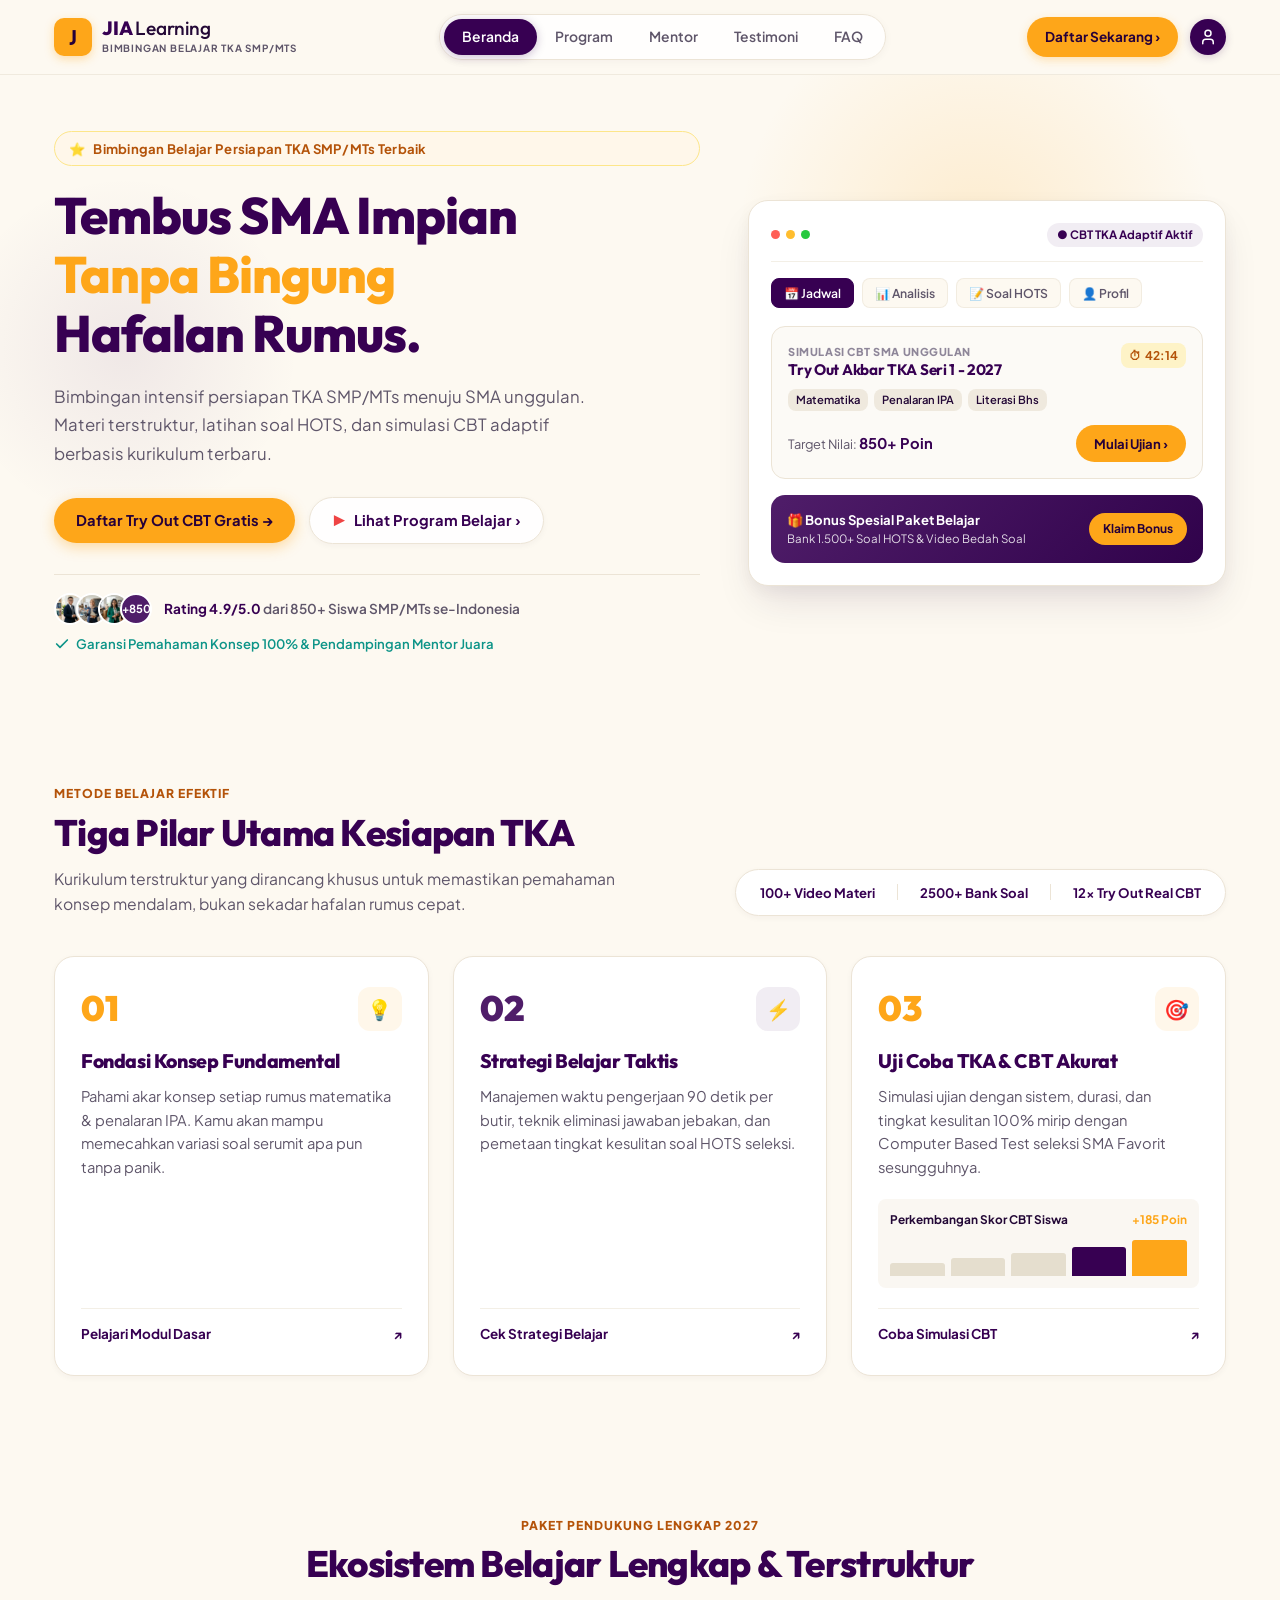
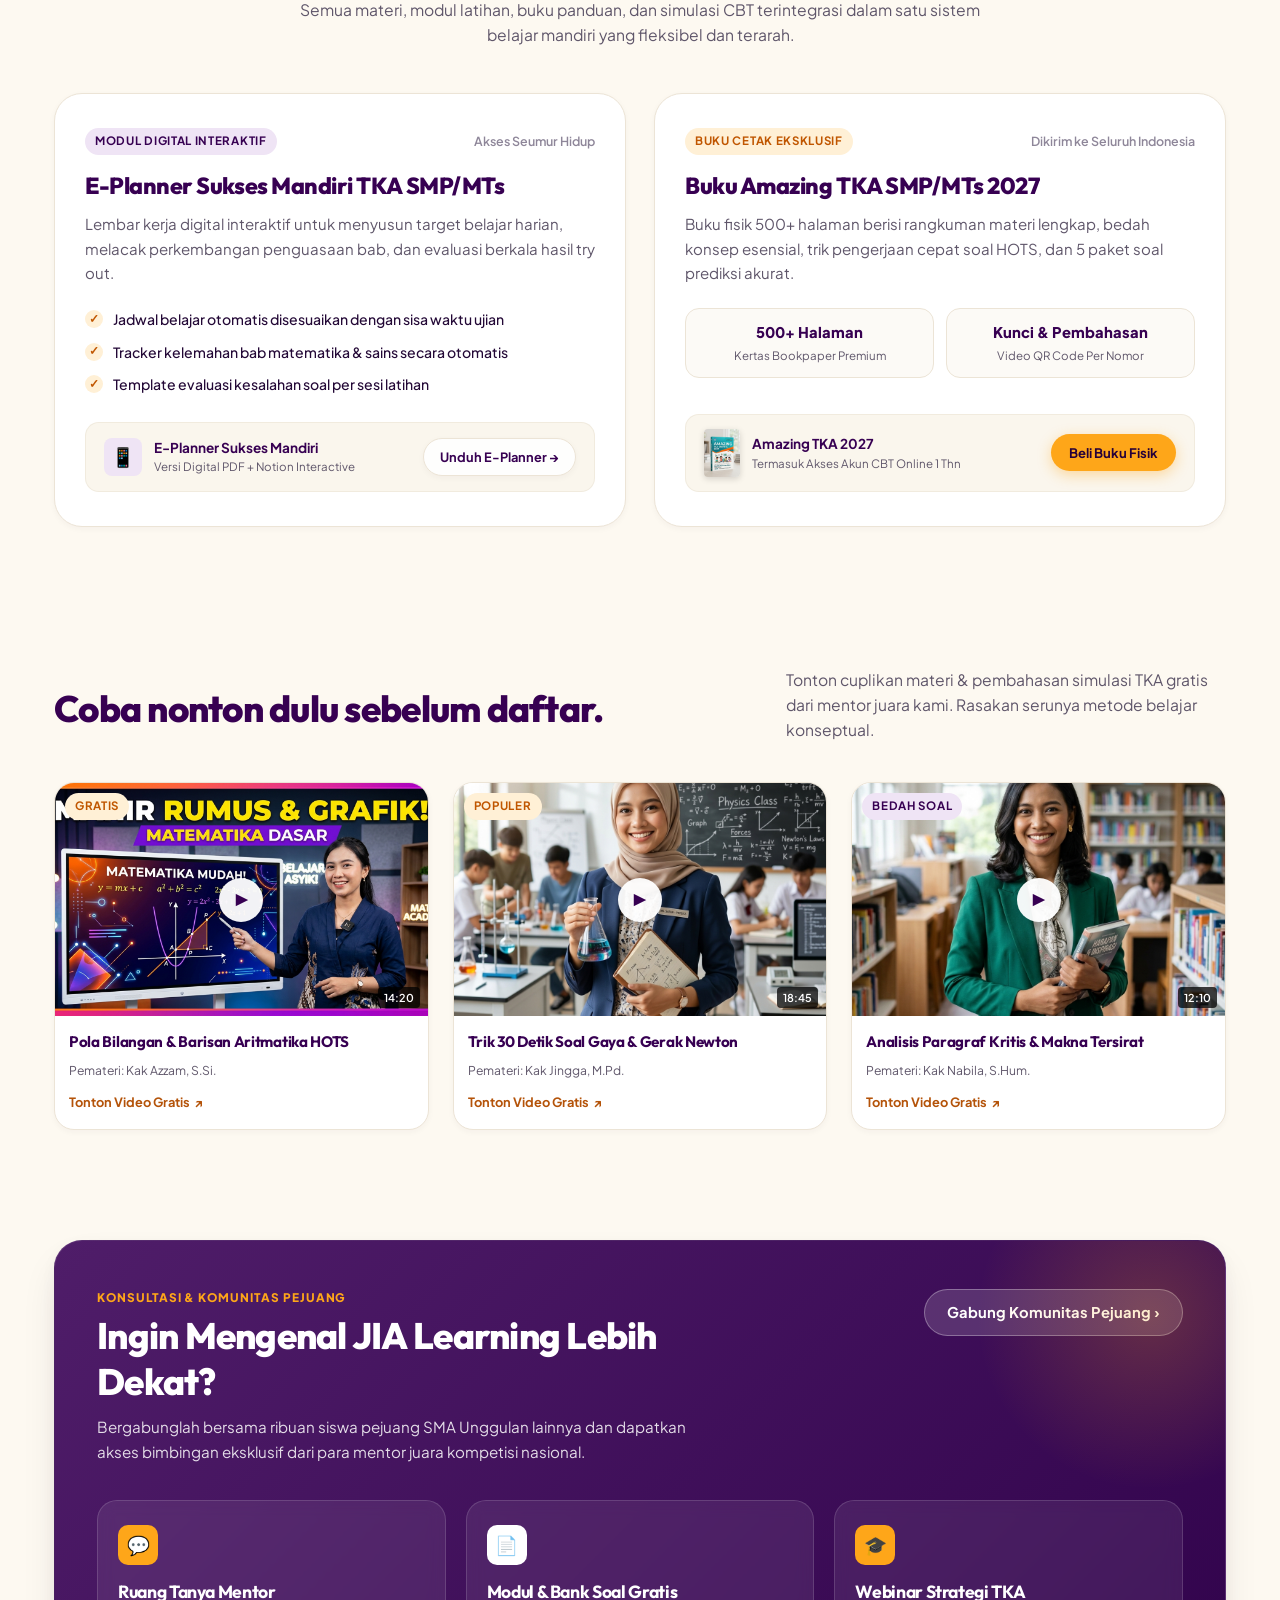
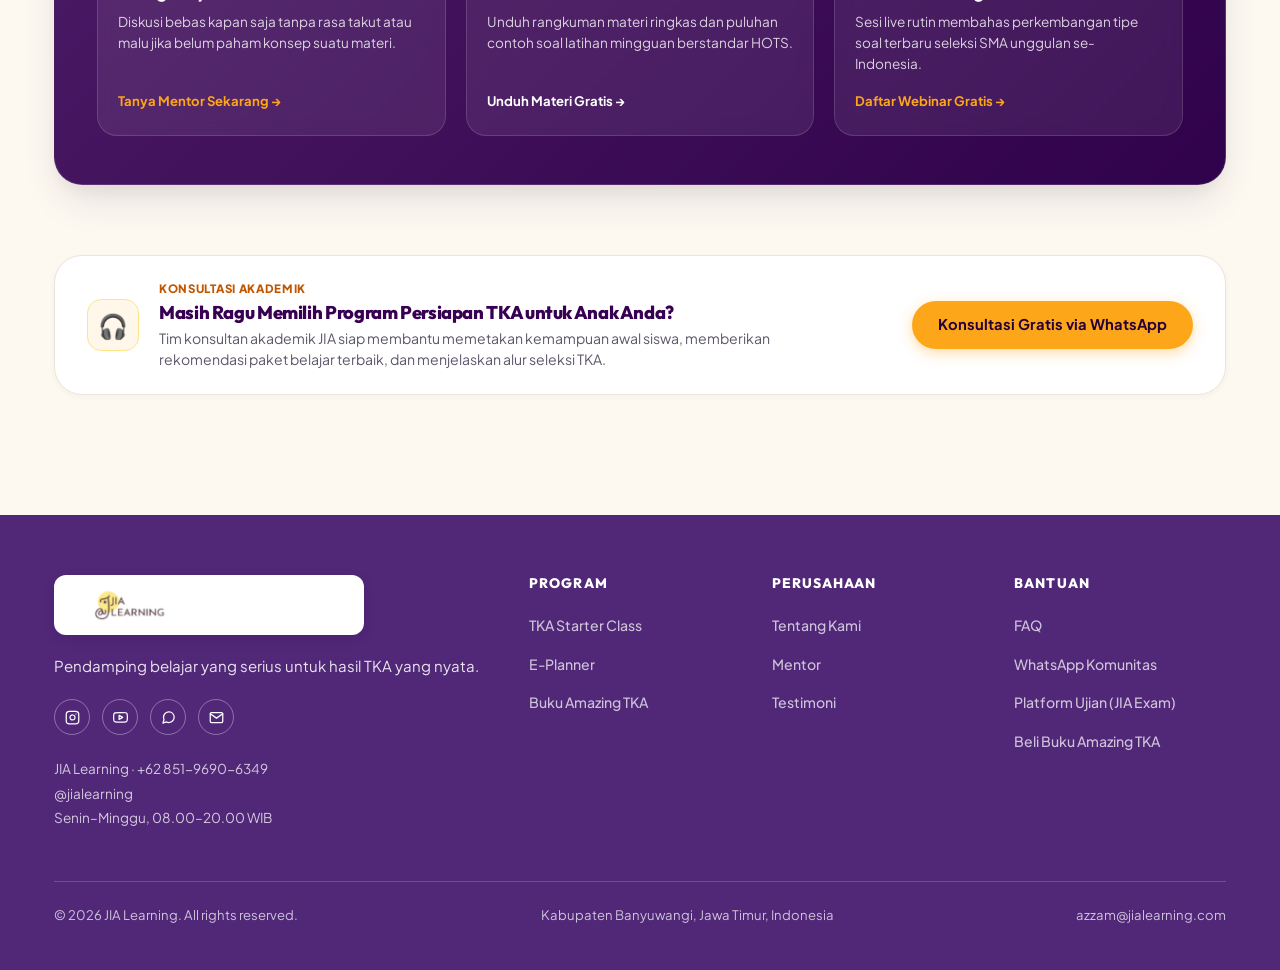
<file: index.html>
<!DOCTYPE html>
<html lang="id">
<head>
  <meta charset="UTF-8">
  <meta name="viewport" content="width=device-width, initial-scale=1.0">
  <title>JIA Learning - Tembus SMA Impian Tanpa Bingung Hafalan Rumus</title>
  <meta name="description" content="Bimbingan intensif persiapan TKA SMP/MTs menuju SMA unggulan. Materi terstruktur, latihan soal HOTS, dan simulasi CBT adaptif berbasis kurikulum terbaru.">
  <link rel="stylesheet" href="style.css">
</head>
<body>

  <!-- Site Header -->
  <header class="site-header">
    <div class="container navbar">
      <!-- Brand Logo -->
      <a href="index.html" class="brand-logo" id="headerLogo">
        <div class="brand-icon">J</div>
        <div class="brand-text-wrap">
          <div class="brand-title">JIA <span>Learning</span></div>
          <div class="brand-subtitle">Bimbingan Belajar TKA SMP/MTs</div>
        </div>
      </a>

      <!-- Floating Nav Pills -->
      <nav class="nav-pill-container" aria-label="Main Navigation">
        <a href="index.html" class="nav-link active">Beranda</a>
        <a href="program.html" class="nav-link">Program</a>
        <a href="mentor.html" class="nav-link">Mentor</a>
        <a href="testimoni.html" class="nav-link">Testimoni</a>
        <a href="faq.html" class="nav-link">FAQ</a>
      </nav>

      <!-- Right Actions -->
      <div class="header-actions">
        <a href="https://wa.me/6281234567890?text=Halo%20Admin%20JIA%2C%20saya%20ingin%20daftar%20program%20TKA%202027" target="_blank" class="btn btn-header-cta" id="ctaHeaderBtn">
          Daftar Sekarang &rsaquo;
        </a>
        <div class="user-avatar-btn" title="Akun Siswa">
          <svg width="18" height="18" viewBox="0 0 24 24" fill="none" stroke="currentColor" stroke-width="2" stroke-linecap="round" stroke-linejoin="round">
            <path d="M19 21v-2a4 4 0 0 0-4-4H9a4 4 0 0 0-4 4v2"></path>
            <circle cx="12" cy="7" r="4"></circle>
          </svg>
        </div>
        <button class="mobile-toggle" id="mobileMenuToggle" aria-label="Open Menu">☰</button>
      </div>
    </div>

    <!-- Mobile Drawer Menu -->
    <div class="mobile-menu-drawer" id="mobileDrawer">
      <a href="index.html" class="mobile-nav-link active">Beranda</a>
      <a href="program.html" class="mobile-nav-link">Program Belajar</a>
      <a href="mentor.html" class="mobile-nav-link">Mentor Juara</a>
      <a href="testimoni.html" class="mobile-nav-link">Testimoni Siswa & Orang Tua</a>
      <a href="faq.html" class="mobile-nav-link">FAQ & Pusat Bantuan</a>
      <a href="https://wa.me/6281234567890?text=Halo%20Admin%20JIA%20Learning" class="btn btn-primary" style="margin-top: 10px;">Daftar Sekarang</a>
    </div>
  </header>

  <!-- Hero Section -->
  <section class="hero-section">
    <div class="hero-glow-bg"></div>
    <div class="hero-glow-purple"></div>
    <div class="container hero-grid">
      <!-- Hero Left Content -->
      <div class="hero-content">
        <div class="badge-soft">
          <span>⭐</span> Bimbingan Belajar Persiapan TKA SMP/MTs Terbaik
        </div>

        <h1 class="hero-title">
          Tembus SMA Impian<br>
          <span class="text-orange">Tanpa Bingung</span><br>
          Hafalan Rumus.
        </h1>

        <p class="hero-subtitle">
          Bimbingan intensif persiapan TKA SMP/MTs menuju SMA unggulan. Materi terstruktur, latihan soal HOTS, dan simulasi CBT adaptif berbasis kurikulum terbaru.
        </p>

        <div class="hero-cta-group">
          <a href="program.html" class="btn btn-primary" id="heroCtaPrimary">
            Daftar Try Out CBT Gratis &rarr;
          </a>
          <a href="mentor.html" class="btn btn-secondary" id="heroCtaSecondary">
            <span style="color: #EF4444; font-size: 0.9rem;">▶</span> Lihat Program Belajar &rsaquo;
          </a>
        </div>

        <div class="hero-trust-proof">
          <div class="proof-row">
            <div class="avatar-stack">
              <img src="mentor_azzam.jpg" alt="Siswa JIA 1">
              <img src="mentor_jingga.jpg" alt="Siswa JIA 2">
              <img src="mentor_nabila.jpg" alt="Siswa JIA 3">
              <div class="stack-avatar">+850</div>
            </div>
            <div class="proof-text">
              <strong>Rating 4.9/5.0</strong> dari 850+ Siswa SMP/MTs se-Indonesia
            </div>
          </div>
          <div class="proof-badge-guarantee">
            <svg width="16" height="16" viewBox="0 0 24 24" fill="none" stroke="currentColor" stroke-width="2.5" stroke-linecap="round" stroke-linejoin="round">
              <polyline points="20 6 9 17 4 12"></polyline>
            </svg>
            Garansi Pemahaman Konsep 100% & Pendampingan Mentor Juara
          </div>
        </div>
      </div>

      <!-- Hero Right: Interactive Mockup Card -->
      <div class="cbt-mockup-card" id="heroInteractiveCard">
        <div class="cbt-window-bar">
          <div class="window-dots">
            <span class="dot-red"></span>
            <span class="dot-yellow"></span>
            <span class="dot-green"></span>
          </div>
          <div class="cbt-status-pill">● CBT TKA Adaptif Aktif</div>
        </div>

        <div class="cbt-tabs">
          <button class="cbt-tab-btn active" data-tab="jadwal">📅 Jadwal</button>
          <button class="cbt-tab-btn" data-tab="analisis">📊 Analisis</button>
          <button class="cbt-tab-btn" data-tab="soal">📝 Soal HOTS</button>
          <button class="cbt-tab-btn" data-tab="profil">👤 Profil</button>
        </div>

        <div class="cbt-test-box">
          <div class="cbt-test-header">
            <div>
              <div style="font-size: 0.68rem; font-weight: 800; text-transform: uppercase; color: #8E8699; letter-spacing: 0.05em;">Simulasi CBT SMA Unggulan</div>
              <h3 class="cbt-test-title">Try Out Akbar TKA Seri 1 - 2027</h3>
            </div>
            <div class="cbt-timer-badge">
              <span>⏱</span> <span id="cbtTimer">42:15</span>
            </div>
          </div>

          <div class="cbt-tags">
            <span class="cbt-tag">Matematika</span>
            <span class="cbt-tag">Penalaran IPA</span>
            <span class="cbt-tag">Literasi Bhs</span>
          </div>

          <div class="cbt-progress-row">
            <div class="cbt-score-target">
              Target Nilai: <strong>850+ Poin</strong>
            </div>
            <a href="program.html" class="btn cbt-btn-start">Mulai Ujian &rsaquo;</a>
          </div>
        </div>

        <div class="cbt-promo-banner">
          <div>
            <div class="promo-title">🎁 Bonus Spesial Paket Belajar</div>
            <div class="promo-sub">Bank 1.500+ Soal HOTS & Video Bedah Soal</div>
          </div>
          <a href="program.html" class="btn promo-btn">Klaim Bonus</a>
        </div>
      </div>
    </div>
  </section>

  <!-- Section 2: Tiga Pilar Utama Kesiapan TKA -->
  <section class="section-pilar">
    <div class="container">
      <div class="section-header-split">
        <div class="section-head-text">
          <div class="section-tag">METODE BELAJAR EFEKTIF</div>
          <h2 class="section-title">Tiga Pilar Utama Kesiapan TKA</h2>
          <p class="section-desc">
            Kurikulum terstruktur yang dirancang khusus untuk memastikan pemahaman konsep mendalam, bukan sekadar hafalan rumus cepat.
          </p>
        </div>
        <div class="stats-badges-container">
          <div class="stat-pill-item">100+ Video Materi</div>
          <div class="stat-pill-divider"></div>
          <div class="stat-pill-item">2500+ Bank Soal</div>
          <div class="stat-pill-divider"></div>
          <div class="stat-pill-item">12x Try Out Real CBT</div>
        </div>
      </div>

      <div class="swipe-hint"><span>👉</span> Geser ke samping untuk lihat 3 pilar</div>
      <div class="pilar-cards-grid">
        <!-- Card 01 -->
        <div class="pilar-card">
          <div class="pilar-card-top">
            <div class="pilar-num">01</div>
            <div class="pilar-icon-wrap">💡</div>
          </div>
          <div>
            <h3 class="pilar-title">Fondasi Konsep Fundamental</h3>
            <p class="pilar-desc">
              Pahami akar konsep setiap rumus matematika & penalaran IPA. Kamu akan mampu memecahkan variasi soal serumit apa pun tanpa panik.
            </p>
          </div>
          <a href="program.html" class="pilar-link">
            <span>Pelajari Modul Dasar</span>
            <span>↗</span>
          </a>
        </div>

        <!-- Card 02 -->
        <div class="pilar-card card-purple">
          <div class="pilar-card-top">
            <div class="pilar-num">02</div>
            <div class="pilar-icon-wrap">⚡</div>
          </div>
          <div>
            <h3 class="pilar-title">Strategi Belajar Taktis</h3>
            <p class="pilar-desc">
              Manajemen waktu pengerjaan 90 detik per butir, teknik eliminasi jawaban jebakan, dan pemetaan tingkat kesulitan soal HOTS seleksi.
            </p>
          </div>
          <a href="program.html" class="pilar-link">
            <span>Cek Strategi Belajar</span>
            <span>↗</span>
          </a>
        </div>

        <!-- Card 03 -->
        <div class="pilar-card">
          <div class="pilar-card-top">
            <div class="pilar-num">03</div>
            <div class="pilar-icon-wrap">🎯</div>
          </div>
          <div>
            <h3 class="pilar-title">Uji Coba TKA & CBT Akurat</h3>
            <p class="pilar-desc">
              Simulasi ujian dengan sistem, durasi, dan tingkat kesulitan 100% mirip dengan Computer Based Test seleksi SMA Favorit sesungguhnya.
            </p>
            <div class="pilar-mini-chart">
              <div class="chart-header">
                <span>Perkembangan Skor CBT Siswa</span>
                <span class="text-orange">+185 Poin</span>
              </div>
              <div class="chart-bars">
                <div class="chart-bar" style="height: 35%;"></div>
                <div class="chart-bar" style="height: 48%;"></div>
                <div class="chart-bar" style="height: 60%;"></div>
                <div class="chart-bar active" style="height: 78%;"></div>
                <div class="chart-bar highlight" style="height: 95%;"></div>
              </div>
            </div>
          </div>
          <a href="program.html" class="pilar-link">
            <span>Coba Simulasi CBT</span>
            <span>↗</span>
          </a>
        </div>
      </div>
    </div>
  </section>

  <!-- Section 3: Ekosistem Belajar Lengkap & Terstruktur -->
  <section class="section-ekosistem">
    <div class="container">
      <div class="section-header-center">
        <div class="section-tag">PAKET PENDUKUNG LENGKAP 2027</div>
        <h2 class="section-title">Ekosistem Belajar Lengkap & Terstruktur</h2>
        <p class="section-desc">
          Semua materi, modul latihan, buku panduan, dan simulasi CBT terintegrasi dalam satu sistem belajar mandiri yang fleksibel dan terarah.
        </p>
      </div>

      <div class="swipe-hint"><span>👉</span> Geser ke samping untuk modul & buku</div>
      <div class="ekosistem-grid">
        <!-- E-Planner Card -->
        <div class="ekosistem-card">
          <div>
            <div class="card-top-tags">
              <span class="badge-pill-tag purple">MODUL DIGITAL INTERAKTIF</span>
              <span class="subtag">Akses Seumur Hidup</span>
            </div>
            <h3 class="ekosistem-title">E-Planner Sukses Mandiri TKA SMP/MTs</h3>
            <p class="ekosistem-desc">
              Lembar kerja digital interaktif untuk menyusun target belajar harian, melacak perkembangan penguasaan bab, dan evaluasi berkala hasil try out.
            </p>

            <ul class="check-list">
              <li class="check-item">
                <span class="check-icon">✓</span>
                <span>Jadwal belajar otomatis disesuaikan dengan sisa waktu ujian</span>
              </li>
              <li class="check-item">
                <span class="check-icon">✓</span>
                <span>Tracker kelemahan bab matematika & sains secara otomatis</span>
              </li>
              <li class="check-item">
                <span class="check-icon">✓</span>
                <span>Template evaluasi kesalahan soal per sesi latihan</span>
              </li>
            </ul>
          </div>

          <div class="ekosistem-card-footer">
            <div class="footer-item-info">
              <div style="width: 38px; height: 38px; background: #EFE4F5; border-radius: 8px; display: flex; align-items: center; justify-content: center; font-size: 1.2rem;">
                📱
              </div>
              <div>
                <div class="footer-text-name">E-Planner Sukses Mandiri</div>
                <div class="footer-text-meta">Versi Digital PDF + Notion Interactive</div>
              </div>
            </div>
            <a href="program.html" class="btn btn-secondary" style="padding: 8px 16px; font-size: 0.8rem;">
              Unduh E-Planner &rarr;
            </a>
          </div>
        </div>

        <!-- Buku Amazing TKA Card -->
        <div class="ekosistem-card">
          <div>
            <div class="card-top-tags">
              <span class="badge-pill-tag orange">BUKU CETAK EKSKLUSIF</span>
              <span class="subtag">Dikirim ke Seluruh Indonesia</span>
            </div>
            <h3 class="ekosistem-title">Buku Amazing TKA SMP/MTs 2027</h3>
            <p class="ekosistem-desc">
              Buku fisik 500+ halaman berisi rangkuman materi lengkap, bedah konsep esensial, trik pengerjaan cepat soal HOTS, dan 5 paket soal prediksi akurat.
            </p>

            <div class="specs-grid">
              <div class="spec-box">
                <div class="spec-box-title">500+ Halaman</div>
                <div class="spec-box-sub">Kertas Bookpaper Premium</div>
              </div>
              <div class="spec-box">
                <div class="spec-box-title">Kunci & Pembahasan</div>
                <div class="spec-box-sub">Video QR Code Per Nomor</div>
              </div>
            </div>
          </div>

          <div class="ekosistem-card-footer">
            <div class="footer-item-info">
              <img src="book_amazing_tka.jpg" alt="Buku Amazing TKA" class="footer-thumb">
              <div>
                <div class="footer-text-name">Amazing TKA 2027</div>
                <div class="footer-text-meta">Termasuk Akses Akun CBT Online 1 Thn</div>
              </div>
            </div>
            <a href="program.html" class="btn btn-primary" style="padding: 8px 18px; font-size: 0.82rem;">
              Beli Buku Fisik
            </a>
          </div>
        </div>
      </div>
    </div>
  </section>

  <!-- Section 4: Coba Nonton Dulu Sebelum Daftar -->
  <section class="section-video">
    <div class="container">
      <div class="section-header-split">
        <div class="section-head-text">
          <h2 class="section-title">Coba nonton dulu sebelum daftar.</h2>
        </div>
        <p class="section-desc" style="max-width: 440px;">
          Tonton cuplikan materi & pembahasan simulasi TKA gratis dari mentor juara kami. Rasakan serunya metode belajar konseptual.
        </p>
      </div>

      <div class="swipe-hint"><span>👉</span> Geser ke samping untuk video materi</div>
      <div class="video-grid">
        <!-- Video 1 -->
        <div class="video-card">
          <div class="video-thumb-container">
            <img src="video_math_tka.jpg" alt="Matematika TKA" class="video-thumb-img">
            <div class="video-play-btn">▶</div>
            <div class="video-badge-top">
              <span class="badge-pill-tag orange">GRATIS</span>
            </div>
            <div class="video-duration">14:20</div>
          </div>
          <div class="video-card-body">
            <h4 class="video-card-title">Pola Bilangan & Barisan Aritmatika HOTS</h4>
            <div class="video-card-mentor">Pemateri: Kak Azzam, S.Si.</div>
            <div class="video-card-link">
              <span>Tonton Video Gratis</span> <span>↗</span>
            </div>
          </div>
        </div>

        <!-- Video 2 -->
        <div class="video-card">
          <div class="video-thumb-container">
            <img src="mentor_jingga.jpg" alt="Sains IPA" class="video-thumb-img">
            <div class="video-play-btn">▶</div>
            <div class="video-badge-top">
              <span class="badge-pill-tag orange">POPULER</span>
            </div>
            <div class="video-duration">18:45</div>
          </div>
          <div class="video-card-body">
            <h4 class="video-card-title">Trik 30 Detik Soal Gaya & Gerak Newton</h4>
            <div class="video-card-mentor">Pemateri: Kak Jingga, M.Pd.</div>
            <div class="video-card-link">
              <span>Tonton Video Gratis</span> <span>↗</span>
            </div>
          </div>
        </div>

        <!-- Video 3 -->
        <div class="video-card">
          <div class="video-thumb-container">
            <img src="mentor_nabila.jpg" alt="Bahasa Indonesia" class="video-thumb-img">
            <div class="video-play-btn">▶</div>
            <div class="video-badge-top">
              <span class="badge-pill-tag purple">BEDAH SOAL</span>
            </div>
            <div class="video-duration">12:10</div>
          </div>
          <div class="video-card-body">
            <h4 class="video-card-title">Analisis Paragraf Kritis & Makna Tersirat</h4>
            <div class="video-card-mentor">Pemateri: Kak Nabila, S.Hum.</div>
            <div class="video-card-link">
              <span>Tonton Video Gratis</span> <span>↗</span>
            </div>
          </div>
        </div>
      </div>
    </div>
  </section>

  <!-- Section 5: Ingin Mengenal JIA Learning Lebih Dekat? (Dark Card) -->
  <section class="section-dark-banner">
    <div class="container">
      <div class="dark-banner-card">
        <div class="dark-banner-header">
          <div class="dark-banner-head-text">
            <div class="dark-banner-tag">KONSULTASI & KOMUNITAS PEJUANG</div>
            <h2 class="dark-banner-title">Ingin Mengenal JIA Learning Lebih Dekat?</h2>
            <p class="dark-banner-subtitle">
              Bergabunglah bersama ribuan siswa pejuang SMA Unggulan lainnya dan dapatkan akses bimbingan eksklusif dari para mentor juara kompetisi nasional.
            </p>
          </div>
          <a href="https://t.me/" target="_blank" class="btn btn-ghost-white">
            Gabung Komunitas Pejuang &rsaquo;
          </a>
        </div>

        <div class="swipe-hint" style="color: var(--color-accent);"><span>👉</span> Geser ke samping untuk opsi komunitas</div>
        <div class="dark-banner-grid">
          <div class="dark-feature-box">
            <div class="dark-feature-icon">💬</div>
            <h3 class="dark-feature-title">Ruang Tanya Mentor</h3>
            <p class="dark-feature-desc">
              Diskusi bebas kapan saja tanpa rasa takut atau malu jika belum paham konsep suatu materi.
            </p>
            <a href="mentor.html" class="dark-feature-link">Tanya Mentor Sekarang &rarr;</a>
          </div>

          <div class="dark-feature-box box-white">
            <div class="dark-feature-icon">📄</div>
            <h3 class="dark-feature-title">Modul & Bank Soal Gratis</h3>
            <p class="dark-feature-desc">
              Unduh rangkuman materi ringkas dan puluhan contoh soal latihan mingguan berstandar HOTS.
            </p>
            <a href="program.html" class="dark-feature-link" style="color: #FFFFFF;">Unduh Materi Gratis &rarr;</a>
          </div>

          <div class="dark-feature-box">
            <div class="dark-feature-icon">🎓</div>
            <h3 class="dark-feature-title">Webinar Strategi TKA</h3>
            <p class="dark-feature-desc">
              Sesi live rutin membahas perkembangan tipe soal terbaru seleksi SMA unggulan se-Indonesia.
            </p>
            <a href="program.html" class="dark-feature-link">Daftar Webinar Gratis &rarr;</a>
          </div>
        </div>
      </div>
    </div>
  </section>

  <!-- Section 6: Consultation Callout Strip -->
  <section class="section-consultation-strip">
    <div class="container">
      <div class="consultation-card">
        <div class="consultation-left">
          <div class="consultation-icon">🎧</div>
          <div>
            <div style="font-size: 0.72rem; font-weight: 800; text-transform: uppercase; color: #C05600; letter-spacing: 0.06em; margin-bottom: 2px;">KONSULTASI AKADEMIK</div>
            <h3 class="consultation-title">Masih Ragu Memilih Program Persiapan TKA untuk Anak Anda?</h3>
            <p class="consultation-desc">
              Tim konsultan akademik JIA siap membantu memetakan kemampuan awal siswa, memberikan rekomendasi paket belajar terbaik, dan menjelaskan alur seleksi TKA.
            </p>
          </div>
        </div>
        <a href="https://wa.me/6281234567890?text=Halo%20Admin%20JIA%2C%20saya%20ingin%20konsultasi%20pemilihan%20paket%20belajar%20TKA" target="_blank" class="btn btn-primary" style="padding: 12px 26px;">
          Konsultasi Gratis via WhatsApp
        </a>
      </div>
    </div>
  </section>

  <!-- Site Footer (Exact Match with Reference Image) -->
  <footer class="site-footer">
    <div class="container">
      <div class="footer-top-grid">
        <!-- Brand Col -->
        <div class="footer-brand-col">
          <div class="footer-logo-card">
            <img src="jia_logo.png" alt="JIA LEARNING">
          </div>
          <p class="footer-tagline">
            Pendamping belajar yang serius untuk hasil TKA yang nyata.
          </p>
          <div class="footer-social-row">
            <a href="https://instagram.com/jialearning" target="_blank" class="footer-social-btn" title="Instagram">
              <svg width="15" height="15" viewBox="0 0 24 24" fill="none" stroke="currentColor" stroke-width="2" stroke-linecap="round" stroke-linejoin="round">
                <rect x="2" y="2" width="20" height="20" rx="5" ry="5"></rect>
                <path d="M16 11.37A4 4 0 1 1 12.63 8 4 4 0 0 1 16 11.37z"></path>
                <line x1="17.5" y1="6.5" x2="17.51" y2="6.5"></line>
              </svg>
            </a>
            <a href="https://youtube.com/@jialearning" target="_blank" class="footer-social-btn" title="YouTube">
              <svg width="15" height="15" viewBox="0 0 24 24" fill="none" stroke="currentColor" stroke-width="2" stroke-linecap="round" stroke-linejoin="round">
                <path d="M22.54 6.42a2.78 2.78 0 0 0-1.94-2C18.88 4 12 4 12 4s-6.88 0-8.6.46a2.78 2.78 0 0 0-1.94 2A29 29 0 0 0 1 11.75a29 29 0 0 0 .46 5.33A2.78 2.78 0 0 0 3.4 19c1.72.46 8.6.46 8.6.46s6.88 0 8.6-.46a2.78 2.78 0 0 0 1.94-2 29 29 0 0 0 .46-5.25 29 29 0 0 0-.46-5.33z"></path>
                <polygon points="9.75 15.02 15.5 11.75 9.75 8.48 9.75 15.02"></polygon>
              </svg>
            </a>
            <a href="https://wa.me/6285196906349" target="_blank" class="footer-social-btn" title="WhatsApp">
              <svg width="15" height="15" viewBox="0 0 24 24" fill="none" stroke="currentColor" stroke-width="2" stroke-linecap="round" stroke-linejoin="round">
                <path d="M21 11.5a8.38 8.38 0 0 1-.9 3.8 8.5 8.5 0 0 1-7.6 4.7 8.38 8.38 0 0 1-3.8-.9L3 21l1.9-5.7a8.38 8.38 0 0 1-.9-3.8 8.5 8.5 0 0 1 4.7-7.6 8.38 8.38 0 0 1 3.8-.9h.5a8.48 8.48 0 0 1 8 8v.5z"></path>
              </svg>
            </a>
            <a href="mailto:azzam@jialearning.com" class="footer-social-btn" title="Email">
              <svg width="15" height="15" viewBox="0 0 24 24" fill="none" stroke="currentColor" stroke-width="2" stroke-linecap="round" stroke-linejoin="round">
                <path d="M4 4h16c1.1 0 2 .9 2 2v12c0 1.1-.9 2-2 2H4c-1.1 0-2-.9-2-2V6c0-1.1.9-2 2-2z"></path>
                <polyline points="22,6 12,13 2,6"></polyline>
              </svg>
            </a>
          </div>
          <div class="footer-contact-details">
            <div>JIA Learning · +62 851-9690-6349</div>
            <div>@jialearning</div>
            <div>Senin–Minggu, 08.00–20.00 WIB</div>
          </div>
        </div>

        <!-- Col 2: Program -->
        <div>
          <h4 class="footer-column-title">PROGRAM</h4>
          <ul class="footer-nav-list">
            <li><a href="program.html">TKA Starter Class</a></li>
            <li><a href="program.html">E-Planner</a></li>
            <li><a href="program.html">Buku Amazing TKA</a></li>
          </ul>
        </div>

        <!-- Col 3: Perusahaan -->
        <div>
          <h4 class="footer-column-title">PERUSAHAAN</h4>
          <ul class="footer-nav-list">
            <li><a href="index.html">Tentang Kami</a></li>
            <li><a href="mentor.html">Mentor</a></li>
            <li><a href="testimoni.html">Testimoni</a></li>
          </ul>
        </div>

        <!-- Col 4: Bantuan -->
        <div>
          <h4 class="footer-column-title">BANTUAN</h4>
          <ul class="footer-nav-list">
            <li><a href="faq.html">FAQ</a></li>
            <li><a href="https://wa.me/6285196906349" target="_blank">WhatsApp Komunitas</a></li>
            <li><a href="program.html">Platform Ujian (JIA Exam)</a></li>
            <li><a href="program.html">Beli Buku Amazing TKA</a></li>
          </ul>
        </div>
      </div>

      <hr class="footer-bottom-divider">

      <div class="footer-bottom-bar">
        <div>© 2026 JIA Learning. All rights reserved.</div>
        <div>Kabupaten Banyuwangi, Jawa Timur, Indonesia</div>
        <div><a href="mailto:azzam@jialearning.com">azzam@jialearning.com</a></div>
      </div>
    </div>
  </footer>

  <!-- Video Modal Popup -->
  <div class="video-modal-backdrop" id="videoModal">
    <div class="video-modal-content">
      <div class="video-modal-header">
        <div class="video-modal-title" id="videoModalTitle">Cuplikan Pembelajaran TKA</div>
        <button class="modal-close-btn" id="modalClose">&times;</button>
      </div>
      <div class="video-player-container">
        <img src="video_math_tka.jpg" alt="Video Player Preview" style="width: 100%; height: 100%; object-fit: cover; opacity: 0.9;">
        <div style="position: absolute; text-align: center; color: #FFFFFF;">
          <div style="width: 60px; height: 60px; border-radius: 50%; background: #FEA619; color: #230836; display: flex; align-items: center; justify-content: center; font-size: 1.6rem; margin: 0 auto 10px; box-shadow: 0 4px 18px rgba(254, 166, 25, 0.5);">
            ▶
          </div>
          <div style="font-weight: 700; font-size: 0.95rem;">Video Preview Sedang Dimainkan</div>
          <div style="font-size: 0.8rem; opacity: 0.8;">Klik di luar untuk menutup</div>
        </div>
      </div>
    </div>
  </div>

  <!-- Page Switcher Dock (Helper Bar) -->
  <div class="page-switch-dock">
    <span class="dock-label">Halaman Desain:</span>
    <a href="index.html" class="dock-link active">1. Beranda</a>
    <a href="program.html" class="dock-link">2. Program</a>
    <a href="mentor.html" class="dock-link">3. Mentor</a>
    <a href="testimoni.html" class="dock-link">4. Testimoni</a>
    <a href="faq.html" class="dock-link">5. FAQ</a>
  </div>

  <!-- Floating Mobile Action Bar -->
  <div class="mobile-bottom-bar" id="mobileBottomBar">
    <div class="mobile-bottom-inner">
      <div class="mobile-bottom-info">
        <span class="mobile-bottom-badge">TRY OUT CBT 2027</span>
        <span class="mobile-bottom-title">Simulasi Ujian Gratis</span>
      </div>
      <a href="program.html" class="btn btn-primary mobile-bottom-cta">
        Daftar CBT &rsaquo;
      </a>
    </div>
  </div>
  
  <script src="script.js"></script>
</body>
</html>
</file>
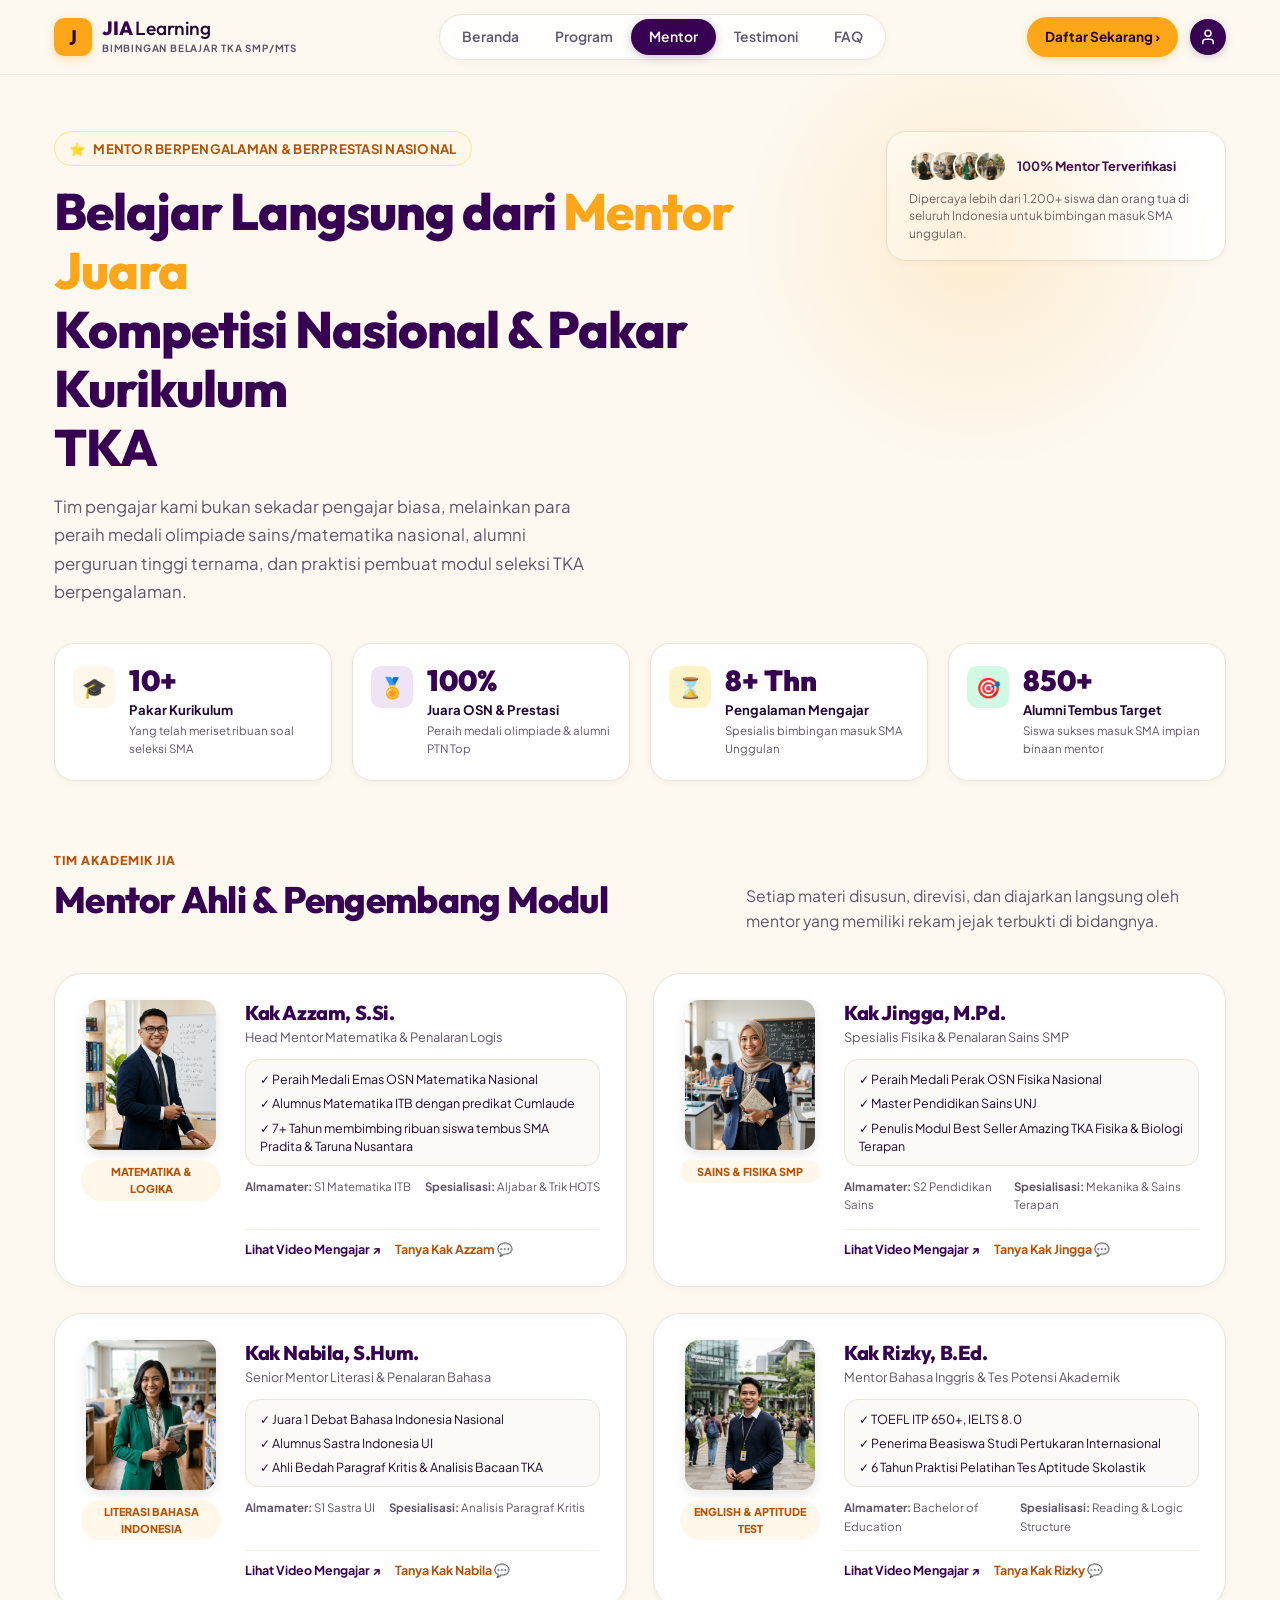
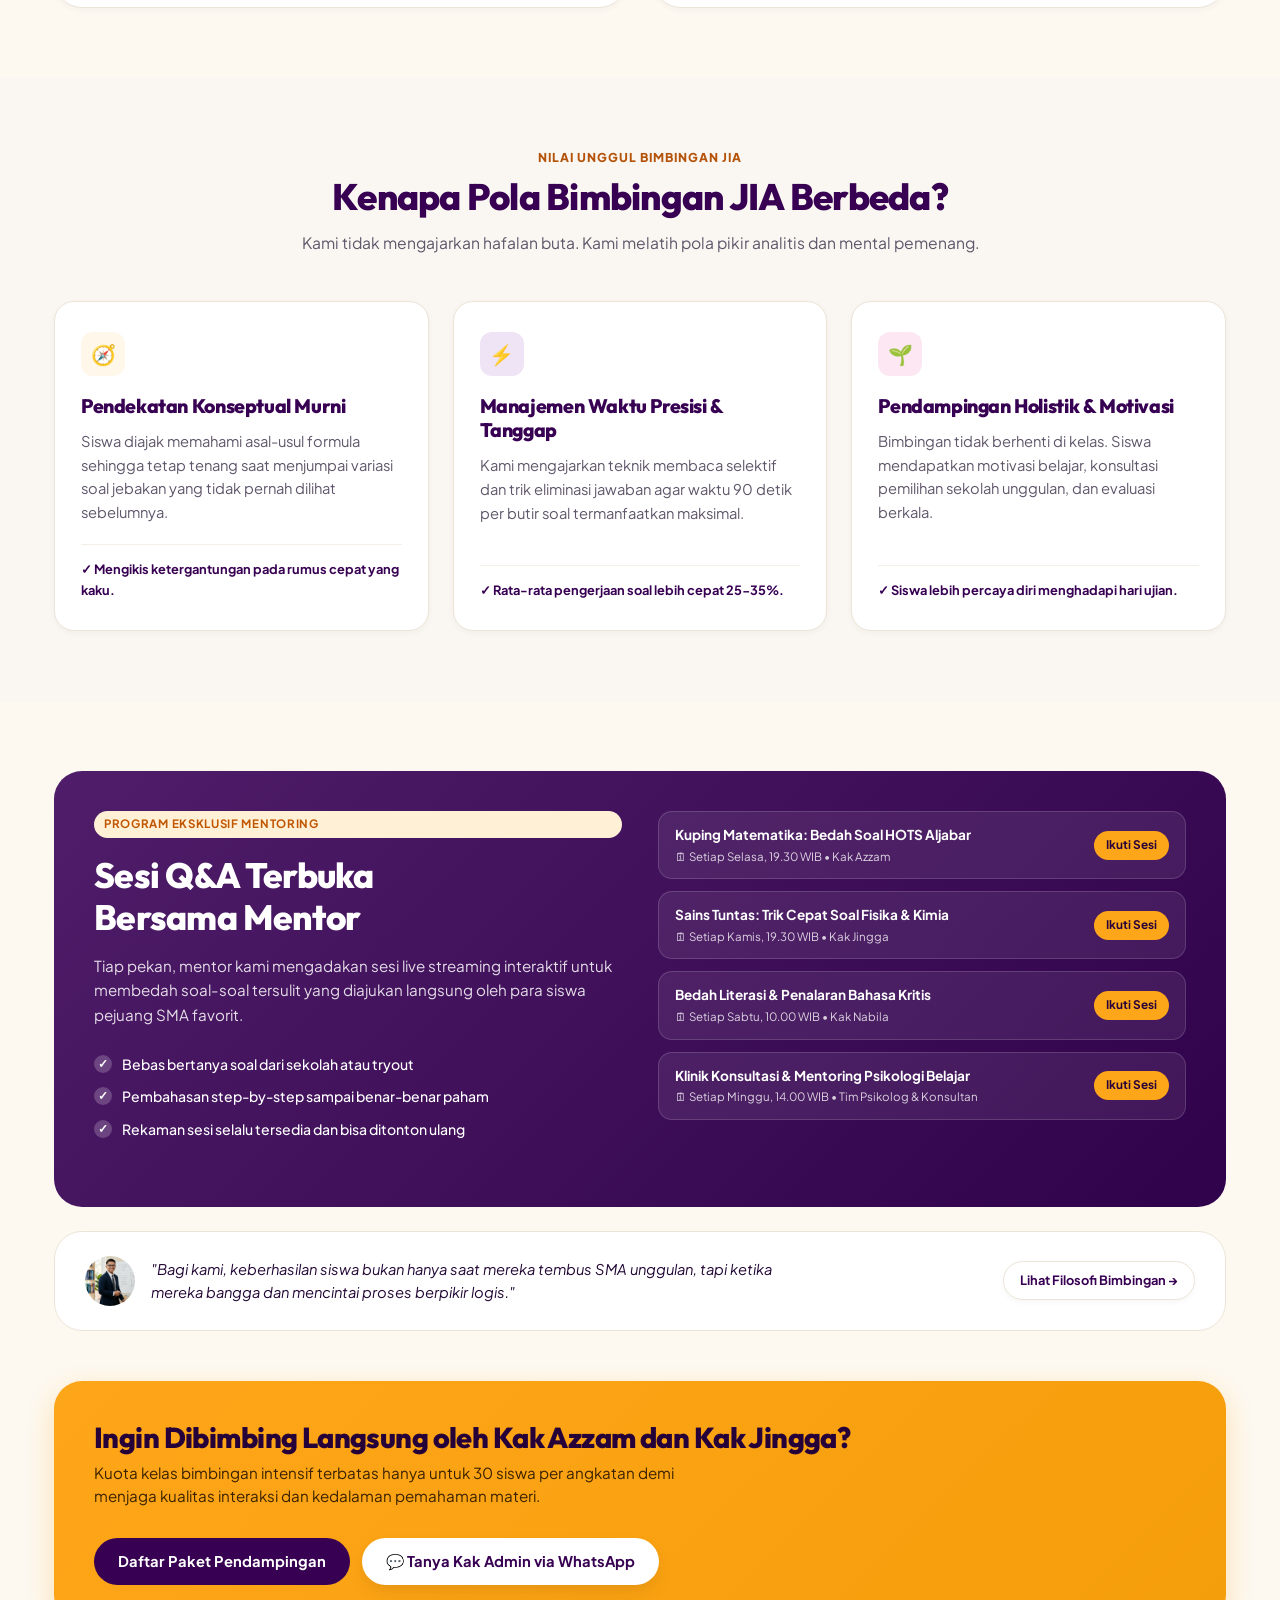
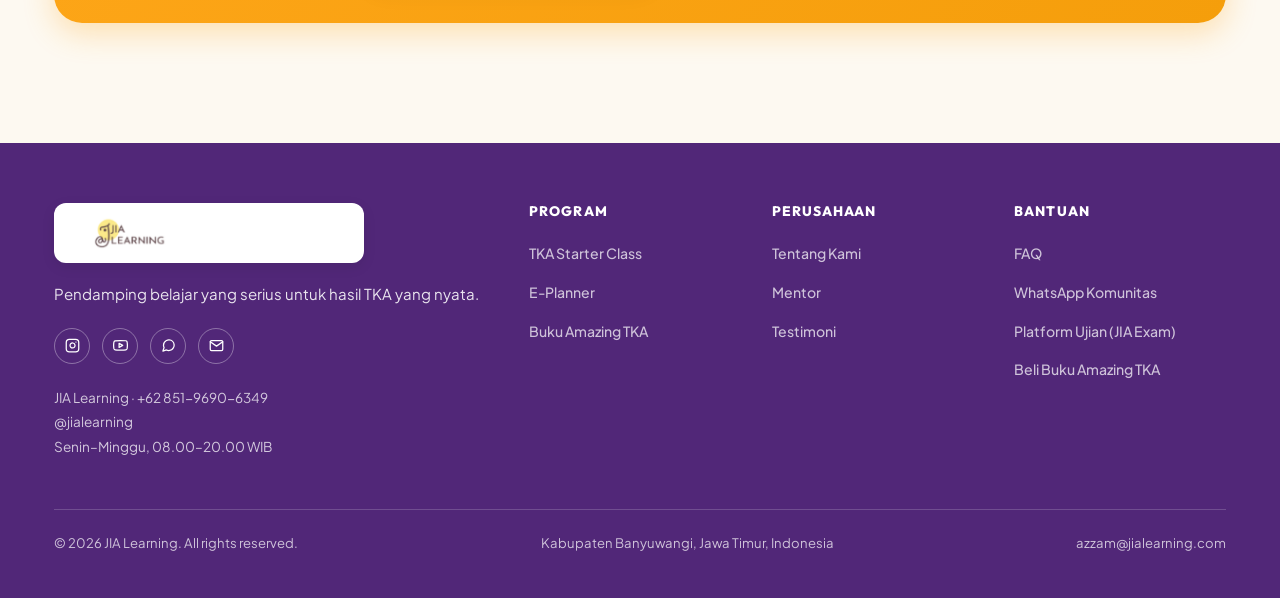
<file: mentor.html>
<!DOCTYPE html>
<html lang="id">
<head>
  <meta charset="UTF-8">
  <meta name="viewport" content="width=device-width, initial-scale=1.0">
  <title>Mentor Juara Kompetisi Nasional & Pakar Kurikulum TKA - JIA Learning</title>
  <meta name="description" content="Belajar langsung dari mentor juara olimpiade nasional dan pakar kurikulum TKA SMP/MTs. Pemahaman konsep mendalam dan trik cepat soal HOTS.">
  <link rel="stylesheet" href="style.css">
</head>
<body>

  <!-- Site Header -->
  <header class="site-header">
    <div class="container navbar">
      <!-- Brand Logo -->
      <a href="index.html" class="brand-logo">
        <div class="brand-icon">J</div>
        <div class="brand-text-wrap">
          <div class="brand-title">JIA <span>Learning</span></div>
          <div class="brand-subtitle">Bimbingan Belajar TKA SMP/MTs</div>
        </div>
      </a>

      <!-- Floating Nav Pills -->
      <nav class="nav-pill-container" aria-label="Main Navigation">
        <a href="index.html" class="nav-link">Beranda</a>
        <a href="program.html" class="nav-link">Program</a>
        <a href="mentor.html" class="nav-link active">Mentor</a>
        <a href="testimoni.html" class="nav-link">Testimoni</a>
        <a href="faq.html" class="nav-link">FAQ</a>
      </nav>

      <!-- Right Actions -->
      <div class="header-actions">
        <a href="https://wa.me/6281234567890?text=Halo%20Admin%20JIA%2C%20saya%20ingin%20dibimbing%20mentor%20TKA" target="_blank" class="btn btn-header-cta">
          Daftar Sekarang &rsaquo;
        </a>
        <div class="user-avatar-btn" title="Akun Siswa">
          <svg width="18" height="18" viewBox="0 0 24 24" fill="none" stroke="currentColor" stroke-width="2" stroke-linecap="round" stroke-linejoin="round">
            <path d="M19 21v-2a4 4 0 0 0-4-4H9a4 4 0 0 0-4 4v2"></path>
            <circle cx="12" cy="7" r="4"></circle>
          </svg>
        </div>
        <button class="mobile-toggle" id="mobileMenuToggle" aria-label="Open Menu">☰</button>
      </div>
    </div>

    <!-- Mobile Drawer Menu -->
    <div class="mobile-menu-drawer" id="mobileDrawer">
      <a href="index.html" class="mobile-nav-link">Beranda</a>
      <a href="program.html" class="mobile-nav-link">Program Belajar</a>
      <a href="mentor.html" class="mobile-nav-link active">Mentor Juara</a>
      <a href="testimoni.html" class="mobile-nav-link">Testimoni Siswa & Orang Tua</a>
      <a href="faq.html" class="mobile-nav-link">FAQ & Pusat Bantuan</a>
      <a href="https://wa.me/6281234567890" class="btn btn-primary" style="margin-top: 10px;">Daftar Sekarang</a>
    </div>
  </header>

  <!-- Hero Section -->
  <section class="hero-section" style="padding-bottom: 20px;">
    <div class="hero-glow-bg"></div>
    <div class="container">
      <div style="display: flex; align-items: flex-start; justify-content: space-between; gap: 40px; flex-wrap: wrap;">
        <div style="max-width: 680px;">
          <div class="badge-soft" style="margin-bottom: 16px;">
            <span>⭐</span> MENTOR BERPENGALAMAN & BERPRESTASI NASIONAL
          </div>
          <h1 class="hero-title" style="margin-bottom: 16px;">
            Belajar Langsung dari <span class="text-orange">Mentor Juara</span><br>
            Kompetisi Nasional & Pakar Kurikulum<br>
            TKA
          </h1>
          <p class="hero-subtitle">
            Tim pengajar kami bukan sekadar pengajar biasa, melainkan para peraih medali olimpiade sains/matematika nasional, alumni perguruan tinggi ternama, dan praktisi pembuat modul seleksi TKA berpengalaman.
          </p>
        </div>

        <div style="background: #FFFFFF; border: 1px solid var(--color-card-border); border-radius: var(--radius-lg); padding: 18px 22px; box-shadow: var(--shadow-sm); max-width: 340px;">
          <div style="display: flex; align-items: center; gap: 10px; margin-bottom: 8px;">
            <div class="avatar-stack">
              <img src="mentor_azzam.jpg" alt="Azzam">
              <img src="mentor_jingga.jpg" alt="Jingga">
              <img src="mentor_nabila.jpg" alt="Nabila">
              <img src="mentor_rizky.jpg" alt="Rizky">
            </div>
            <div style="font-size: 0.8rem; font-weight: 700; color: var(--color-primary);">100% Mentor Terverifikasi</div>
          </div>
          <div style="font-size: 0.74rem; color: var(--text-muted); line-height: 1.45;">
            Dipercaya lebih dari 1.200+ siswa dan orang tua di seluruh Indonesia untuk bimbingan masuk SMA unggulan.
          </div>
        </div>
      </div>

      <!-- 4 Stats Cards Row -->
      <div class="stats-cards-row">
        <div class="stat-metric-card">
          <div class="stat-metric-icon">🎓</div>
          <div>
            <div class="stat-metric-val">10+</div>
            <div class="stat-metric-label">Pakar Kurikulum</div>
            <div class="stat-metric-sub">Yang telah meriset ribuan soal seleksi SMA</div>
          </div>
        </div>

        <div class="stat-metric-card">
          <div class="stat-metric-icon" style="background: #EFE4F5; color: var(--color-primary);">🏅</div>
          <div>
            <div class="stat-metric-val">100%</div>
            <div class="stat-metric-label">Juara OSN & Prestasi</div>
            <div class="stat-metric-sub">Peraih medali olimpiade & alumni PTN Top</div>
          </div>
        </div>

        <div class="stat-metric-card">
          <div class="stat-metric-icon" style="background: #FEF3C7; color: #D97706;">⌛</div>
          <div>
            <div class="stat-metric-val">8+ Thn</div>
            <div class="stat-metric-label">Pengalaman Mengajar</div>
            <div class="stat-metric-sub">Spesialis bimbingan masuk SMA Unggulan</div>
          </div>
        </div>

        <div class="stat-metric-card">
          <div class="stat-metric-icon" style="background: #D1FAE5; color: #065F46;">🎯</div>
          <div>
            <div class="stat-metric-val">850+</div>
            <div class="stat-metric-label">Alumni Tembus Target</div>
            <div class="stat-metric-sub">Siswa sukses masuk SMA impian binaan mentor</div>
          </div>
        </div>
      </div>
    </div>
  </section>

  <!-- Section: Mentor Ahli & Pengembang Modul -->
  <section class="section-pilar" style="padding-top: 50px;">
    <div class="container">
      <div class="section-header-split">
        <div class="section-head-text">
          <div class="section-tag">TIM AKADEMIK JIA</div>
          <h2 class="section-title">Mentor Ahli & Pengembang Modul</h2>
        </div>
        <p class="section-desc" style="max-width: 480px;">
          Setiap materi disusun, direvisi, dan diajarkan langsung oleh mentor yang memiliki rekam jejak terbukti di bidangnya.
        </p>
      </div>

      <div class="swipe-hint"><span>👉</span> Geser ke samping untuk lihat mentor juara</div>
      <div class="mentor-grid">
        <!-- Mentor 1: Kak Azzam -->
        <div class="mentor-card">
          <div class="mentor-avatar-col">
            <img src="mentor_azzam.jpg" alt="Kak Azzam, S.Si." class="mentor-avatar-img">
            <span class="mentor-tag-subtes">MATEMATIKA & LOGIKA</span>
          </div>
          <div class="mentor-info-col">
            <h3 class="mentor-name">Kak Azzam, S.Si.</h3>
            <div class="mentor-role">Head Mentor Matematika & Penalaran Logis</div>
            
            <div class="mentor-achievement-box">
              <ul>
                <li>✓ Peraih Medali Emas OSN Matematika Nasional</li>
                <li>✓ Alumnus Matematika ITB dengan predikat Cumlaude</li>
                <li>✓ 7+ Tahun membimbing ribuan siswa tembus SMA Pradita & Taruna Nusantara</li>
              </ul>
            </div>

            <div class="mentor-meta-row">
              <div><strong>Almamater:</strong> S1 Matematika ITB</div>
              <div><strong>Spesialisasi:</strong> Aljabar & Trik HOTS</div>
            </div>

            <div class="mentor-actions-row">
              <a href="index.html#cuplikan" class="mentor-action-link">Lihat Video Mengajar ↗</a>
              <a href="https://wa.me/6281234567890?text=Halo%20Admin%20JIA%2C%20saya%20ingin%20tanya%20tentang%20bimbingan%20Kak%20Azzam" class="mentor-action-link" style="color: var(--color-accent-text);">Tanya Kak Azzam 💬</a>
            </div>
          </div>
        </div>

        <!-- Mentor 2: Kak Jingga -->
        <div class="mentor-card">
          <div class="mentor-avatar-col">
            <img src="mentor_jingga.jpg" alt="Kak Jingga, M.Pd." class="mentor-avatar-img">
            <span class="mentor-tag-subtes">SAINS & FISIKA SMP</span>
          </div>
          <div class="mentor-info-col">
            <h3 class="mentor-name">Kak Jingga, M.Pd.</h3>
            <div class="mentor-role">Spesialis Fisika & Penalaran Sains SMP</div>
            
            <div class="mentor-achievement-box">
              <ul>
                <li>✓ Peraih Medali Perak OSN Fisika Nasional</li>
                <li>✓ Master Pendidikan Sains UNJ</li>
                <li>✓ Penulis Modul Best Seller Amazing TKA Fisika & Biologi Terapan</li>
              </ul>
            </div>

            <div class="mentor-meta-row">
              <div><strong>Almamater:</strong> S2 Pendidikan Sains</div>
              <div><strong>Spesialisasi:</strong> Mekanika & Sains Terapan</div>
            </div>

            <div class="mentor-actions-row">
              <a href="index.html#cuplikan" class="mentor-action-link">Lihat Video Mengajar ↗</a>
              <a href="https://wa.me/6281234567890?text=Halo%20Admin%20JIA%2C%20saya%20ingin%20tanya%20tentang%20bimbingan%20Kak%20Jingga" class="mentor-action-link" style="color: var(--color-accent-text);">Tanya Kak Jingga 💬</a>
            </div>
          </div>
        </div>

        <!-- Mentor 3: Kak Nabila -->
        <div class="mentor-card">
          <div class="mentor-avatar-col">
            <img src="mentor_nabila.jpg" alt="Kak Nabila, S.Hum." class="mentor-avatar-img">
            <span class="mentor-tag-subtes">LITERASI BAHASA INDONESIA</span>
          </div>
          <div class="mentor-info-col">
            <h3 class="mentor-name">Kak Nabila, S.Hum.</h3>
            <div class="mentor-role">Senior Mentor Literasi & Penalaran Bahasa</div>
            
            <div class="mentor-achievement-box">
              <ul>
                <li>✓ Juara 1 Debat Bahasa Indonesia Nasional</li>
                <li>✓ Alumnus Sastra Indonesia UI</li>
                <li>✓ Ahli Bedah Paragraf Kritis & Analisis Bacaan TKA</li>
              </ul>
            </div>

            <div class="mentor-meta-row">
              <div><strong>Almamater:</strong> S1 Sastra UI</div>
              <div><strong>Spesialisasi:</strong> Analisis Paragraf Kritis</div>
            </div>

            <div class="mentor-actions-row">
              <a href="index.html#cuplikan" class="mentor-action-link">Lihat Video Mengajar ↗</a>
              <a href="https://wa.me/6281234567890?text=Halo%20Admin%20JIA%2C%20saya%20ingin%20tanya%20tentang%20bimbingan%20Kak%20Nabila" class="mentor-action-link" style="color: var(--color-accent-text);">Tanya Kak Nabila 💬</a>
            </div>
          </div>
        </div>

        <!-- Mentor 4: Kak Rizky -->
        <div class="mentor-card">
          <div class="mentor-avatar-col">
            <img src="mentor_rizky.jpg" alt="Kak Rizky, B.Ed." class="mentor-avatar-img">
            <span class="mentor-tag-subtes">ENGLISH & APTITUDE TEST</span>
          </div>
          <div class="mentor-info-col">
            <h3 class="mentor-name">Kak Rizky, B.Ed.</h3>
            <div class="mentor-role">Mentor Bahasa Inggris & Tes Potensi Akademik</div>
            
            <div class="mentor-achievement-box">
              <ul>
                <li>✓ TOEFL ITP 650+, IELTS 8.0</li>
                <li>✓ Penerima Beasiswa Studi Pertukaran Internasional</li>
                <li>✓ 6 Tahun Praktisi Pelatihan Tes Aptitude Skolastik</li>
              </ul>
            </div>

            <div class="mentor-meta-row">
              <div><strong>Almamater:</strong> Bachelor of Education</div>
              <div><strong>Spesialisasi:</strong> Reading & Logic Structure</div>
            </div>

            <div class="mentor-actions-row">
              <a href="index.html#cuplikan" class="mentor-action-link">Lihat Video Mengajar ↗</a>
              <a href="https://wa.me/6281234567890?text=Halo%20Admin%20JIA%2C%20saya%20ingin%20tanya%20tentang%20bimbingan%20Kak%20Rizky" class="mentor-action-link" style="color: var(--color-accent-text);">Tanya Kak Rizky 💬</a>
            </div>
          </div>
        </div>
      </div>
    </div>
  </section>

  <!-- Section: Kenapa Pola Bimbingan JIA Berbeda? -->
  <section class="section-pilar" style="background: #FAF7F2; padding: 70px 0;">
    <div class="container">
      <div class="section-header-center">
        <div class="section-tag">NILAI UNGGUL BIMBINGAN JIA</div>
        <h2 class="section-title">Kenapa Pola Bimbingan JIA Berbeda?</h2>
        <p class="section-desc">
          Kami tidak mengajarkan hafalan buta. Kami melatih pola pikir analitis dan mental pemenang.
        </p>
      </div>

      <div class="pilar-cards-grid">
        <div class="pilar-card">
          <div class="pilar-card-top">
            <div class="pilar-icon-wrap" style="background: #FFF7EA; color: #C05600;">🧭</div>
          </div>
          <h3 class="pilar-title">Pendekatan Konseptual Murni</h3>
          <p class="pilar-desc">
            Siswa diajak memahami asal-usul formula sehingga tetap tenang saat menjumpai variasi soal jebakan yang tidak pernah dilihat sebelumnya.
          </p>
          <div style="font-size: 0.8rem; font-weight: 700; color: var(--color-primary); padding-top: 14px; border-top: 1px solid var(--color-card-border-light); margin-top: auto;">
            ✓ Mengikis ketergantungan pada rumus cepat yang kaku.
          </div>
        </div>

        <div class="pilar-card card-purple">
          <div class="pilar-card-top">
            <div class="pilar-icon-wrap" style="background: #EFE4F5; color: var(--color-primary);">⚡</div>
          </div>
          <h3 class="pilar-title">Manajemen Waktu Presisi & Tanggap</h3>
          <p class="pilar-desc">
            Kami mengajarkan teknik membaca selektif dan trik eliminasi jawaban agar waktu 90 detik per butir soal termanfaatkan maksimal.
          </p>
          <div style="font-size: 0.8rem; font-weight: 700; color: var(--color-primary); padding-top: 14px; border-top: 1px solid var(--color-card-border-light); margin-top: auto;">
            ✓ Rata-rata pengerjaan soal lebih cepat 25-35%.
          </div>
        </div>

        <div class="pilar-card">
          <div class="pilar-card-top">
            <div class="pilar-icon-wrap" style="background: #FCE7F3; color: #BE185D;">🌱</div>
          </div>
          <h3 class="pilar-title">Pendampingan Holistik & Motivasi</h3>
          <p class="pilar-desc">
            Bimbingan tidak berhenti di kelas. Siswa mendapatkan motivasi belajar, konsultasi pemilihan sekolah unggulan, dan evaluasi berkala.
          </p>
          <div style="font-size: 0.8rem; font-weight: 700; color: var(--color-primary); padding-top: 14px; border-top: 1px solid var(--color-card-border-light); margin-top: auto;">
            ✓ Siswa lebih percaya diri menghadapi hari ujian.
          </div>
        </div>
      </div>
    </div>
  </section>

  <!-- Section: Sesi Q&A Terbuka Bersama Mentor -->
  <section class="section-dark-banner" style="padding-top: 20px;">
    <div class="container">
      <div class="qa-session-box">
        <div class="qa-left-info">
          <span class="badge-pill-tag orange">PROGRAM EKSKLUSIF MENTORING</span>
          <h2 style="font-size: 2.2rem; font-weight: 800; color: #FFFFFF; line-height: 1.2;">
            Sesi Q&A Terbuka<br>Bersama Mentor
          </h2>
          <p style="font-size: 0.95rem; opacity: 0.85; line-height: 1.6;">
            Tiap pekan, mentor kami mengadakan sesi live streaming interaktif untuk membedah soal-soal tersulit yang diajukan langsung oleh para siswa pejuang SMA favorit.
          </p>
          <ul class="check-list" style="margin-top: 10px;">
            <li class="check-item" style="color: #FFFFFF;"><span class="check-icon" style="background: rgba(255,255,255,0.2); color: #fff;">✓</span><span>Bebas bertanya soal dari sekolah atau tryout</span></li>
            <li class="check-item" style="color: #FFFFFF;"><span class="check-icon" style="background: rgba(255,255,255,0.2); color: #fff;">✓</span><span>Pembahasan step-by-step sampai benar-benar paham</span></li>
            <li class="check-item" style="color: #FFFFFF;"><span class="check-icon" style="background: rgba(255,255,255,0.2); color: #fff;">✓</span><span>Rekaman sesi selalu tersedia dan bisa ditonton ulang</span></li>
          </ul>
        </div>

        <div class="qa-schedule-list">
          <div class="qa-schedule-item">
            <div>
              <div class="qa-item-title">Kuping Matematika: Bedah Soal HOTS Aljabar</div>
              <div class="qa-item-time">🗓 Setiap Selasa, 19.30 WIB • Kak Azzam</div>
            </div>
            <a href="program.html" class="qa-item-btn">Ikuti Sesi</a>
          </div>

          <div class="qa-schedule-item">
            <div>
              <div class="qa-item-title">Sains Tuntas: Trik Cepat Soal Fisika & Kimia</div>
              <div class="qa-item-time">🗓 Setiap Kamis, 19.30 WIB • Kak Jingga</div>
            </div>
            <a href="program.html" class="qa-item-btn">Ikuti Sesi</a>
          </div>

          <div class="qa-schedule-item">
            <div>
              <div class="qa-item-title">Bedah Literasi & Penalaran Bahasa Kritis</div>
              <div class="qa-item-time">🗓 Setiap Sabtu, 10.00 WIB • Kak Nabila</div>
            </div>
            <a href="program.html" class="qa-item-btn">Ikuti Sesi</a>
          </div>

          <div class="qa-schedule-item">
            <div>
              <div class="qa-item-title">Klinik Konsultasi & Mentoring Psikologi Belajar</div>
              <div class="qa-item-time">🗓 Setiap Minggu, 14.00 WIB • Tim Psikolog & Konsultan</div>
            </div>
            <a href="program.html" class="qa-item-btn">Ikuti Sesi</a>
          </div>
        </div>
      </div>

      <!-- Quote Callout Card -->
      <div style="background: #FFFFFF; border: 1px solid var(--color-card-border); border-radius: var(--radius-xl); padding: 24px 30px; margin-top: 24px; display: flex; align-items: center; justify-content: space-between; gap: 20px; flex-wrap: wrap;">
        <div style="display: flex; align-items: center; gap: 16px; max-width: 720px;">
          <img src="mentor_azzam.jpg" alt="Azzam" style="width: 50px; height: 50px; border-radius: 50%; object-fit: cover;">
          <div style="font-size: 0.92rem; font-style: italic; color: var(--text-main); line-height: 1.5;">
            "Bagi kami, keberhasilan siswa bukan hanya saat mereka tembus SMA unggulan, tapi ketika mereka bangga dan mencintai proses berpikir logis."
          </div>
        </div>
        <a href="program.html" class="btn btn-secondary" style="font-size: 0.8rem; padding: 8px 16px;">
          Lihat Filosofi Bimbingan &rarr;
        </a>
      </div>

      <!-- Orange CTA Strip -->
      <div class="mentor-orange-strip">
        <div>
          <h2 class="mentor-orange-title">Ingin Dibimbing Langsung oleh Kak Azzam dan Kak Jingga?</h2>
          <p class="mentor-orange-sub">
            Kuota kelas bimbingan intensif terbatas hanya untuk 30 siswa per angkatan demi menjaga kualitas interaksi dan kedalaman pemahaman materi.
          </p>
        </div>
        <div style="display: flex; gap: 12px; flex-wrap: wrap;">
          <a href="program.html" class="btn btn-dark" style="padding: 12px 24px;">
            Daftar Paket Pendampingan
          </a>
          <a href="https://wa.me/6281234567890?text=Halo%20Kak%20Admin%20JIA%2C%20saya%20ingin%20tanya%20kuota%20mentoring" target="_blank" class="btn btn-white" style="padding: 12px 24px;">
            💬 Tanya Kak Admin via WhatsApp
          </a>
        </div>
      </div>
    </div>
  </section>

  <!-- Site Footer -->
  <footer class="site-footer">
    <div class="container">
      <div class="footer-top-grid">
        <!-- Brand Col -->
        <div class="footer-brand-col">
          <div class="footer-logo-card">
            <img src="jia_logo.png" alt="JIA LEARNING">
          </div>
          <p class="footer-tagline">
            Pendamping belajar yang serius untuk hasil TKA yang nyata.
          </p>
          <div class="footer-social-row">
            <a href="https://instagram.com/jialearning" target="_blank" class="footer-social-btn" title="Instagram">
              <svg width="15" height="15" viewBox="0 0 24 24" fill="none" stroke="currentColor" stroke-width="2" stroke-linecap="round" stroke-linejoin="round">
                <rect x="2" y="2" width="20" height="20" rx="5" ry="5"></rect>
                <path d="M16 11.37A4 4 0 1 1 12.63 8 4 4 0 0 1 16 11.37z"></path>
                <line x1="17.5" y1="6.5" x2="17.51" y2="6.5"></line>
              </svg>
            </a>
            <a href="https://youtube.com/@jialearning" target="_blank" class="footer-social-btn" title="YouTube">
              <svg width="15" height="15" viewBox="0 0 24 24" fill="none" stroke="currentColor" stroke-width="2" stroke-linecap="round" stroke-linejoin="round">
                <path d="M22.54 6.42a2.78 2.78 0 0 0-1.94-2C18.88 4 12 4 12 4s-6.88 0-8.6.46a2.78 2.78 0 0 0-1.94 2A29 29 0 0 0 1 11.75a29 29 0 0 0 .46 5.33A2.78 2.78 0 0 0 3.4 19c1.72.46 8.6.46 8.6.46s6.88 0 8.6-.46a2.78 2.78 0 0 0 1.94-2 29 29 0 0 0 .46-5.25 29 29 0 0 0-.46-5.33z"></path>
                <polygon points="9.75 15.02 15.5 11.75 9.75 8.48 9.75 15.02"></polygon>
              </svg>
            </a>
            <a href="https://wa.me/6285196906349" target="_blank" class="footer-social-btn" title="WhatsApp">
              <svg width="15" height="15" viewBox="0 0 24 24" fill="none" stroke="currentColor" stroke-width="2" stroke-linecap="round" stroke-linejoin="round">
                <path d="M21 11.5a8.38 8.38 0 0 1-.9 3.8 8.5 8.5 0 0 1-7.6 4.7 8.38 8.38 0 0 1-3.8-.9L3 21l1.9-5.7a8.38 8.38 0 0 1-.9-3.8 8.5 8.5 0 0 1 4.7-7.6 8.38 8.38 0 0 1 3.8-.9h.5a8.48 8.48 0 0 1 8 8v.5z"></path>
              </svg>
            </a>
            <a href="mailto:azzam@jialearning.com" class="footer-social-btn" title="Email">
              <svg width="15" height="15" viewBox="0 0 24 24" fill="none" stroke="currentColor" stroke-width="2" stroke-linecap="round" stroke-linejoin="round">
                <path d="M4 4h16c1.1 0 2 .9 2 2v12c0 1.1-.9 2-2 2H4c-1.1 0-2-.9-2-2V6c0-1.1.9-2 2-2z"></path>
                <polyline points="22,6 12,13 2,6"></polyline>
              </svg>
            </a>
          </div>
          <div class="footer-contact-details">
            <div>JIA Learning · +62 851-9690-6349</div>
            <div>@jialearning</div>
            <div>Senin–Minggu, 08.00–20.00 WIB</div>
          </div>
        </div>

        <!-- Col 2: Program -->
        <div>
          <h4 class="footer-column-title">PROGRAM</h4>
          <ul class="footer-nav-list">
            <li><a href="program.html">TKA Starter Class</a></li>
            <li><a href="program.html">E-Planner</a></li>
            <li><a href="program.html">Buku Amazing TKA</a></li>
          </ul>
        </div>

        <!-- Col 3: Perusahaan -->
        <div>
          <h4 class="footer-column-title">PERUSAHAAN</h4>
          <ul class="footer-nav-list">
            <li><a href="index.html">Tentang Kami</a></li>
            <li><a href="mentor.html">Mentor</a></li>
            <li><a href="testimoni.html">Testimoni</a></li>
          </ul>
        </div>

        <!-- Col 4: Bantuan -->
        <div>
          <h4 class="footer-column-title">BANTUAN</h4>
          <ul class="footer-nav-list">
            <li><a href="faq.html">FAQ</a></li>
            <li><a href="https://wa.me/6285196906349" target="_blank">WhatsApp Komunitas</a></li>
            <li><a href="program.html">Platform Ujian (JIA Exam)</a></li>
            <li><a href="program.html">Beli Buku Amazing TKA</a></li>
          </ul>
        </div>
      </div>

      <hr class="footer-bottom-divider">

      <div class="footer-bottom-bar">
        <div>© 2026 JIA Learning. All rights reserved.</div>
        <div>Kabupaten Banyuwangi, Jawa Timur, Indonesia</div>
        <div><a href="mailto:azzam@jialearning.com">azzam@jialearning.com</a></div>
      </div>
    </div>
  </footer>

  <!-- Page Switcher Dock -->
  <div class="page-switch-dock">
    <span class="dock-label">Halaman Desain:</span>
    <a href="index.html" class="dock-link">1. Beranda</a>
    <a href="program.html" class="dock-link">2. Program</a>
    <a href="mentor.html" class="dock-link active">3. Mentor</a>
    <a href="testimoni.html" class="dock-link">4. Testimoni</a>
    <a href="faq.html" class="dock-link">5. FAQ</a>
  </div>

  <!-- Floating Mobile Action Bar -->
  <div class="mobile-bottom-bar" id="mobileBottomBar">
    <div class="mobile-bottom-inner">
      <div class="mobile-bottom-info">
        <span class="mobile-bottom-badge">MENTOR JUARA TKA</span>
        <span class="mobile-bottom-title">Konsultasi dengan Mentor</span>
      </div>
      <a href="https://wa.me/6281234567890?text=Halo%20Admin%20JIA%2C%20saya%20ingin%20tanya%20bimbingan%20mentor" target="_blank" class="btn btn-primary mobile-bottom-cta">
        Tanya Mentor &rsaquo;
      </a>
    </div>
  </div>

  <script src="script.js"></script>
</body>
</html>
</file>
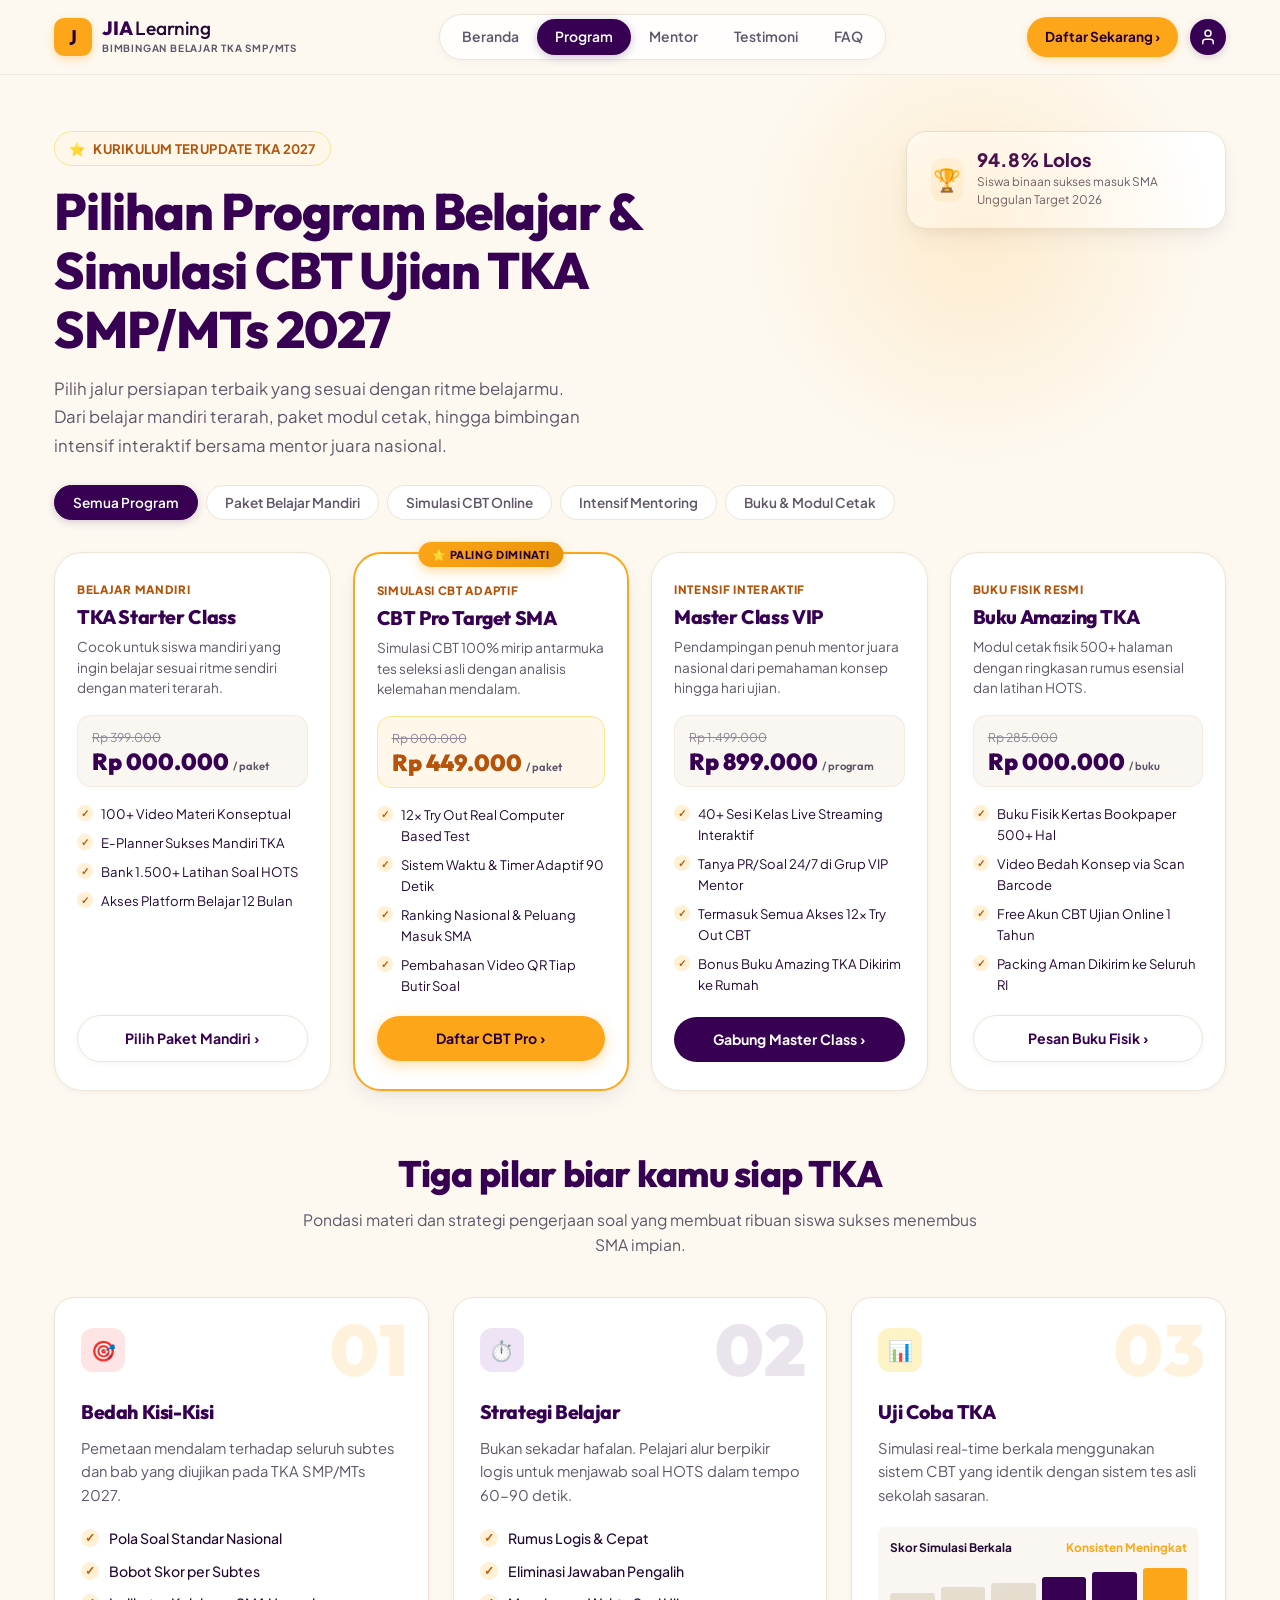
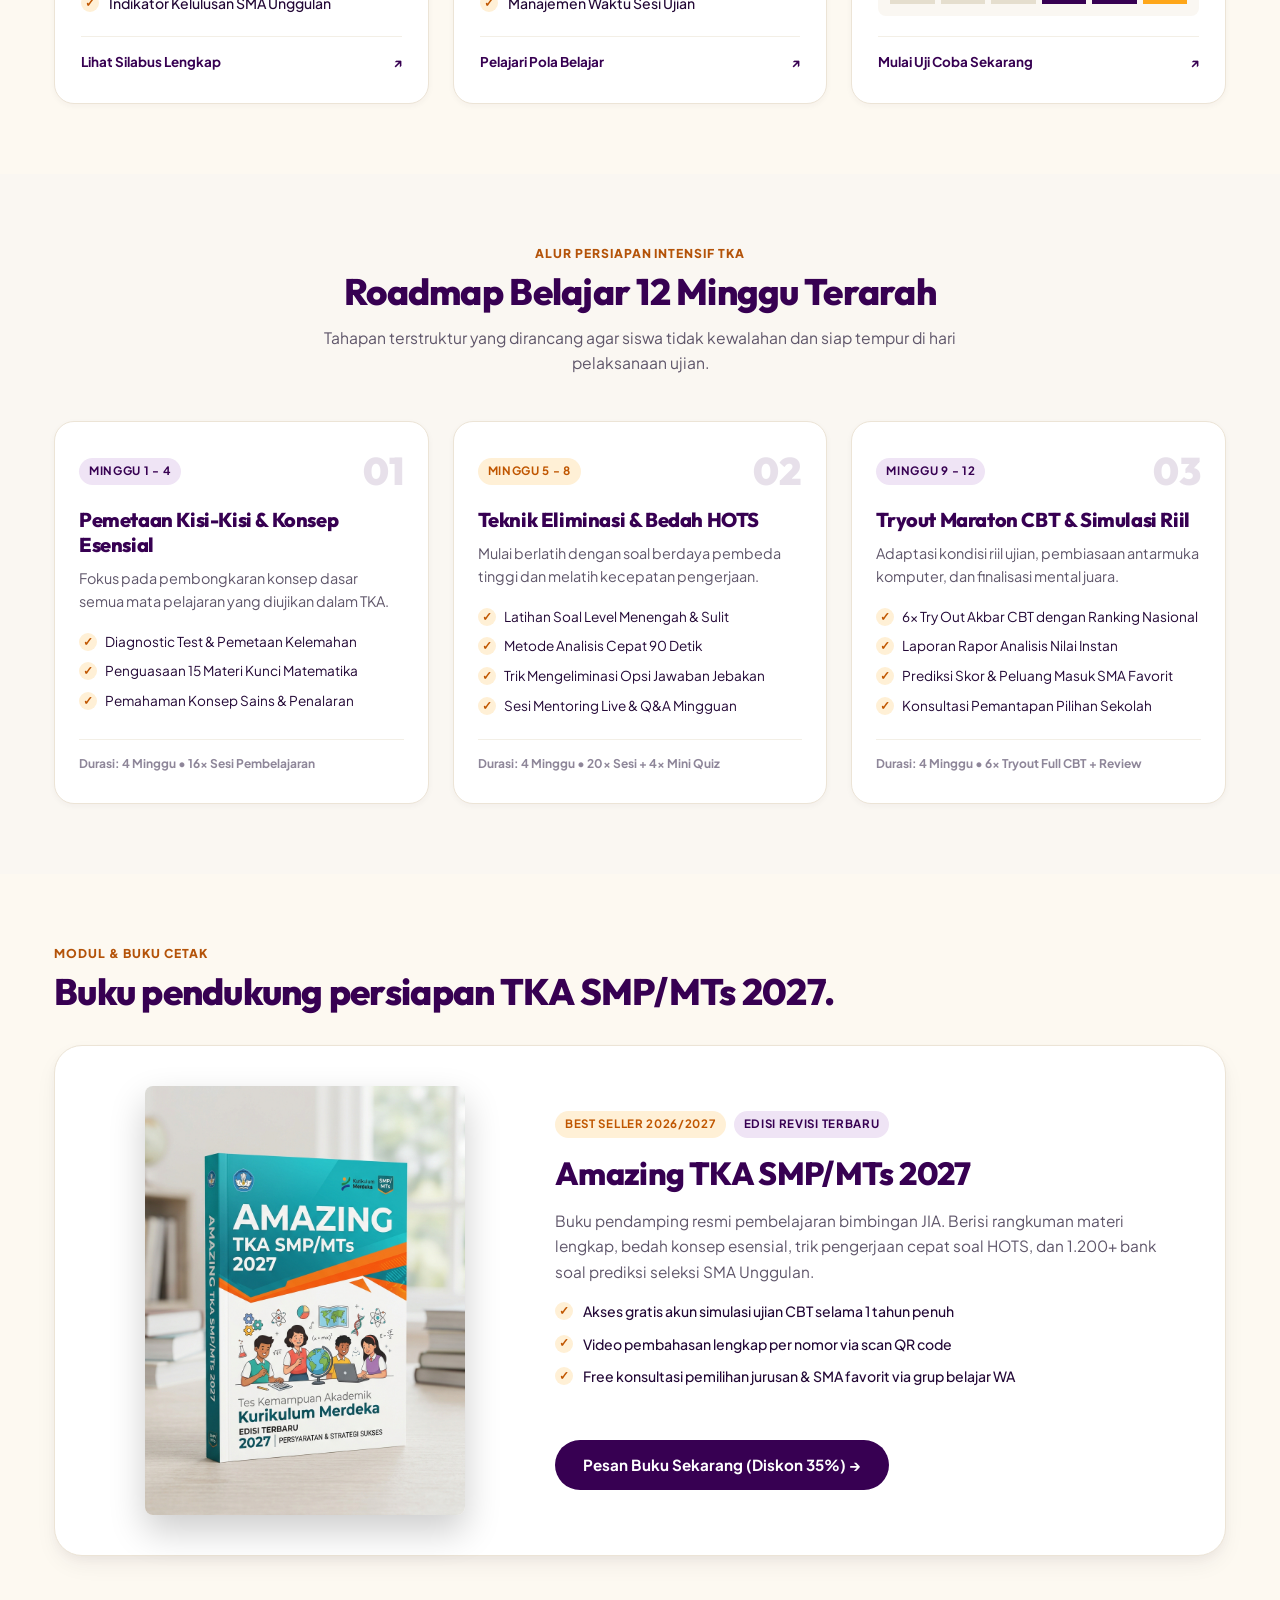
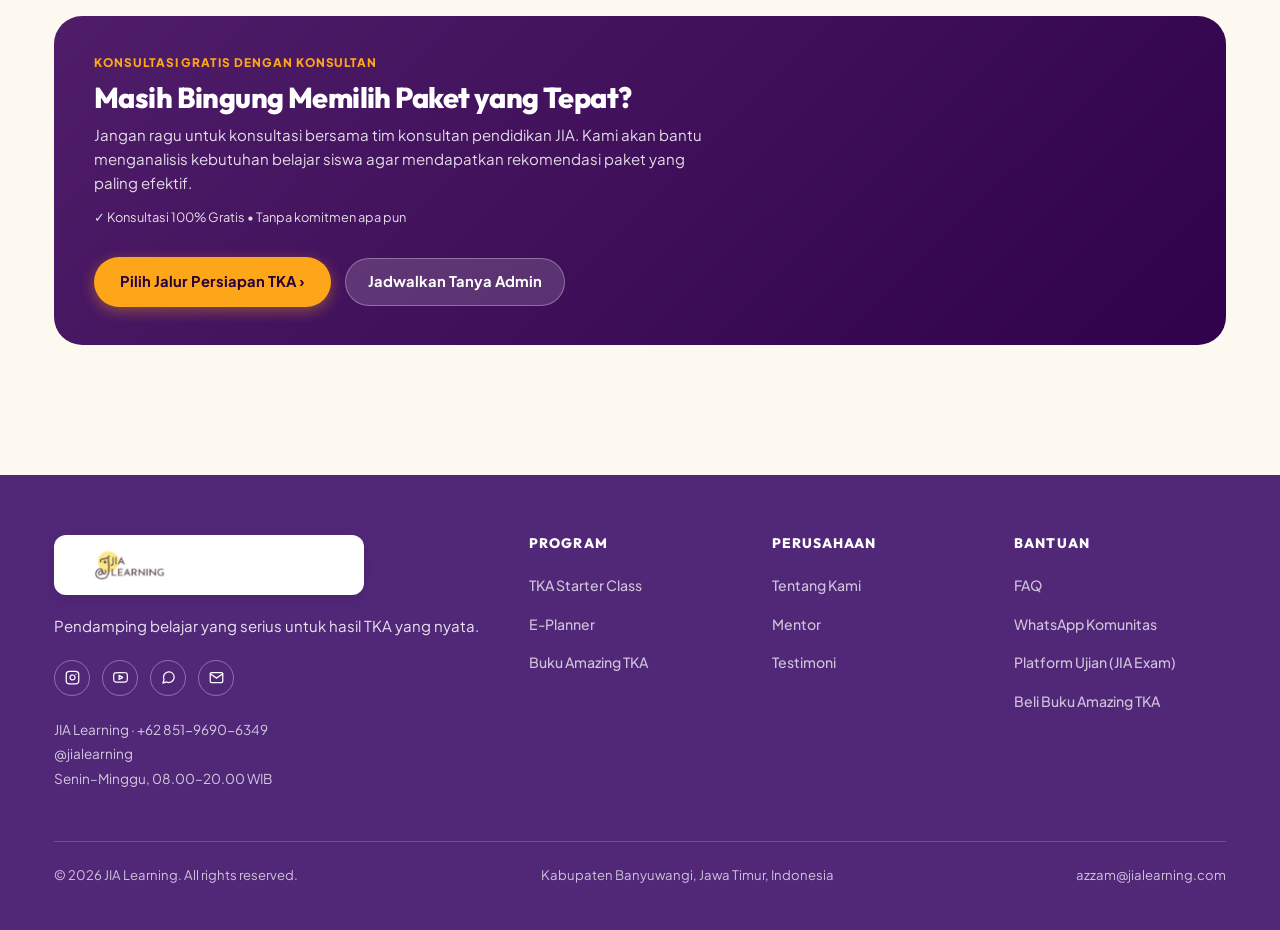
<file: program.html>
<!DOCTYPE html>
<html lang="id">
<head>
  <meta charset="UTF-8">
  <meta name="viewport" content="width=device-width, initial-scale=1.0">
  <title>Pilihan Program Belajar & Simulasi CBT Ujian TKA SMP/MTs 2027 - JIA Learning</title>
  <meta name="description" content="Pilihan program bimbingan belajar TKA SMP/MTs 2027. Dari belajar mandiri, simulasi CBT, hingga mentoring intensif bersama mentor juara nasional.">
  <link rel="stylesheet" href="style.css">
</head>
<body>

  <!-- Site Header -->
  <header class="site-header">
    <div class="container navbar">
      <!-- Brand Logo -->
      <a href="index.html" class="brand-logo">
        <div class="brand-icon">J</div>
        <div class="brand-text-wrap">
          <div class="brand-title">JIA <span>Learning</span></div>
          <div class="brand-subtitle">Bimbingan Belajar TKA SMP/MTs</div>
        </div>
      </a>

      <!-- Floating Nav Pills -->
      <nav class="nav-pill-container" aria-label="Main Navigation">
        <a href="index.html" class="nav-link">Beranda</a>
        <a href="program.html" class="nav-link active">Program</a>
        <a href="mentor.html" class="nav-link">Mentor</a>
        <a href="testimoni.html" class="nav-link">Testimoni</a>
        <a href="faq.html" class="nav-link">FAQ</a>
      </nav>

      <!-- Right Actions -->
      <div class="header-actions">
        <a href="https://wa.me/6281234567890?text=Halo%20Admin%20JIA%2C%20saya%20tertarik%20dengan%20program%20TKA" target="_blank" class="btn btn-header-cta">
          Daftar Sekarang &rsaquo;
        </a>
        <div class="user-avatar-btn" title="Akun Siswa">
          <svg width="18" height="18" viewBox="0 0 24 24" fill="none" stroke="currentColor" stroke-width="2" stroke-linecap="round" stroke-linejoin="round">
            <path d="M19 21v-2a4 4 0 0 0-4-4H9a4 4 0 0 0-4 4v2"></path>
            <circle cx="12" cy="7" r="4"></circle>
          </svg>
        </div>
        <button class="mobile-toggle" id="mobileMenuToggle" aria-label="Open Menu">☰</button>
      </div>
    </div>

    <!-- Mobile Drawer Menu -->
    <div class="mobile-menu-drawer" id="mobileDrawer">
      <a href="index.html" class="mobile-nav-link">Beranda</a>
      <a href="program.html" class="mobile-nav-link active">Program Belajar</a>
      <a href="mentor.html" class="mobile-nav-link">Mentor Juara</a>
      <a href="testimoni.html" class="mobile-nav-link">Testimoni Siswa & Orang Tua</a>
      <a href="faq.html" class="mobile-nav-link">FAQ & Pusat Bantuan</a>
      <a href="https://wa.me/6281234567890" class="btn btn-primary" style="margin-top: 10px;">Daftar Sekarang</a>
    </div>
  </header>

  <!-- Program Hero Section -->
  <section class="hero-section" style="padding-bottom: 40px;">
    <div class="hero-glow-bg"></div>
    <div class="container">
      <div style="display: flex; align-items: flex-start; justify-content: space-between; gap: 30px; flex-wrap: wrap;">
        <div style="max-width: 680px;">
          <div class="badge-soft" style="margin-bottom: 16px;">
            <span>⭐</span> KURIKULUM TERUPDATE TKA 2027
          </div>
          <h1 class="hero-title" style="margin-bottom: 16px;">
            Pilihan Program Belajar &<br>
            Simulasi CBT Ujian TKA<br>
            SMP/MTs 2027
          </h1>
          <p class="hero-subtitle">
            Pilih jalur persiapan terbaik yang sesuai dengan ritme belajarmu. Dari belajar mandiri terarah, paket modul cetak, hingga bimbingan intensif interaktif bersama mentor juara nasional.
          </p>
        </div>

        <!-- Social Proof Floating Badge -->
        <div style="background: #FFFFFF; border: 1px solid var(--color-card-border); border-radius: var(--radius-lg); padding: 18px 24px; box-shadow: var(--shadow-md); display: flex; align-items: center; gap: 14px; max-width: 320px;">
          <div style="width: 44px; height: 44px; border-radius: 12px; background: #FFF7EA; color: #C05600; display: flex; align-items: center; justify-content: center; font-size: 1.4rem;">
            🏆
          </div>
          <div>
            <div style="font-size: 1.15rem; font-weight: 800; color: var(--color-primary); line-height: 1.1;">94.8% Lolos</div>
            <div style="font-size: 0.74rem; color: var(--text-muted); margin-top: 2px;">Siswa binaan sukses masuk SMA Unggulan Target 2026</div>
          </div>
        </div>
      </div>

      <!-- Filter Tabs Bar -->
      <div class="filter-tabs-bar" data-target-group="program-cards">
        <button class="filter-tab active" data-filter="all">Semua Program</button>
        <button class="filter-tab" data-filter="mandiri">Paket Belajar Mandiri</button>
        <button class="filter-tab" data-filter="cbt">Simulasi CBT Online</button>
        <button class="filter-tab" data-filter="mentoring">Intensif Mentoring</button>
        <button class="filter-tab" data-filter="buku">Buku & Modul Cetak</button>
      </div>

      <!-- Program Package Cards (Filterable & Mobile Swipeable) -->
      <div class="swipe-hint"><span>👉</span> Geser ke samping untuk lihat 4 paket pilihan</div>
      <div class="program-cards-grid">
        <!-- Card 1: Mandiri -->
        <div class="program-pkg-card" data-group="program-cards" data-category="mandiri">
          <div>
            <div class="pkg-top-tag">BELAJAR MANDIRI</div>
            <h3 class="pkg-title">TKA Starter Class</h3>
            <p class="pkg-desc">Cocok untuk siswa mandiri yang ingin belajar sesuai ritme sendiri dengan materi terarah.</p>
            <div class="pkg-price-wrap">
              <div class="pkg-price-old">Rp 399.000</div>
              <div class="pkg-price-current">Rp 000.000 <span class="pkg-price-period">/ paket</span></div>
            </div>
            <ul class="pkg-features-list">
              <li class="pkg-feature-item"><span class="check-icon">✓</span> <span>100+ Video Materi Konseptual</span></li>
              <li class="pkg-feature-item"><span class="check-icon">✓</span> <span>E-Planner Sukses Mandiri TKA</span></li>
              <li class="pkg-feature-item"><span class="check-icon">✓</span> <span>Bank 1.500+ Latihan Soal HOTS</span></li>
              <li class="pkg-feature-item"><span class="check-icon">✓</span> <span>Akses Platform Belajar 12 Bulan</span></li>
            </ul>
          </div>
          <a href="https://wa.me/6281234567890?text=Halo%20Admin%20JIA%2C%20saya%20ingin%20daftar%20Paket%20Starter%20Class" target="_blank" class="btn btn-secondary pkg-action-btn">
            Pilih Paket Mandiri &rsaquo;
          </a>
        </div>

        <!-- Card 2: CBT Online (Popular) -->
        <div class="program-pkg-card popular" data-group="program-cards" data-category="cbt">
          <div class="pkg-popular-badge">⭐ PALING DIMINATI</div>
          <div>
            <div class="pkg-top-tag">SIMULASI CBT ADAPTIF</div>
            <h3 class="pkg-title">CBT Pro Target SMA</h3>
            <p class="pkg-desc">Simulasi CBT 100% mirip antarmuka tes seleksi asli dengan analisis kelemahan mendalam.</p>
            <div class="pkg-price-wrap" style="background: #FFF7EA; border-color: var(--color-accent-border);">
              <div class="pkg-price-old">Rp 000.000</div>
              <div class="pkg-price-current" style="color: #B45309;">Rp 449.000 <span class="pkg-price-period">/ paket</span></div>
            </div>
            <ul class="pkg-features-list">
              <li class="pkg-feature-item"><span class="check-icon">✓</span> <span>12x Try Out Real Computer Based Test</span></li>
              <li class="pkg-feature-item"><span class="check-icon">✓</span> <span>Sistem Waktu & Timer Adaptif 90 Detik</span></li>
              <li class="pkg-feature-item"><span class="check-icon">✓</span> <span>Ranking Nasional & Peluang Masuk SMA</span></li>
              <li class="pkg-feature-item"><span class="check-icon">✓</span> <span>Pembahasan Video QR Tiap Butir Soal</span></li>
            </ul>
          </div>
          <a href="https://wa.me/6281234567890?text=Halo%20Admin%20JIA%2C%20saya%20ingin%20daftar%20Paket%20CBT%20Pro" target="_blank" class="btn btn-primary pkg-action-btn">
            Daftar CBT Pro &rsaquo;
          </a>
        </div>

        <!-- Card 3: Mentoring VIP -->
        <div class="program-pkg-card" data-group="program-cards" data-category="mentoring">
          <div>
            <div class="pkg-top-tag">INTENSIF INTERAKTIF</div>
            <h3 class="pkg-title">Master Class VIP</h3>
            <p class="pkg-desc">Pendampingan penuh mentor juara nasional dari pemahaman konsep hingga hari ujian.</p>
            <div class="pkg-price-wrap">
              <div class="pkg-price-old">Rp 1.499.000</div>
              <div class="pkg-price-current">Rp 899.000 <span class="pkg-price-period">/ program</span></div>
            </div>
            <ul class="pkg-features-list">
              <li class="pkg-feature-item"><span class="check-icon">✓</span> <span>40+ Sesi Kelas Live Streaming Interaktif</span></li>
              <li class="pkg-feature-item"><span class="check-icon">✓</span> <span>Tanya PR/Soal 24/7 di Grup VIP Mentor</span></li>
              <li class="pkg-feature-item"><span class="check-icon">✓</span> <span>Termasuk Semua Akses 12x Try Out CBT</span></li>
              <li class="pkg-feature-item"><span class="check-icon">✓</span> <span>Bonus Buku Amazing TKA Dikirim ke Rumah</span></li>
            </ul>
          </div>
          <a href="https://wa.me/6281234567890?text=Halo%20Admin%20JIA%2C%20saya%20ingin%20daftar%20Master%20Class%20VIP" target="_blank" class="btn btn-dark pkg-action-btn">
            Gabung Master Class &rsaquo;
          </a>
        </div>

        <!-- Card 4: Buku Cetak -->
        <div class="program-pkg-card" data-group="program-cards" data-category="buku">
          <div>
            <div class="pkg-top-tag">BUKU FISIK RESMI</div>
            <h3 class="pkg-title">Buku Amazing TKA</h3>
            <p class="pkg-desc">Modul cetak fisik 500+ halaman dengan ringkasan rumus esensial dan latihan HOTS.</p>
            <div class="pkg-price-wrap">
              <div class="pkg-price-old">Rp 285.000</div>
              <div class="pkg-price-current">Rp 000.000 <span class="pkg-price-period">/ buku</span></div>
            </div>
            <ul class="pkg-features-list">
              <li class="pkg-feature-item"><span class="check-icon">✓</span> <span>Buku Fisik Kertas Bookpaper 500+ Hal</span></li>
              <li class="pkg-feature-item"><span class="check-icon">✓</span> <span>Video Bedah Konsep via Scan Barcode</span></li>
              <li class="pkg-feature-item"><span class="check-icon">✓</span> <span>Free Akun CBT Ujian Online 1 Tahun</span></li>
              <li class="pkg-feature-item"><span class="check-icon">✓</span> <span>Packing Aman Dikirim ke Seluruh RI</span></li>
            </ul>
          </div>
          <a href="https://wa.me/6281234567890?text=Halo%20Admin%20JIA%2C%20saya%20ingin%20pesan%20buku%20Amazing%20TKA" target="_blank" class="btn btn-secondary pkg-action-btn">
            Pesan Buku Fisik &rsaquo;
          </a>
        </div>
      </div>
    </div>
  </section>

  <!-- Section: Tiga pilar biar kamu siap TKA -->
  <section class="section-pilar" style="padding-top: 20px;">
    <div class="container">
      <div class="section-header-center" style="margin-bottom: 40px;">
        <h2 class="section-title">Tiga pilar biar kamu siap TKA</h2>
        <p class="section-desc">
          Pondasi materi dan strategi pengerjaan soal yang membuat ribuan siswa sukses menembus SMA impian.
        </p>
      </div>

      <div class="swipe-hint"><span>👉</span> Geser ke samping untuk 3 pilar</div>
      <div class="pilar-cards-grid">
        <!-- Pillar 01 -->
        <div class="pilar-card" style="position: relative;">
          <div style="position: absolute; right: 20px; top: 16px; font-family: var(--font-heading); font-size: 4.5rem; font-weight: 900; color: rgba(254, 166, 25, 0.15); line-height: 1; pointer-events: none;">
            01
          </div>
          <div class="pilar-card-top">
            <div class="pilar-icon-wrap" style="background: #FFE4E6; color: #E11D48;">🎯</div>
          </div>
          <div style="margin-top: 10px;">
            <h3 class="pilar-title">Bedah Kisi-Kisi</h3>
            <p class="pilar-desc">
              Pemetaan mendalam terhadap seluruh subtes dan bab yang diujikan pada TKA SMP/MTs 2027.
            </p>
            <ul class="check-list" style="margin-bottom: 20px;">
              <li class="check-item"><span class="check-icon">✓</span><span>Pola Soal Standar Nasional</span></li>
              <li class="check-item"><span class="check-icon">✓</span><span>Bobot Skor per Subtes</span></li>
              <li class="check-item"><span class="check-icon">✓</span><span>Indikator Kelulusan SMA Unggulan</span></li>
            </ul>
          </div>
          <a href="#roadmap" class="pilar-link">
            <span>Lihat Silabus Lengkap</span>
            <span>↗</span>
          </a>
        </div>

        <!-- Pillar 02 -->
        <div class="pilar-card card-purple" style="position: relative;">
          <div style="position: absolute; right: 20px; top: 16px; font-family: var(--font-heading); font-size: 4.5rem; font-weight: 900; color: rgba(79, 29, 105, 0.12); line-height: 1; pointer-events: none;">
            02
          </div>
          <div class="pilar-card-top">
            <div class="pilar-icon-wrap" style="background: #EFE4F5; color: var(--color-primary);">⏱️</div>
          </div>
          <div style="margin-top: 10px;">
            <h3 class="pilar-title">Strategi Belajar</h3>
            <p class="pilar-desc">
              Bukan sekadar hafalan. Pelajari alur berpikir logis untuk menjawab soal HOTS dalam tempo 60-90 detik.
            </p>
            <ul class="check-list" style="margin-bottom: 20px;">
              <li class="check-item"><span class="check-icon">✓</span><span>Rumus Logis & Cepat</span></li>
              <li class="check-item"><span class="check-icon">✓</span><span>Eliminasi Jawaban Pengalih</span></li>
              <li class="check-item"><span class="check-icon">✓</span><span>Manajemen Waktu Sesi Ujian</span></li>
            </ul>
          </div>
          <a href="mentor.html" class="pilar-link">
            <span>Pelajari Pola Belajar</span>
            <span>↗</span>
          </a>
        </div>

        <!-- Pillar 03 -->
        <div class="pilar-card" style="position: relative;">
          <div style="position: absolute; right: 20px; top: 16px; font-family: var(--font-heading); font-size: 4.5rem; font-weight: 900; color: rgba(254, 166, 25, 0.15); line-height: 1; pointer-events: none;">
            03
          </div>
          <div class="pilar-card-top">
            <div class="pilar-icon-wrap" style="background: #FEF3C7; color: #D97706;">📊</div>
          </div>
          <div style="margin-top: 10px;">
            <h3 class="pilar-title">Uji Coba TKA</h3>
            <p class="pilar-desc">
              Simulasi real-time berkala menggunakan sistem CBT yang identik dengan sistem tes asli sekolah sasaran.
            </p>
            <div class="pilar-mini-chart">
              <div class="chart-header">
                <span>Skor Simulasi Berkala</span>
                <span class="text-orange">Konsisten Meningkat</span>
              </div>
              <div class="chart-bars">
                <div class="chart-bar" style="height: 30%;"></div>
                <div class="chart-bar" style="height: 45%;"></div>
                <div class="chart-bar" style="height: 55%;"></div>
                <div class="chart-bar active" style="height: 72%;"></div>
                <div class="chart-bar active" style="height: 85%;"></div>
                <div class="chart-bar highlight" style="height: 96%;"></div>
              </div>
            </div>
          </div>
          <a href="index.html" class="pilar-link">
            <span>Mulai Uji Coba Sekarang</span>
            <span>↗</span>
          </a>
        </div>
      </div>
    </div>
  </section>

  <!-- Section: Roadmap Belajar 12 Minggu Terarah -->
  <section class="section-pilar" id="roadmap" style="background: #FAF7F2; padding: 70px 0;">
    <div class="container">
      <div class="section-header-center">
        <div class="section-tag">ALUR PERSIAPAN INTENSIF TKA</div>
        <h2 class="section-title">Roadmap Belajar 12 Minggu Terarah</h2>
        <p class="section-desc">
          Tahapan terstruktur yang dirancang agar siswa tidak kewalahan dan siap tempur di hari pelaksanaan ujian.
        </p>
      </div>

      <div class="swipe-hint"><span>👉</span> Geser ke samping untuk tahapan 12 minggu</div>
      <div class="roadmap-grid">
        <!-- Phase 1 -->
        <div class="roadmap-card">
          <div class="roadmap-card-top">
            <span class="badge-pill-tag purple">MINGGU 1 - 4</span>
            <div class="roadmap-watermark">01</div>
          </div>
          <h3 class="roadmap-title">Pemetaan Kisi-Kisi & Konsep Esensial</h3>
          <p class="roadmap-desc">
            Fokus pada pembongkaran konsep dasar semua mata pelajaran yang diujikan dalam TKA.
          </p>
          <ul class="roadmap-checkpoints">
            <li><span class="check-icon">✓</span> <span>Diagnostic Test & Pemetaan Kelemahan</span></li>
            <li><span class="check-icon">✓</span> <span>Penguasaan 15 Materi Kunci Matematika</span></li>
            <li><span class="check-icon">✓</span> <span>Pemahaman Konsep Sains & Penalaran</span></li>
          </ul>
          <div class="roadmap-meta">Durasi: 4 Minggu • 16x Sesi Pembelajaran</div>
        </div>

        <!-- Phase 2 -->
        <div class="roadmap-card">
          <div class="roadmap-card-top">
            <span class="badge-pill-tag orange">MINGGU 5 - 8</span>
            <div class="roadmap-watermark">02</div>
          </div>
          <h3 class="roadmap-title">Teknik Eliminasi & Bedah HOTS</h3>
          <p class="roadmap-desc">
            Mulai berlatih dengan soal berdaya pembeda tinggi dan melatih kecepatan pengerjaan.
          </p>
          <ul class="roadmap-checkpoints">
            <li><span class="check-icon">✓</span> <span>Latihan Soal Level Menengah & Sulit</span></li>
            <li><span class="check-icon">✓</span> <span>Metode Analisis Cepat 90 Detik</span></li>
            <li><span class="check-icon">✓</span> <span>Trik Mengeliminasi Opsi Jawaban Jebakan</span></li>
            <li><span class="check-icon">✓</span> <span>Sesi Mentoring Live & Q&A Mingguan</span></li>
          </ul>
          <div class="roadmap-meta">Durasi: 4 Minggu • 20x Sesi + 4x Mini Quiz</div>
        </div>

        <!-- Phase 3 -->
        <div class="roadmap-card">
          <div class="roadmap-card-top">
            <span class="badge-pill-tag purple">MINGGU 9 - 12</span>
            <div class="roadmap-watermark">03</div>
          </div>
          <h3 class="roadmap-title">Tryout Maraton CBT & Simulasi Riil</h3>
          <p class="roadmap-desc">
            Adaptasi kondisi riil ujian, pembiasaan antarmuka komputer, dan finalisasi mental juara.
          </p>
          <ul class="roadmap-checkpoints">
            <li><span class="check-icon">✓</span> <span>6x Try Out Akbar CBT dengan Ranking Nasional</span></li>
            <li><span class="check-icon">✓</span> <span>Laporan Rapor Analisis Nilai Instan</span></li>
            <li><span class="check-icon">✓</span> <span>Prediksi Skor & Peluang Masuk SMA Favorit</span></li>
            <li><span class="check-icon">✓</span> <span>Konsultasi Pemantapan Pilihan Sekolah</span></li>
          </ul>
          <div class="roadmap-meta">Durasi: 4 Minggu • 6x Tryout Full CBT + Review</div>
        </div>
      </div>
    </div>
  </section>

  <!-- Section: Buku Pendukung Persiapan TKA SMP/MTs 2027 -->
  <section class="section-ekosistem">
    <div class="container">
      <div style="margin-bottom: 24px;">
        <div class="section-tag">MODUL & BUKU CETAK</div>
        <h2 class="section-title">Buku pendukung persiapan TKA SMP/MTs 2027.</h2>
      </div>

      <div class="book-showcase-box">
        <div class="book-mockup-wrapper">
          <img src="book_amazing_tka.jpg" alt="Buku Amazing TKA SMP/MTs 2027">
        </div>

        <div class="book-showcase-info">
          <div style="display: flex; gap: 8px;">
            <span class="badge-pill-tag orange">BEST SELLER 2026/2027</span>
            <span class="badge-pill-tag purple">EDISI REVISI TERBARU</span>
          </div>

          <h3 style="font-size: 2rem; font-weight: 800; color: var(--color-primary); line-height: 1.2;">
            Amazing TKA SMP/MTs 2027
          </h3>

          <p style="font-size: 0.96rem; color: var(--text-muted); line-height: 1.65;">
            Buku pendamping resmi pembelajaran bimbingan JIA. Berisi rangkuman materi lengkap, bedah konsep esensial, trik pengerjaan cepat soal HOTS, dan 1.200+ bank soal prediksi seleksi SMA Unggulan.
          </p>

          <ul class="check-list">
            <li class="check-item">
              <span class="check-icon">✓</span>
              <span>Akses gratis akun simulasi ujian CBT selama 1 tahun penuh</span>
            </li>
            <li class="check-item">
              <span class="check-icon">✓</span>
              <span>Video pembahasan lengkap per nomor via scan QR code</span>
            </li>
            <li class="check-item">
              <span class="check-icon">✓</span>
              <span>Free konsultasi pemilihan jurusan & SMA favorit via grup belajar WA</span>
            </li>
          </ul>

          <div style="margin-top: 10px;">
            <a href="https://wa.me/6281234567890?text=Halo%20Admin%20JIA%2C%20saya%20ingin%20pesan%20buku%20Amazing%20TKA%202027" target="_blank" class="btn btn-dark" style="padding: 13px 28px; font-size: 0.95rem;">
              Pesan Buku Sekarang (Diskon 35%) &rarr;
            </a>
          </div>
        </div>
      </div>

      <!-- Banner: Masih Bingung Memilih Paket yang Tepat? -->
      <div class="program-consult-banner">
        <div class="program-consult-text">
          <div style="font-size: 0.74rem; font-weight: 800; text-transform: uppercase; letter-spacing: 0.08em; color: var(--color-accent); margin-bottom: 6px;">
            KONSULTASI GRATIS DENGAN KONSULTAN
          </div>
          <h2 class="program-consult-title">Masih Bingung Memilih Paket yang Tepat?</h2>
          <p class="program-consult-sub">
            Jangan ragu untuk konsultasi bersama tim konsultan pendidikan JIA. Kami akan bantu menganalisis kebutuhan belajar siswa agar mendapatkan rekomendasi paket yang paling efektif.
          </p>
          <div style="font-size: 0.8rem; opacity: 0.85;">
            ✓ Konsultasi 100% Gratis • Tanpa komitmen apa pun
          </div>
        </div>

        <div class="program-consult-actions">
          <a href="https://wa.me/6281234567890?text=Halo%20Admin%20JIA%2C%20saya%20ingin%20konsultasi%20paket%20belajar" target="_blank" class="btn btn-primary" style="padding: 13px 26px;">
            Pilih Jalur Persiapan TKA &rsaquo;
          </a>
          <a href="https://wa.me/6281234567890" target="_blank" class="btn btn-ghost-white">
            Jadwalkan Tanya Admin
          </a>
        </div>
      </div>
    </div>
  </section>

  <!-- Site Footer -->
  <footer class="site-footer">
    <div class="container">
      <div class="footer-top-grid">
        <!-- Brand Col -->
        <div class="footer-brand-col">
          <div class="footer-logo-card">
            <img src="jia_logo.png" alt="JIA LEARNING">
          </div>
          <p class="footer-tagline">
            Pendamping belajar yang serius untuk hasil TKA yang nyata.
          </p>
          <div class="footer-social-row">
            <a href="https://instagram.com/jialearning" target="_blank" class="footer-social-btn" title="Instagram">
              <svg width="15" height="15" viewBox="0 0 24 24" fill="none" stroke="currentColor" stroke-width="2" stroke-linecap="round" stroke-linejoin="round">
                <rect x="2" y="2" width="20" height="20" rx="5" ry="5"></rect>
                <path d="M16 11.37A4 4 0 1 1 12.63 8 4 4 0 0 1 16 11.37z"></path>
                <line x1="17.5" y1="6.5" x2="17.51" y2="6.5"></line>
              </svg>
            </a>
            <a href="https://youtube.com/@jialearning" target="_blank" class="footer-social-btn" title="YouTube">
              <svg width="15" height="15" viewBox="0 0 24 24" fill="none" stroke="currentColor" stroke-width="2" stroke-linecap="round" stroke-linejoin="round">
                <path d="M22.54 6.42a2.78 2.78 0 0 0-1.94-2C18.88 4 12 4 12 4s-6.88 0-8.6.46a2.78 2.78 0 0 0-1.94 2A29 29 0 0 0 1 11.75a29 29 0 0 0 .46 5.33A2.78 2.78 0 0 0 3.4 19c1.72.46 8.6.46 8.6.46s6.88 0 8.6-.46a2.78 2.78 0 0 0 1.94-2 29 29 0 0 0 .46-5.25 29 29 0 0 0-.46-5.33z"></path>
                <polygon points="9.75 15.02 15.5 11.75 9.75 8.48 9.75 15.02"></polygon>
              </svg>
            </a>
            <a href="https://wa.me/6285196906349" target="_blank" class="footer-social-btn" title="WhatsApp">
              <svg width="15" height="15" viewBox="0 0 24 24" fill="none" stroke="currentColor" stroke-width="2" stroke-linecap="round" stroke-linejoin="round">
                <path d="M21 11.5a8.38 8.38 0 0 1-.9 3.8 8.5 8.5 0 0 1-7.6 4.7 8.38 8.38 0 0 1-3.8-.9L3 21l1.9-5.7a8.38 8.38 0 0 1-.9-3.8 8.5 8.5 0 0 1 4.7-7.6 8.38 8.38 0 0 1 3.8-.9h.5a8.48 8.48 0 0 1 8 8v.5z"></path>
              </svg>
            </a>
            <a href="mailto:azzam@jialearning.com" class="footer-social-btn" title="Email">
              <svg width="15" height="15" viewBox="0 0 24 24" fill="none" stroke="currentColor" stroke-width="2" stroke-linecap="round" stroke-linejoin="round">
                <path d="M4 4h16c1.1 0 2 .9 2 2v12c0 1.1-.9 2-2 2H4c-1.1 0-2-.9-2-2V6c0-1.1.9-2 2-2z"></path>
                <polyline points="22,6 12,13 2,6"></polyline>
              </svg>
            </a>
          </div>
          <div class="footer-contact-details">
            <div>JIA Learning · +62 851-9690-6349</div>
            <div>@jialearning</div>
            <div>Senin–Minggu, 08.00–20.00 WIB</div>
          </div>
        </div>

        <!-- Col 2: Program -->
        <div>
          <h4 class="footer-column-title">PROGRAM</h4>
          <ul class="footer-nav-list">
            <li><a href="program.html">TKA Starter Class</a></li>
            <li><a href="program.html">E-Planner</a></li>
            <li><a href="program.html">Buku Amazing TKA</a></li>
          </ul>
        </div>

        <!-- Col 3: Perusahaan -->
        <div>
          <h4 class="footer-column-title">PERUSAHAAN</h4>
          <ul class="footer-nav-list">
            <li><a href="index.html">Tentang Kami</a></li>
            <li><a href="mentor.html">Mentor</a></li>
            <li><a href="testimoni.html">Testimoni</a></li>
          </ul>
        </div>

        <!-- Col 4: Bantuan -->
        <div>
          <h4 class="footer-column-title">BANTUAN</h4>
          <ul class="footer-nav-list">
            <li><a href="faq.html">FAQ</a></li>
            <li><a href="https://wa.me/6285196906349" target="_blank">WhatsApp Komunitas</a></li>
            <li><a href="program.html">Platform Ujian (JIA Exam)</a></li>
            <li><a href="program.html">Beli Buku Amazing TKA</a></li>
          </ul>
        </div>
      </div>

      <hr class="footer-bottom-divider">

      <div class="footer-bottom-bar">
        <div>© 2026 JIA Learning. All rights reserved.</div>
        <div>Kabupaten Banyuwangi, Jawa Timur, Indonesia</div>
        <div><a href="mailto:azzam@jialearning.com">azzam@jialearning.com</a></div>
      </div>
    </div>
  </footer>

  <!-- Page Switcher Dock -->
  <div class="page-switch-dock">
    <span class="dock-label">Halaman Desain:</span>
    <a href="index.html" class="dock-link">1. Beranda</a>
    <a href="program.html" class="dock-link active">2. Program</a>
    <a href="mentor.html" class="dock-link">3. Mentor</a>
    <a href="testimoni.html" class="dock-link">4. Testimoni</a>
    <a href="faq.html" class="dock-link">5. FAQ</a>
  </div>

  <!-- Floating Mobile Action Bar -->
  <div class="mobile-bottom-bar" id="mobileBottomBar">
    <div class="mobile-bottom-inner">
      <div class="mobile-bottom-info">
        <span class="mobile-bottom-badge">PILIHAN PROGRAM 2027</span>
        <span class="mobile-bottom-title">Konsultasi Paket Belajar</span>
      </div>
      <a href="https://wa.me/6281234567890?text=Halo%20Admin%20JIA%2C%20saya%20ingin%20konsultasi%20pemilihan%20paket%20belajar" target="_blank" class="btn btn-primary mobile-bottom-cta">
        Hubungi Kami &rsaquo;
      </a>
    </div>
  </div>

  <script src="script.js"></script>
</body>
</html>
</file>
<file: style.css>
/* ==========================================================================
   JIA LEARNING - MODERN LANDING PAGE DESIGN SYSTEM
   Colors: Deep Purple (#370052, #4F1D69), Honey Orange (#FEA619), Cream (#FDF9F1)
   ========================================================================== */

@import url('https://fonts.googleapis.com/css2?family=Plus+Jakarta+Sans:wght@400;500;600;700;800&family=Outfit:wght@500;600;700;800;900&display=swap');

:root {
  /* Brand Primary Colors */
  --color-primary: #370052;
  --color-primary-light: #4F1D69;
  --color-primary-dark: #260039;
  --color-primary-gradient: linear-gradient(135deg, #4F1D69 0%, #30024B 100%);
  --color-primary-soft: rgba(79, 29, 105, 0.08);

  /* Brand Accent Colors */
  --color-accent: #FEA619;
  --color-accent-hover: #E89209;
  --color-accent-light: #FFF7EA;
  --color-accent-border: #FDE68A;
  --color-accent-text: #B45309;

  /* Neutral & Background Colors */
  --color-bg: #FDF9F1;
  --color-bg-alt: #F7F2E7;
  --color-white: #FFFFFF;
  --color-card-border: #ECE4D6;
  --color-card-border-light: rgba(236, 228, 214, 0.6);

  /* Text Colors */
  --text-main: #230836;
  --text-muted: #5F566A;
  --text-light: #8E8699;
  --text-white: #FFFFFF;

  /* Additional Accents */
  --color-teal: #0D9488;
  --color-teal-light: #F0FDFA;
  --color-green: #10B981;
  --color-red: #EF4444;

  /* Fonts */
  --font-heading: 'Outfit', 'Plus Jakarta Sans', -apple-system, BlinkMacSystemFont, sans-serif;
  --font-body: 'Plus Jakarta Sans', -apple-system, BlinkMacSystemFont, sans-serif;

  /* Shadows */
  --shadow-sm: 0 2px 6px rgba(40, 7, 56, 0.04);
  --shadow-md: 0 10px 25px -4px rgba(40, 7, 56, 0.07), 0 4px 10px rgba(0, 0, 0, 0.03);
  --shadow-lg: 0 20px 40px -8px rgba(40, 7, 56, 0.12), 0 6px 16px rgba(0, 0, 0, 0.04);
  --shadow-glow: 0 0 30px rgba(254, 166, 25, 0.35);

  /* Border Radii */
  --radius-sm: 8px;
  --radius-md: 14px;
  --radius-lg: 20px;
  --radius-xl: 28px;
  --radius-full: 9999px;

  /* Container */
  --container-max: 1220px;
}

/* Base Styles */
* {
  margin: 0;
  padding: 0;
  box-sizing: border-box;
}

html {
  scroll-behavior: smooth;
  font-size: 16px;
}

body {
  font-family: var(--font-body);
  background-color: var(--color-bg);
  color: var(--text-main);
  line-height: 1.6;
  overflow-x: hidden;
  -webkit-font-smoothing: antialiased;
}

img {
  max-width: 100%;
  height: auto;
  display: block;
}

a {
  text-decoration: none;
  color: inherit;
  transition: all 0.25s ease;
}

button {
  cursor: pointer;
  border: none;
  outline: none;
  font-family: inherit;
  transition: all 0.25s ease;
}

.container {
  width: 100%;
  max-width: var(--container-max);
  margin: 0 auto;
  padding: 0 24px;
}

/* Typography Helpers */
h1, h2, h3, h4, h5, h6 {
  font-family: var(--font-heading);
  color: var(--text-main);
  line-height: 1.25;
  font-weight: 800;
  letter-spacing: -0.02em;
}

.text-orange {
  color: var(--color-accent);
}

.text-purple {
  color: var(--color-primary);
}

/* Badges */
.badge-soft {
  display: inline-flex;
  align-items: center;
  gap: 8px;
  background: var(--color-accent-light);
  border: 1px solid var(--color-accent-border);
  color: var(--color-accent-text);
  font-size: 0.82rem;
  font-weight: 700;
  padding: 6px 14px;
  border-radius: var(--radius-full);
  letter-spacing: 0.02em;
}

.badge-purple {
  display: inline-flex;
  align-items: center;
  gap: 8px;
  background: rgba(79, 29, 105, 0.09);
  color: var(--color-primary);
  font-size: 0.8rem;
  font-weight: 700;
  padding: 6px 14px;
  border-radius: var(--radius-full);
}

.badge-pill-tag {
  display: inline-block;
  font-size: 0.72rem;
  font-weight: 700;
  text-transform: uppercase;
  letter-spacing: 0.06em;
  padding: 4px 10px;
  border-radius: var(--radius-full);
}

.badge-pill-tag.orange {
  background: #FFF0D6;
  color: #C05600;
}

.badge-pill-tag.purple {
  background: #EFE4F5;
  color: var(--color-primary);
}

.badge-pill-tag.green {
  background: #D1FAE5;
  color: #065F46;
}

/* Buttons */
.btn {
  display: inline-flex;
  align-items: center;
  justify-content: center;
  gap: 8px;
  padding: 11px 22px;
  font-size: 0.92rem;
  font-weight: 700;
  border-radius: var(--radius-full);
  transition: all 0.25s cubic-bezier(0.4, 0, 0.2, 1);
  text-align: center;
  white-space: nowrap;
}

.btn-primary {
  background-color: var(--color-accent);
  color: var(--color-primary-dark);
  box-shadow: 0 4px 14px rgba(254, 166, 25, 0.38);
}

.btn-primary:hover {
  background-color: var(--color-accent-hover);
  color: #FFFFFF;
  transform: translateY(-2px);
  box-shadow: 0 6px 20px rgba(254, 166, 25, 0.45);
}

.btn-secondary {
  background-color: rgba(255, 255, 255, 0.9);
  color: var(--color-primary);
  border: 1px solid var(--color-card-border);
  box-shadow: var(--shadow-sm);
}

.btn-secondary:hover {
  background-color: #FFFFFF;
  border-color: var(--color-primary);
  transform: translateY(-2px);
  box-shadow: var(--shadow-md);
}

.btn-dark {
  background-color: var(--color-primary);
  color: var(--color-white);
}

.btn-dark:hover {
  background-color: var(--color-primary-light);
  transform: translateY(-2px);
  box-shadow: 0 6px 18px rgba(55, 0, 82, 0.3);
}

.btn-white {
  background-color: var(--color-white);
  color: var(--color-primary);
  box-shadow: var(--shadow-md);
}

.btn-white:hover {
  background-color: #FAF6ED;
  transform: translateY(-2px);
}

.btn-ghost-white {
  background: rgba(255, 255, 255, 0.15);
  color: #FFFFFF;
  border: 1px solid rgba(255, 255, 255, 0.3);
}

.btn-ghost-white:hover {
  background: rgba(255, 255, 255, 0.25);
  border-color: #FFFFFF;
  transform: translateY(-2px);
}

/* ==========================================================================
   HEADER & NAVBAR
   ========================================================================== */
.site-header {
  position: sticky;
  top: 0;
  z-index: 1000;
  background-color: rgba(253, 249, 241, 0.92);
  backdrop-filter: blur(12px);
  border-bottom: 1px solid rgba(236, 228, 214, 0.7);
  padding: 14px 0;
  transition: all 0.3s ease;
}

.site-header.scrolled {
  box-shadow: var(--shadow-sm);
  padding: 10px 0;
}

.navbar {
  display: flex;
  align-items: center;
  justify-content: space-between;
  gap: 20px;
}

/* Brand Logo */
.brand-logo {
  display: flex;
  align-items: center;
  gap: 10px;
  text-decoration: none;
}

.brand-icon {
  width: 38px;
  height: 38px;
  background: var(--color-accent);
  border-radius: 10px;
  display: flex;
  align-items: center;
  justify-content: center;
  color: var(--color-primary-dark);
  font-weight: 900;
  font-size: 1.25rem;
  box-shadow: 0 3px 10px rgba(254, 166, 25, 0.35);
}

.brand-text-wrap {
  display: flex;
  flex-direction: column;
}

.brand-title {
  font-family: var(--font-heading);
  font-size: 1.2rem;
  font-weight: 800;
  color: var(--color-primary);
  line-height: 1.1;
  letter-spacing: -0.01em;
}

.brand-title span {
  font-weight: 500;
  color: var(--text-main);
}

.brand-subtitle {
  font-size: 0.62rem;
  font-weight: 700;
  color: var(--text-muted);
  text-transform: uppercase;
  letter-spacing: 0.08em;
  margin-top: 2px;
}

/* Floating Navigation Pill */
.nav-pill-container {
  display: flex;
  align-items: center;
  background: rgba(255, 255, 255, 0.85);
  border: 1px solid var(--color-card-border);
  border-radius: var(--radius-full);
  padding: 4px;
  box-shadow: 0 2px 8px rgba(40, 7, 56, 0.04);
}

.nav-link {
  font-size: 0.87rem;
  font-weight: 600;
  color: var(--text-muted);
  padding: 7px 18px;
  border-radius: var(--radius-full);
  transition: all 0.22s ease;
  white-space: nowrap;
}

.nav-link:hover {
  color: var(--color-primary);
}

.nav-link.active {
  background-color: var(--color-primary);
  color: var(--color-white);
  box-shadow: 0 2px 10px rgba(55, 0, 82, 0.25);
}

/* Header Right Actions */
.header-actions {
  display: flex;
  align-items: center;
  gap: 12px;
}

.btn-header-cta {
  padding: 9px 18px;
  font-size: 0.85rem;
  font-weight: 700;
  background-color: var(--color-accent);
  color: var(--color-primary-dark);
  border-radius: var(--radius-full);
  box-shadow: 0 3px 10px rgba(254, 166, 25, 0.3);
}

.btn-header-cta:hover {
  background-color: var(--color-accent-hover);
  color: #FFF;
  transform: translateY(-1px);
}

.user-avatar-btn {
  width: 36px;
  height: 36px;
  border-radius: 50%;
  background: var(--color-primary);
  color: #FFFFFF;
  display: flex;
  align-items: center;
  justify-content: center;
  font-size: 0.95rem;
  box-shadow: 0 2px 8px rgba(55, 0, 82, 0.2);
  transition: transform 0.2s ease;
}

.user-avatar-btn:hover {
  transform: scale(1.06);
}

/* Mobile Drawer Menu (Hidden by default on desktop) */
.mobile-menu-drawer {
  display: none;
}

/* Mobile Hamburger */
.mobile-toggle {
  display: none;
  background: none;
  border: none;
  font-size: 1.5rem;
  color: var(--color-primary);
  padding: 6px;
  cursor: pointer;
}

/* ==========================================================================
   PAGE HERO SECTIONS
   ========================================================================== */
.hero-section {
  padding: 56px 0 60px;
  position: relative;
  overflow: hidden;
}

.hero-glow-bg {
  position: absolute;
  top: -80px;
  right: 5%;
  width: 480px;
  height: 480px;
  background: radial-gradient(circle, rgba(254, 166, 25, 0.16) 0%, rgba(253, 249, 241, 0) 70%);
  pointer-events: none;
  z-index: 0;
}

.hero-glow-purple {
  position: absolute;
  top: 100px;
  left: -50px;
  width: 350px;
  height: 350px;
  background: radial-gradient(circle, rgba(79, 29, 105, 0.08) 0%, rgba(253, 249, 241, 0) 70%);
  pointer-events: none;
  z-index: 0;
}

.hero-grid {
  display: grid;
  grid-template-columns: 1.15fr 0.85fr;
  align-items: center;
  gap: 48px;
  position: relative;
  z-index: 1;
}

.hero-content {
  display: flex;
  flex-direction: column;
  gap: 20px;
}

.hero-title {
  font-size: clamp(2.4rem, 4vw, 3.3rem);
  font-weight: 800;
  line-height: 1.15;
  color: var(--color-primary);
}

.hero-subtitle {
  font-size: 1.05rem;
  color: var(--text-muted);
  line-height: 1.7;
  max-width: 540px;
}

.hero-cta-group {
  display: flex;
  align-items: center;
  flex-wrap: wrap;
  gap: 14px;
  margin-top: 8px;
}

.hero-trust-proof {
  display: flex;
  flex-direction: column;
  gap: 8px;
  margin-top: 10px;
  padding-top: 18px;
  border-top: 1px solid var(--color-card-border);
}

.proof-row {
  display: flex;
  align-items: center;
  gap: 12px;
}

.avatar-stack {
  display: flex;
  align-items: center;
}

.avatar-stack img,
.avatar-stack .stack-avatar {
  width: 32px;
  height: 32px;
  border-radius: 50%;
  border: 2px solid var(--color-white);
  margin-left: -10px;
  object-fit: cover;
  background: var(--color-primary-light);
  display: inline-flex;
  align-items: center;
  justify-content: center;
  font-size: 0.7rem;
  font-weight: 700;
  color: #fff;
}

.avatar-stack img:first-child,
.avatar-stack .stack-avatar:first-child {
  margin-left: 0;
}

.proof-text {
  font-size: 0.85rem;
  font-weight: 600;
  color: var(--text-muted);
}

.proof-text strong {
  color: var(--color-primary);
}

.proof-badge-guarantee {
  font-size: 0.82rem;
  font-weight: 600;
  color: var(--color-teal);
  display: flex;
  align-items: center;
  gap: 6px;
}

/* Hero Right: Interactive Mockup Card */
.cbt-mockup-card {
  background: var(--color-white);
  border-radius: var(--radius-lg);
  border: 1px solid var(--color-card-border);
  box-shadow: var(--shadow-lg);
  padding: 22px;
  position: relative;
  transition: transform 0.3s ease;
}

.cbt-mockup-card:hover {
  transform: translateY(-4px);
}

.cbt-window-bar {
  display: flex;
  align-items: center;
  justify-content: space-between;
  padding-bottom: 14px;
  border-bottom: 1px solid var(--color-card-border-light);
  margin-bottom: 16px;
}

.window-dots {
  display: flex;
  gap: 6px;
}

.window-dots span {
  width: 9px;
  height: 9px;
  border-radius: 50%;
}

.dot-red { background: #FF5F56; }
.dot-yellow { background: #FFBD2E; }
.dot-green { background: #27C93F; }

.cbt-status-pill {
  font-size: 0.72rem;
  font-weight: 700;
  background: var(--color-primary-soft);
  color: var(--color-primary);
  padding: 3px 10px;
  border-radius: var(--radius-full);
}

.cbt-tabs {
  display: flex;
  align-items: center;
  gap: 8px;
  margin-bottom: 16px;
  overflow-x: auto;
  padding-bottom: 2px;
}

.cbt-tab-btn {
  font-size: 0.76rem;
  font-weight: 600;
  padding: 6px 12px;
  border-radius: var(--radius-sm);
  background: var(--color-bg);
  color: var(--text-muted);
  border: 1px solid var(--color-card-border-light);
}

.cbt-tab-btn.active {
  background: var(--color-primary);
  color: #fff;
  border-color: var(--color-primary);
}

.cbt-test-box {
  background: #FCFAF6;
  border: 1px solid var(--color-card-border);
  border-radius: var(--radius-md);
  padding: 16px;
  margin-bottom: 16px;
}

.cbt-test-header {
  display: flex;
  justify-content: space-between;
  align-items: flex-start;
  margin-bottom: 10px;
}

.cbt-test-title {
  font-size: 0.95rem;
  font-weight: 700;
  color: var(--color-primary);
}

.cbt-timer-badge {
  font-size: 0.75rem;
  font-weight: 700;
  color: #B45309;
  background: #FEF3C7;
  padding: 3px 8px;
  border-radius: var(--radius-sm);
  display: flex;
  align-items: center;
  gap: 4px;
}

.cbt-tags {
  display: flex;
  gap: 6px;
  margin-bottom: 14px;
}

.cbt-tag {
  font-size: 0.7rem;
  font-weight: 600;
  background: #EFE9DE;
  color: var(--text-main);
  padding: 2px 8px;
  border-radius: var(--radius-sm);
}

.cbt-progress-row {
  display: flex;
  align-items: center;
  justify-content: space-between;
  gap: 12px;
}

.cbt-score-target {
  font-size: 0.8rem;
  color: var(--text-muted);
}

.cbt-score-target strong {
  color: var(--color-primary);
  font-size: 0.92rem;
}

.cbt-btn-start {
  padding: 8px 18px;
  font-size: 0.82rem;
  font-weight: 700;
  background: var(--color-accent);
  color: var(--color-primary-dark);
  border-radius: var(--radius-full);
}

.cbt-btn-start:hover {
  background: var(--color-accent-hover);
  color: #FFF;
}

.cbt-promo-banner {
  background: var(--color-primary-gradient);
  border-radius: var(--radius-md);
  padding: 14px 16px;
  color: #FFFFFF;
  display: flex;
  align-items: center;
  justify-content: space-between;
  gap: 10px;
}

.promo-title {
  font-size: 0.82rem;
  font-weight: 700;
}

.promo-sub {
  font-size: 0.72rem;
  opacity: 0.85;
}

.promo-btn {
  font-size: 0.75rem;
  font-weight: 700;
  padding: 6px 14px;
  background: var(--color-accent);
  color: var(--color-primary-dark);
  border-radius: var(--radius-full);
}

/* ==========================================================================
   SECTION: TIGA PILAR UTAMA KESIAPAN TKA
   ========================================================================== */
.section-pilar {
  padding: 70px 0;
  position: relative;
}

.section-header-split {
  display: flex;
  align-items: flex-end;
  justify-content: space-between;
  gap: 30px;
  margin-bottom: 40px;
  flex-wrap: wrap;
}

.section-head-text {
  max-width: 600px;
}

.section-tag {
  font-size: 0.76rem;
  font-weight: 800;
  text-transform: uppercase;
  letter-spacing: 0.08em;
  color: var(--color-accent-text);
  margin-bottom: 6px;
}

.section-title {
  font-size: clamp(1.8rem, 3vw, 2.3rem);
  font-weight: 800;
  color: var(--color-primary);
  margin-bottom: 10px;
}

.section-desc {
  font-size: 0.98rem;
  color: var(--text-muted);
}

.stats-badges-container {
  display: flex;
  align-items: center;
  gap: 12px;
  background: var(--color-white);
  padding: 8px 14px;
  border-radius: var(--radius-full);
  border: 1px solid var(--color-card-border);
  box-shadow: var(--shadow-sm);
}

.stat-pill-item {
  font-size: 0.82rem;
  font-weight: 700;
  color: var(--color-primary);
  padding: 4px 10px;
}

.stat-pill-divider {
  width: 1px;
  height: 16px;
  background: var(--color-card-border);
}

.pilar-cards-grid {
  display: grid;
  grid-template-columns: repeat(3, 1fr);
  gap: 24px;
}

.pilar-card {
  background: var(--color-white);
  border-radius: var(--radius-lg);
  border: 1px solid var(--color-card-border);
  box-shadow: var(--shadow-sm);
  padding: 30px 26px;
  position: relative;
  display: flex;
  flex-direction: column;
  justify-content: space-between;
  transition: all 0.3s ease;
  overflow: hidden;
}

.pilar-card:hover {
  transform: translateY(-6px);
  box-shadow: var(--shadow-lg);
  border-color: var(--color-accent);
}

.pilar-card-top {
  display: flex;
  align-items: center;
  justify-content: space-between;
  margin-bottom: 18px;
}

.pilar-num {
  font-family: var(--font-heading);
  font-size: 2.2rem;
  font-weight: 900;
  color: var(--color-accent);
  line-height: 1;
}

.pilar-icon-wrap {
  width: 44px;
  height: 44px;
  border-radius: 12px;
  background: var(--color-accent-light);
  display: flex;
  align-items: center;
  justify-content: center;
  font-size: 1.25rem;
  color: var(--color-accent-text);
}

.pilar-card.card-purple .pilar-num {
  color: var(--color-primary-light);
}

.pilar-card.card-purple .pilar-icon-wrap {
  background: var(--color-primary-soft);
  color: var(--color-primary);
}

.pilar-title {
  font-size: 1.22rem;
  font-weight: 800;
  color: var(--color-primary);
  margin-bottom: 12px;
}

.pilar-desc {
  font-size: 0.92rem;
  color: var(--text-muted);
  line-height: 1.6;
  margin-bottom: 20px;
}

.pilar-mini-chart {
  background: #FAF7F2;
  border-radius: var(--radius-sm);
  padding: 12px;
  margin-bottom: 20px;
}

.chart-header {
  display: flex;
  justify-content: space-between;
  font-size: 0.74rem;
  font-weight: 700;
  margin-bottom: 8px;
}

.chart-bars {
  display: flex;
  align-items: flex-end;
  gap: 6px;
  height: 38px;
}

.chart-bar {
  flex: 1;
  background: #E5DECE;
  border-radius: 3px 3px 0 0;
  transition: height 0.3s ease;
}

.chart-bar.active {
  background: var(--color-primary);
}

.chart-bar.highlight {
  background: var(--color-accent);
}

.pilar-link {
  display: inline-flex;
  align-items: center;
  justify-content: space-between;
  width: 100%;
  font-size: 0.84rem;
  font-weight: 700;
  color: var(--color-primary);
  padding-top: 14px;
  border-top: 1px solid var(--color-card-border-light);
  margin-top: auto;
}

.pilar-link:hover {
  color: var(--color-accent-text);
}

/* ==========================================================================
   SECTION: EKOSISTEM BELAJAR LENGKAP & TERSTRUKTUR
   ========================================================================== */
.section-ekosistem {
  padding: 70px 0;
  position: relative;
}

.section-header-center {
  text-align: center;
  max-width: 680px;
  margin: 0 auto 46px;
}

.ekosistem-grid {
  display: grid;
  grid-template-columns: repeat(2, 1fr);
  gap: 28px;
}

.ekosistem-card {
  background: var(--color-white);
  border-radius: var(--radius-xl);
  border: 1px solid var(--color-card-border);
  box-shadow: var(--shadow-sm);
  padding: 34px 30px;
  display: flex;
  flex-direction: column;
  justify-content: space-between;
  position: relative;
  transition: all 0.3s ease;
}

.ekosistem-card:hover {
  transform: translateY(-5px);
  box-shadow: var(--shadow-lg);
}

.card-top-tags {
  display: flex;
  align-items: center;
  justify-content: space-between;
  margin-bottom: 16px;
}

.card-top-tags .subtag {
  font-size: 0.78rem;
  font-weight: 600;
  color: var(--text-light);
}

.ekosistem-title {
  font-size: 1.45rem;
  font-weight: 800;
  color: var(--color-primary);
  margin-bottom: 12px;
}

.ekosistem-desc {
  font-size: 0.94rem;
  color: var(--text-muted);
  line-height: 1.65;
  margin-bottom: 22px;
}

.check-list {
  list-style: none;
  display: flex;
  flex-direction: column;
  gap: 10px;
  margin-bottom: 26px;
}

.check-item {
  display: flex;
  align-items: flex-start;
  gap: 10px;
  font-size: 0.88rem;
  color: var(--text-main);
  font-weight: 500;
}

.check-icon {
  width: 18px;
  height: 18px;
  min-width: 18px;
  border-radius: 50%;
  background: #FFF0D6;
  color: #C05600;
  display: inline-flex;
  align-items: center;
  justify-content: center;
  font-size: 0.72rem;
  font-weight: 800;
  margin-top: 2px;
}

.specs-grid {
  display: grid;
  grid-template-columns: 1fr 1fr;
  gap: 12px;
  margin-bottom: 26px;
}

.spec-box {
  background: #FCFAF6;
  border: 1px solid var(--color-card-border);
  border-radius: var(--radius-md);
  padding: 12px;
  text-align: center;
}

.spec-box-title {
  font-size: 0.92rem;
  font-weight: 800;
  color: var(--color-primary);
}

.spec-box-sub {
  font-size: 0.72rem;
  color: var(--text-muted);
  margin-top: 2px;
}

.ekosistem-card-footer {
  display: flex;
  align-items: center;
  justify-content: space-between;
  gap: 16px;
  padding: 14px 18px;
  background: #FAF6ED;
  border: 1px solid var(--color-card-border-light);
  border-radius: var(--radius-md);
  margin-top: auto;
}

.footer-item-info {
  display: flex;
  align-items: center;
  gap: 12px;
}

.footer-thumb {
  width: 36px;
  height: 48px;
  border-radius: 4px;
  object-fit: cover;
  box-shadow: 0 2px 6px rgba(0,0,0,0.15);
}

.footer-text-name {
  font-size: 0.85rem;
  font-weight: 700;
  color: var(--color-primary);
}

.footer-text-meta {
  font-size: 0.72rem;
  color: var(--text-muted);
}

/* ==========================================================================
   SECTION: COBA NONTON DULU SEBELUM DAFTAR (VIDEO SHOWCASE)
   ========================================================================== */
.section-video {
  padding: 70px 0;
  position: relative;
}

.video-grid {
  display: grid;
  grid-template-columns: repeat(3, 1fr);
  gap: 24px;
  margin-top: 36px;
}

.video-card {
  background: var(--color-white);
  border-radius: var(--radius-lg);
  border: 1px solid var(--color-card-border);
  box-shadow: var(--shadow-sm);
  overflow: hidden;
  display: flex;
  flex-direction: column;
  transition: all 0.3s ease;
  cursor: pointer;
}

.video-card:hover {
  transform: translateY(-5px);
  box-shadow: var(--shadow-lg);
  border-color: var(--color-accent);
}

.video-thumb-container {
  position: relative;
  width: 100%;
  aspect-ratio: 16/10;
  background: #230836;
  overflow: hidden;
}

.video-thumb-img {
  width: 100%;
  height: 100%;
  object-fit: cover;
  transition: transform 0.4s ease;
}

.video-card:hover .video-thumb-img {
  transform: scale(1.05);
}

.video-play-btn {
  position: absolute;
  top: 50%;
  left: 50%;
  transform: translate(-50%, -50%);
  width: 44px;
  height: 44px;
  border-radius: 50%;
  background: rgba(255, 255, 255, 0.95);
  color: var(--color-primary);
  display: flex;
  align-items: center;
  justify-content: center;
  box-shadow: 0 4px 14px rgba(0, 0, 0, 0.25);
  transition: all 0.25s ease;
}

.video-card:hover .video-play-btn {
  background: var(--color-accent);
  color: #fff;
  transform: translate(-50%, -50%) scale(1.1);
}

.video-badge-top {
  position: absolute;
  top: 10px;
  left: 10px;
  display: flex;
  gap: 5px;
}

.video-duration {
  position: absolute;
  bottom: 8px;
  right: 8px;
  background: rgba(0, 0, 0, 0.75);
  color: #FFFFFF;
  font-size: 0.68rem;
  font-weight: 600;
  padding: 2px 6px;
  border-radius: 4px;
}

.video-card-body {
  padding: 16px 14px;
  display: flex;
  flex-direction: column;
  flex-grow: 1;
}

.video-card-title {
  font-size: 0.95rem;
  font-weight: 700;
  color: var(--color-primary);
  line-height: 1.35;
  margin-bottom: 8px;
}

.video-card-mentor {
  font-size: 0.76rem;
  color: var(--text-muted);
  margin-bottom: 12px;
}

.video-card-link {
  font-size: 0.8rem;
  font-weight: 700;
  color: var(--color-accent-text);
  margin-top: auto;
  display: inline-flex;
  align-items: center;
  gap: 4px;
}

/* ==========================================================================
   SECTION: INGIN MENGENAL JIA LEARNING LEBIH DEKAT? (DARK HERO CARD)
   ========================================================================== */
.section-dark-banner {
  padding: 40px 0 60px;
}

.dark-banner-card {
  background: var(--color-primary-gradient);
  border-radius: var(--radius-xl);
  padding: 48px 42px;
  color: #FFFFFF;
  position: relative;
  overflow: hidden;
  box-shadow: var(--shadow-lg);
  border: 1px solid rgba(255, 255, 255, 0.1);
}

.dark-banner-card::before {
  content: '';
  position: absolute;
  top: -100px;
  right: -100px;
  width: 350px;
  height: 350px;
  background: radial-gradient(circle, rgba(254, 166, 25, 0.22) 0%, rgba(55, 0, 82, 0) 70%);
  pointer-events: none;
}

.dark-banner-header {
  display: flex;
  align-items: flex-start;
  justify-content: space-between;
  gap: 24px;
  margin-bottom: 36px;
  flex-wrap: wrap;
}

.dark-banner-head-text {
  max-width: 600px;
}

.dark-banner-tag {
  font-size: 0.74rem;
  font-weight: 800;
  letter-spacing: 0.08em;
  text-transform: uppercase;
  color: var(--color-accent);
  margin-bottom: 6px;
}

.dark-banner-title {
  font-size: clamp(1.8rem, 3.2vw, 2.3rem);
  font-weight: 800;
  color: #FFFFFF;
  margin-bottom: 10px;
}

.dark-banner-subtitle {
  font-size: 0.95rem;
  opacity: 0.85;
  line-height: 1.6;
}

.dark-banner-grid {
  display: grid;
  grid-template-columns: repeat(3, 1fr);
  gap: 20px;
}

.dark-feature-box {
  background: rgba(255, 255, 255, 0.08);
  border: 1px solid rgba(255, 255, 255, 0.14);
  backdrop-filter: blur(8px);
  border-radius: var(--radius-lg);
  padding: 24px 20px;
  display: flex;
  flex-direction: column;
  transition: all 0.25s ease;
}

.dark-feature-box:hover {
  background: rgba(255, 255, 255, 0.14);
  transform: translateY(-4px);
  border-color: var(--color-accent);
}

.dark-feature-icon {
  width: 40px;
  height: 40px;
  border-radius: 10px;
  background: var(--color-accent);
  color: var(--color-primary-dark);
  display: flex;
  align-items: center;
  justify-content: center;
  font-size: 1.15rem;
  font-weight: 800;
  margin-bottom: 16px;
}

.dark-feature-box.box-white .dark-feature-icon {
  background: #FFFFFF;
  color: var(--color-primary);
}

.dark-feature-title {
  font-size: 1.1rem;
  font-weight: 700;
  color: #FFFFFF;
  margin-bottom: 8px;
}

.dark-feature-desc {
  font-size: 0.85rem;
  opacity: 0.8;
  line-height: 1.55;
  margin-bottom: 16px;
}

.dark-feature-link {
  font-size: 0.82rem;
  font-weight: 700;
  color: var(--color-accent);
  margin-top: auto;
  display: inline-flex;
  align-items: center;
  gap: 4px;
}

/* ==========================================================================
   CALLOUT BANNER (CONSULTATION STRIP)
   ========================================================================== */
.section-consultation-strip {
  padding: 10px 0 60px;
}

.consultation-card {
  background: var(--color-white);
  border: 1px solid var(--color-card-border);
  border-radius: var(--radius-xl);
  padding: 24px 32px;
  box-shadow: var(--shadow-sm);
  display: flex;
  align-items: center;
  justify-content: space-between;
  gap: 24px;
  flex-wrap: wrap;
}

.consultation-left {
  display: flex;
  align-items: center;
  gap: 20px;
  max-width: 760px;
}

.consultation-icon {
  width: 52px;
  height: 52px;
  min-width: 52px;
  border-radius: 14px;
  background: #FFF7EA;
  border: 1px solid var(--color-accent-border);
  color: #C05600;
  display: flex;
  align-items: center;
  justify-content: center;
  font-size: 1.5rem;
}

.consultation-title {
  font-size: 1.15rem;
  font-weight: 800;
  color: var(--color-primary);
  margin-bottom: 4px;
}

.consultation-desc {
  font-size: 0.88rem;
  color: var(--text-muted);
  line-height: 1.5;
}

/* ==========================================================================
   PROGRAM PAGE SPECIFIC STYLES
   ========================================================================== */
.filter-tabs-bar {
  display: flex;
  align-items: center;
  gap: 8px;
  margin-top: 24px;
  flex-wrap: wrap;
}

.filter-tab {
  font-size: 0.85rem;
  font-weight: 600;
  padding: 8px 18px;
  border-radius: var(--radius-full);
  background: var(--color-white);
  border: 1px solid var(--color-card-border);
  color: var(--text-muted);
  cursor: pointer;
  transition: all 0.2s ease;
}

.filter-tab:hover {
  border-color: var(--color-primary);
  color: var(--color-primary);
}

.filter-tab.active {
  background: var(--color-primary);
  color: #FFFFFF;
  border-color: var(--color-primary);
  box-shadow: 0 2px 8px rgba(55, 0, 82, 0.2);
}

/* Program Packages Grid & Cards */
.program-cards-grid {
  display: grid;
  grid-template-columns: repeat(4, 1fr);
  gap: 22px;
  margin-top: 32px;
}

.program-pkg-card {
  background: var(--color-white);
  border: 1px solid var(--color-card-border);
  border-radius: var(--radius-xl);
  padding: 28px 22px;
  display: flex;
  flex-direction: column;
  justify-content: space-between;
  box-shadow: var(--shadow-sm);
  transition: all 0.3s ease;
  position: relative;
}

.program-pkg-card:hover {
  transform: translateY(-6px);
  box-shadow: var(--shadow-lg);
  border-color: var(--color-accent);
}

.program-pkg-card.popular {
  border: 2px solid var(--color-accent);
  box-shadow: var(--shadow-md);
}

.pkg-popular-badge {
  position: absolute;
  top: -12px;
  left: 50%;
  transform: translateX(-50%);
  background: linear-gradient(135deg, #FEA619 0%, #E89209 100%);
  color: var(--color-primary-dark);
  font-size: 0.68rem;
  font-weight: 800;
  text-transform: uppercase;
  letter-spacing: 0.06em;
  padding: 4px 14px;
  border-radius: var(--radius-full);
  box-shadow: 0 4px 12px rgba(254, 166, 25, 0.4);
  white-space: nowrap;
}

.pkg-top-tag {
  font-size: 0.72rem;
  font-weight: 800;
  text-transform: uppercase;
  color: var(--color-accent-text);
  letter-spacing: 0.06em;
  margin-bottom: 6px;
}

.pkg-title {
  font-size: 1.22rem;
  font-weight: 800;
  color: var(--color-primary);
  line-height: 1.25;
  margin-bottom: 8px;
}

.pkg-desc {
  font-size: 0.85rem;
  color: var(--text-muted);
  line-height: 1.5;
  margin-bottom: 16px;
}

.pkg-price-wrap {
  background: #FAF7F2;
  border-radius: var(--radius-md);
  padding: 12px 14px;
  margin-bottom: 16px;
  border: 1px solid var(--color-card-border-light);
}

.pkg-price-old {
  font-size: 0.76rem;
  color: var(--text-light);
  text-decoration: line-through;
  margin-bottom: 2px;
}

.pkg-price-current {
  font-family: var(--font-heading);
  font-size: 1.45rem;
  font-weight: 900;
  color: var(--color-primary);
  line-height: 1.1;
}

.pkg-price-period {
  font-size: 0.7rem;
  font-weight: 600;
  color: var(--text-muted);
}

.pkg-features-list {
  list-style: none;
  display: flex;
  flex-direction: column;
  gap: 8px;
  margin-bottom: 20px;
}

.pkg-feature-item {
  display: flex;
  align-items: flex-start;
  gap: 8px;
  font-size: 0.82rem;
  color: var(--text-main);
}

.pkg-feature-item .check-icon {
  width: 16px;
  height: 16px;
  min-width: 16px;
  font-size: 0.65rem;
  margin-top: 2px;
}

.pkg-action-btn {
  width: 100%;
  text-align: center;
  justify-content: center;
  padding: 11px 18px;
  font-size: 0.88rem;
  font-weight: 700;
  border-radius: var(--radius-full);
}

/* Roadmap 12 Minggu Cards */
.roadmap-grid {
  display: grid;
  grid-template-columns: repeat(3, 1fr);
  gap: 24px;
  margin-top: 36px;
}

.roadmap-card {
  background: var(--color-white);
  border-radius: var(--radius-lg);
  border: 1px solid var(--color-card-border);
  box-shadow: var(--shadow-sm);
  padding: 30px 24px;
  position: relative;
  display: flex;
  flex-direction: column;
  transition: all 0.3s ease;
}

.roadmap-card:hover {
  transform: translateY(-6px);
  box-shadow: var(--shadow-lg);
  border-color: var(--color-accent);
}

.roadmap-card-top {
  display: flex;
  align-items: center;
  justify-content: space-between;
  margin-bottom: 16px;
}

.roadmap-phase-tag {
  font-size: 0.74rem;
  font-weight: 800;
  text-transform: uppercase;
  letter-spacing: 0.06em;
  padding: 4px 12px;
  border-radius: var(--radius-full);
}

.roadmap-watermark {
  font-family: var(--font-heading);
  font-size: 2.4rem;
  font-weight: 900;
  color: rgba(55, 0, 82, 0.12);
  line-height: 1;
}

.roadmap-title {
  font-size: 1.25rem;
  font-weight: 800;
  color: var(--color-primary);
  margin-bottom: 10px;
}

.roadmap-desc {
  font-size: 0.9rem;
  color: var(--text-muted);
  line-height: 1.6;
  margin-bottom: 18px;
}

.roadmap-checkpoints {
  list-style: none;
  display: flex;
  flex-direction: column;
  gap: 8px;
  margin-bottom: 22px;
}

.roadmap-checkpoints li {
  font-size: 0.85rem;
  color: var(--text-main);
  display: flex;
  align-items: flex-start;
  gap: 8px;
}

.roadmap-meta {
  font-size: 0.75rem;
  font-weight: 700;
  color: var(--text-light);
  padding-top: 14px;
  border-top: 1px solid var(--color-card-border-light);
  margin-top: auto;
}

/* Book Showcase Large */
.book-showcase-box {
  background: var(--color-white);
  border-radius: var(--radius-xl);
  border: 1px solid var(--color-card-border);
  box-shadow: var(--shadow-md);
  padding: 40px;
  display: grid;
  grid-template-columns: 0.8fr 1.2fr;
  align-items: center;
  gap: 40px;
  margin-top: 30px;
}

.book-mockup-wrapper {
  text-align: center;
  display: flex;
  align-items: center;
  justify-content: center;
}

.book-mockup-wrapper img {
  max-width: 320px;
  border-radius: 8px;
  box-shadow: 0 16px 36px rgba(0, 0, 0, 0.2);
  transition: transform 0.4s ease;
}

.book-mockup-wrapper:hover img {
  transform: scale(1.03) rotate(-1deg);
}

.book-showcase-info {
  display: flex;
  flex-direction: column;
  gap: 16px;
}

/* Program Bottom Question Card */
.program-consult-banner {
  background: var(--color-primary-gradient);
  border-radius: var(--radius-xl);
  padding: 38px 40px;
  color: #FFFFFF;
  margin-top: 60px;
  display: flex;
  align-items: center;
  justify-content: space-between;
  gap: 30px;
  flex-wrap: wrap;
}

.program-consult-text {
  max-width: 620px;
}

.program-consult-title {
  font-size: 1.8rem;
  font-weight: 800;
  color: #FFFFFF;
  margin-bottom: 8px;
}

.program-consult-sub {
  font-size: 0.94rem;
  opacity: 0.85;
  line-height: 1.6;
  margin-bottom: 12px;
}

.program-consult-actions {
  display: flex;
  align-items: center;
  gap: 14px;
  flex-wrap: wrap;
}

/* ==========================================================================
   TUTOR / MENTOR PAGE SPECIFIC STYLES
   ========================================================================== */
.stats-cards-row {
  display: grid;
  grid-template-columns: repeat(4, 1fr);
  gap: 20px;
  margin-top: 36px;
}

.stat-metric-card {
  background: var(--color-white);
  border: 1px solid var(--color-card-border);
  border-radius: var(--radius-lg);
  padding: 22px 18px;
  box-shadow: var(--shadow-sm);
  display: flex;
  align-items: flex-start;
  gap: 14px;
}

.stat-metric-icon {
  width: 42px;
  height: 42px;
  min-width: 42px;
  border-radius: 10px;
  background: #FFF7EA;
  color: #C05600;
  display: flex;
  align-items: center;
  justify-content: center;
  font-size: 1.25rem;
}

.stat-metric-val {
  font-family: var(--font-heading);
  font-size: 1.8rem;
  font-weight: 900;
  color: var(--color-primary);
  line-height: 1;
}

.stat-metric-label {
  font-size: 0.82rem;
  font-weight: 700;
  color: var(--text-main);
  margin-top: 4px;
}

.stat-metric-sub {
  font-size: 0.72rem;
  color: var(--text-muted);
  margin-top: 2px;
}

/* Mentor Profile Cards */
.mentor-grid {
  display: grid;
  grid-template-columns: repeat(2, 1fr);
  gap: 26px;
  margin-top: 36px;
}

.mentor-card {
  background: var(--color-white);
  border-radius: var(--radius-xl);
  border: 1px solid var(--color-card-border);
  box-shadow: var(--shadow-sm);
  padding: 26px;
  display: grid;
  grid-template-columns: 140px 1fr;
  gap: 24px;
  transition: all 0.3s ease;
}

.mentor-card:hover {
  transform: translateY(-5px);
  box-shadow: var(--shadow-lg);
  border-color: var(--color-accent);
}

.mentor-avatar-col {
  display: flex;
  flex-direction: column;
  align-items: center;
  gap: 10px;
}

.mentor-avatar-img {
  width: 130px;
  height: 150px;
  object-fit: cover;
  border-radius: var(--radius-md);
  box-shadow: 0 4px 12px rgba(0, 0, 0, 0.1);
}

.mentor-tag-subtes {
  font-size: 0.68rem;
  font-weight: 800;
  text-transform: uppercase;
  color: var(--color-accent-text);
  background: var(--color-accent-light);
  padding: 3px 8px;
  border-radius: var(--radius-full);
  text-align: center;
  width: 100%;
}

.mentor-info-col {
  display: flex;
  flex-direction: column;
}

.mentor-name {
  font-size: 1.25rem;
  font-weight: 800;
  color: var(--color-primary);
  margin-bottom: 2px;
}

.mentor-role {
  font-size: 0.8rem;
  color: var(--text-muted);
  margin-bottom: 12px;
}

.mentor-achievement-box {
  background: #FCFAF6;
  border: 1px solid var(--color-card-border);
  border-radius: var(--radius-md);
  padding: 10px 14px;
  margin-bottom: 12px;
}

.mentor-achievement-box ul {
  list-style: none;
  display: flex;
  flex-direction: column;
  gap: 6px;
}

.mentor-achievement-box li {
  font-size: 0.78rem;
  color: var(--text-main);
  line-height: 1.45;
}

.mentor-meta-row {
  display: flex;
  gap: 14px;
  font-size: 0.72rem;
  color: var(--text-muted);
  margin-bottom: 14px;
}

.mentor-actions-row {
  display: flex;
  align-items: center;
  gap: 14px;
  margin-top: auto;
  padding-top: 10px;
  border-top: 1px solid var(--color-card-border-light);
}

.mentor-action-link {
  font-size: 0.78rem;
  font-weight: 700;
  color: var(--color-primary);
}

.mentor-action-link:hover {
  color: var(--color-accent-text);
}

/* Sesi Q&A Terbuka Bersama Mentor */
.qa-session-box {
  background: var(--color-primary-gradient);
  border-radius: var(--radius-xl);
  padding: 40px;
  color: #FFFFFF;
  display: grid;
  grid-template-columns: 1fr 1fr;
  gap: 36px;
  margin-top: 50px;
}

.qa-left-info {
  display: flex;
  flex-direction: column;
  justify-content: center;
  gap: 16px;
}

.qa-schedule-list {
  display: flex;
  flex-direction: column;
  gap: 12px;
}

.qa-schedule-item {
  background: rgba(255, 255, 255, 0.08);
  border: 1px solid rgba(255, 255, 255, 0.15);
  border-radius: var(--radius-md);
  padding: 12px 16px;
  display: flex;
  align-items: center;
  justify-content: space-between;
  gap: 12px;
  transition: all 0.2s ease;
}

.qa-schedule-item:hover {
  background: rgba(255, 255, 255, 0.14);
}

.qa-item-title {
  font-size: 0.85rem;
  font-weight: 700;
  color: #FFFFFF;
}

.qa-item-time {
  font-size: 0.72rem;
  opacity: 0.8;
  margin-top: 2px;
}

.qa-item-btn {
  font-size: 0.74rem;
  font-weight: 700;
  padding: 5px 12px;
  background: var(--color-accent);
  color: var(--color-primary-dark);
  border-radius: var(--radius-full);
}

/* Orange Mentor CTA Strip */
.mentor-orange-strip {
  background: linear-gradient(135deg, #FEA619 0%, #F59E0B 100%);
  border-radius: var(--radius-xl);
  padding: 38px 40px;
  color: var(--color-primary-dark);
  margin-top: 50px;
  display: flex;
  align-items: center;
  justify-content: space-between;
  gap: 30px;
  flex-wrap: wrap;
  box-shadow: 0 10px 30px rgba(254, 166, 25, 0.3);
}

.mentor-orange-title {
  font-size: 1.8rem;
  font-weight: 800;
  color: var(--color-primary-dark);
  margin-bottom: 6px;
}

.mentor-orange-sub {
  font-size: 0.95rem;
  color: #3C2200;
  line-height: 1.55;
  max-width: 600px;
}

/* ==========================================================================
   TESTIMONIAL PAGE SPECIFIC STYLES
   ========================================================================== */
.impact-stats-grid {
  display: grid;
  grid-template-columns: repeat(3, 1fr);
  gap: 24px;
  margin-top: 36px;
}

.impact-stat-card {
  background: var(--color-white);
  border-radius: var(--radius-lg);
  border: 1px solid var(--color-card-border);
  box-shadow: var(--shadow-sm);
  padding: 26px 22px;
  position: relative;
}

.impact-tag {
  font-size: 0.72rem;
  font-weight: 800;
  text-transform: uppercase;
  color: var(--text-light);
  margin-bottom: 6px;
}

.impact-val {
  font-family: var(--font-heading);
  font-size: 2.6rem;
  font-weight: 900;
  color: var(--color-primary);
  line-height: 1.1;
  margin-bottom: 8px;
}

.impact-desc {
  font-size: 0.85rem;
  color: var(--text-muted);
  line-height: 1.5;
}

.sparkline-bar {
  height: 4px;
  width: 100%;
  background: #EFE8DD;
  border-radius: 2px;
  margin-top: 14px;
  overflow: hidden;
}

.sparkline-fill {
  height: 100%;
  background: var(--color-accent);
  border-radius: 2px;
}

/* Testimonial Cards Grid */
.testimonials-grid {
  display: grid;
  grid-template-columns: repeat(3, 1fr);
  gap: 24px;
  margin-top: 36px;
}

.testi-card {
  background: var(--color-white);
  border-radius: var(--radius-lg);
  border: 1px solid var(--color-card-border);
  box-shadow: var(--shadow-sm);
  padding: 26px 22px;
  display: flex;
  flex-direction: column;
  justify-content: space-between;
  transition: all 0.3s ease;
}

.testi-card:hover {
  transform: translateY(-5px);
  box-shadow: var(--shadow-lg);
  border-color: var(--color-accent);
}

.testi-card-header {
  display: flex;
  align-items: center;
  justify-content: space-between;
  margin-bottom: 14px;
}

.testi-stars {
  color: #F59E0B;
  font-size: 0.82rem;
  letter-spacing: 1px;
}

.testi-quote {
  font-size: 0.9rem;
  color: var(--text-main);
  line-height: 1.65;
  margin-bottom: 22px;
  font-style: italic;
}

.testi-author-row {
  display: flex;
  align-items: center;
  gap: 12px;
  margin-top: auto;
  padding-top: 14px;
  border-top: 1px solid var(--color-card-border-light);
}

.testi-avatar {
  width: 40px;
  height: 40px;
  border-radius: 50%;
  object-fit: cover;
  background: var(--color-primary-soft);
  display: flex;
  align-items: center;
  justify-content: center;
  font-weight: 700;
  font-size: 0.85rem;
  color: var(--color-primary);
}

.testi-name {
  font-size: 0.92rem;
  font-weight: 700;
  color: var(--color-primary);
}

.testi-school {
  font-size: 0.74rem;
  color: var(--text-muted);
}

/* Chat Mockup Section (Ruang Diskusi Nyata) */
.discussion-section {
  padding: 60px 0;
}

.discussion-grid {
  display: grid;
  grid-template-columns: 0.95fr 1.05fr;
  align-items: center;
  gap: 40px;
}

.chat-device-mockup {
  background: var(--color-white);
  border-radius: var(--radius-xl);
  border: 1px solid var(--color-card-border);
  box-shadow: var(--shadow-lg);
  overflow: hidden;
}

.chat-device-header {
  background: var(--color-primary);
  color: #FFFFFF;
  padding: 14px 18px;
  display: flex;
  align-items: center;
  justify-content: space-between;
}

.chat-group-info {
  display: flex;
  align-items: center;
  gap: 10px;
}

.chat-group-avatar {
  width: 34px;
  height: 34px;
  background: var(--color-accent);
  border-radius: 8px;
  display: flex;
  align-items: center;
  justify-content: center;
  font-size: 1rem;
}

.chat-group-title {
  font-size: 0.88rem;
  font-weight: 700;
}

.chat-group-meta {
  font-size: 0.68rem;
  opacity: 0.8;
}

.chat-body-stream {
  background: #FDF9F1;
  padding: 20px;
  display: flex;
  flex-direction: column;
  gap: 14px;
}

.chat-bubble {
  max-width: 85%;
  padding: 12px 14px;
  border-radius: 12px;
  font-size: 0.82rem;
  line-height: 1.5;
  position: relative;
}

.chat-bubble.student {
  align-self: flex-start;
  background: var(--color-white);
  border: 1px solid var(--color-card-border);
  color: var(--text-main);
  border-bottom-left-radius: 2px;
}

.chat-bubble.mentor {
  align-self: flex-end;
  background: var(--color-primary);
  color: #FFFFFF;
  border-bottom-right-radius: 2px;
}

.chat-sender-name {
  font-size: 0.7rem;
  font-weight: 700;
  margin-bottom: 2px;
  color: var(--color-accent);
}

.chat-time {
  font-size: 0.65rem;
  opacity: 0.7;
  text-align: right;
  margin-top: 4px;
}

/* ==========================================================================
   FAQ PAGE SPECIFIC STYLES
   ========================================================================== */
.faq-search-box {
  display: flex;
  align-items: center;
  background: var(--color-white);
  border: 1px solid var(--color-card-border);
  border-radius: var(--radius-full);
  padding: 6px 8px 6px 20px;
  box-shadow: var(--shadow-sm);
  max-width: 620px;
  margin-top: 24px;
}

.faq-search-input {
  flex: 1;
  border: none;
  outline: none;
  font-size: 0.92rem;
  font-family: inherit;
  color: var(--text-main);
  background: transparent;
}

.faq-search-btn {
  padding: 10px 22px;
  font-size: 0.85rem;
  font-weight: 700;
  background: var(--color-primary);
  color: #FFFFFF;
  border-radius: var(--radius-full);
}

.faq-search-btn:hover {
  background: var(--color-primary-light);
}

.faq-layout-grid {
  display: grid;
  grid-template-columns: 1.3fr 0.7fr;
  gap: 36px;
  margin-top: 40px;
  align-items: flex-start;
}

/* Accordion */
.accordion-list {
  display: flex;
  flex-direction: column;
  gap: 14px;
}

.accordion-item {
  background: var(--color-white);
  border: 1px solid var(--color-card-border);
  border-radius: var(--radius-lg);
  overflow: hidden;
  transition: all 0.25s ease;
}

.accordion-item.active {
  border-color: var(--color-accent);
  box-shadow: var(--shadow-md);
}

.accordion-header {
  padding: 18px 22px;
  display: flex;
  align-items: center;
  justify-content: space-between;
  gap: 16px;
  cursor: pointer;
  background: var(--color-white);
  user-select: none;
}

.accordion-question-wrap {
  display: flex;
  align-items: center;
  gap: 12px;
}

.accordion-num {
  font-size: 0.85rem;
  font-weight: 800;
  color: var(--color-accent-text);
  background: #FFF7EA;
  padding: 3px 8px;
  border-radius: 6px;
}

.accordion-question {
  font-size: 0.96rem;
  font-weight: 700;
  color: var(--color-primary);
  line-height: 1.35;
}

.accordion-icon-toggle {
  width: 28px;
  height: 28px;
  min-width: 28px;
  border-radius: 50%;
  background: #FAF7F2;
  color: var(--color-primary);
  display: flex;
  align-items: center;
  justify-content: center;
  font-size: 1.1rem;
  font-weight: 700;
  transition: transform 0.3s ease;
}

.accordion-item.active .accordion-icon-toggle {
  transform: rotate(45deg);
  background: var(--color-accent);
  color: #fff;
}

.accordion-body {
  max-height: 0;
  overflow: hidden;
  transition: max-height 0.35s cubic-bezier(0.4, 0, 0.2, 1);
  padding: 0 22px;
}

.accordion-item.active .accordion-body {
  max-height: 400px;
  padding: 0 22px 20px;
}

.accordion-answer {
  font-size: 0.9rem;
  color: var(--text-muted);
  line-height: 1.65;
  border-top: 1px solid var(--color-card-border-light);
  padding-top: 14px;
}

/* FAQ Sidebar Help Cards */
.faq-sidebar {
  display: flex;
  flex-direction: column;
  gap: 20px;
  position: sticky;
  top: 90px;
}

.faq-help-card {
  background: var(--color-white);
  border-radius: var(--radius-xl);
  border: 1px solid var(--color-card-border);
  box-shadow: var(--shadow-sm);
  padding: 28px 24px;
  text-align: left;
}

.faq-help-icon {
  width: 48px;
  height: 48px;
  border-radius: 12px;
  background: #FFF7EA;
  color: #C05600;
  display: flex;
  align-items: center;
  justify-content: center;
  font-size: 1.4rem;
  margin-bottom: 16px;
}

.faq-help-title {
  font-size: 1.15rem;
  font-weight: 800;
  color: var(--color-primary);
  margin-bottom: 8px;
}

.faq-help-desc {
  font-size: 0.85rem;
  color: var(--text-muted);
  line-height: 1.55;
  margin-bottom: 18px;
}

.faq-help-info-pill {
  background: #FAF7F2;
  border-radius: var(--radius-sm);
  padding: 8px 12px;
  font-size: 0.74rem;
  color: var(--text-muted);
  margin-bottom: 18px;
}

.faq-help-info-pill strong {
  color: var(--color-primary);
}

.faq-demo-cbt-card {
  background: var(--color-primary-gradient);
  border-radius: var(--radius-xl);
  padding: 24px;
  color: #FFFFFF;
}

.demo-cbt-title {
  font-size: 1rem;
  font-weight: 800;
  color: #FFFFFF;
  margin-bottom: 6px;
}

.demo-cbt-desc {
  font-size: 0.8rem;
  opacity: 0.85;
  line-height: 1.5;
  margin-bottom: 14px;
}

/* ==========================================================================
   SITE FOOTER
   ========================================================================== */
/* ==========================================================================
   SITE FOOTER (Exact Match with Reference Image)
   ========================================================================== */
.site-footer {
  background-color: #512778;
  color: #FFFFFF;
  padding: 60px 0 45px;
  margin-top: 60px;
}

.footer-top-grid {
  display: grid;
  grid-template-columns: 2.2fr 1fr 1fr 1.1fr;
  gap: 50px;
  align-items: flex-start;
}

.footer-brand-col {
  display: flex;
  flex-direction: column;
}

.footer-logo-card {
  background: #FFFFFF;
  border-radius: 12px;
  padding: 12px 28px;
  display: inline-flex;
  align-items: center;
  width: 310px;
  max-width: 100%;
  box-shadow: 0 4px 14px rgba(0, 0, 0, 0.08);
  margin-bottom: 20px;
}

.footer-logo-card img {
  height: 36px;
  width: auto;
  display: block;
}

.footer-tagline {
  font-size: 0.94rem;
  color: rgba(255, 255, 255, 0.88);
  line-height: 1.5;
  margin-bottom: 22px;
  white-space: nowrap;
}

.footer-social-row {
  display: flex;
  align-items: center;
  gap: 12px;
  margin-bottom: 22px;
}

.footer-social-btn {
  width: 36px;
  height: 36px;
  border-radius: 50%;
  border: 1px solid rgba(255, 255, 255, 0.35);
  background: transparent;
  color: #FFFFFF;
  display: inline-flex;
  align-items: center;
  justify-content: center;
  transition: all 0.2s ease;
}

.footer-social-btn:hover {
  border-color: #FEA619;
  color: #FEA619;
  transform: translateY(-2px);
}

.footer-contact-details {
  font-size: 0.85rem;
  color: rgba(255, 255, 255, 0.75);
  line-height: 1.8;
}

.footer-column-title {
  font-size: 0.86rem;
  font-weight: 800;
  text-transform: uppercase;
  letter-spacing: 0.08em;
  color: #FFFFFF;
  margin-bottom: 20px;
}

.footer-nav-list {
  list-style: none;
  display: flex;
  flex-direction: column;
  gap: 13px;
}

.footer-nav-list a {
  font-size: 0.88rem;
  color: rgba(255, 255, 255, 0.72);
  font-weight: 500;
  transition: all 0.2s ease;
}

.footer-nav-list a:hover {
  color: #FFFFFF;
  padding-left: 2px;
}

.footer-bottom-divider {
  border: none;
  border-top: 1px solid rgba(255, 255, 255, 0.18);
  margin-top: 50px;
  margin-bottom: 22px;
}

.footer-bottom-bar {
  display: flex;
  align-items: center;
  justify-content: space-between;
  font-size: 0.82rem;
  color: rgba(255, 255, 255, 0.72);
  flex-wrap: wrap;
  gap: 14px;
}

.footer-bottom-bar a {
  color: rgba(255, 255, 255, 0.72);
  transition: color 0.2s;
}

.footer-bottom-bar a:hover {
  color: #FFFFFF;
}

/* ==========================================================================
   VIDEO MODAL POPUP
   ========================================================================== */
.video-modal-backdrop {
  position: fixed;
  inset: 0;
  background: rgba(20, 0, 32, 0.82);
  backdrop-filter: blur(8px);
  z-index: 2000;
  display: none;
  align-items: center;
  justify-content: center;
  padding: 20px;
}

.video-modal-backdrop.open {
  display: flex;
}

.video-modal-content {
  background: #11021C;
  border: 1px solid rgba(255, 255, 255, 0.15);
  border-radius: var(--radius-lg);
  max-width: 820px;
  width: 100%;
  overflow: hidden;
  box-shadow: 0 25px 50px rgba(0, 0, 0, 0.5);
  position: relative;
}

.video-modal-header {
  padding: 14px 20px;
  display: flex;
  align-items: center;
  justify-content: space-between;
  border-bottom: 1px solid rgba(255, 255, 255, 0.1);
  color: #FFFFFF;
}

.video-modal-title {
  font-size: 0.95rem;
  font-weight: 700;
}

.modal-close-btn {
  background: none;
  border: none;
  color: #FFFFFF;
  font-size: 1.5rem;
  cursor: pointer;
  line-height: 1;
}

.video-player-container {
  aspect-ratio: 16/9;
  width: 100%;
  background: #000;
  display: flex;
  align-items: center;
  justify-content: center;
  position: relative;
}

/* ==========================================================================
   PAGE SWITCHER DOCK (Hidden in production)
   ========================================================================== */
.page-switch-dock {
  display: none !important;
}

.page-switch-dock:hover {
  background: rgba(35, 8, 54, 0.98);
  border-color: var(--color-accent);
  opacity: 1;
}

.dock-label {
  font-size: 0.72rem;
  font-weight: 700;
  color: var(--color-accent);
  text-transform: uppercase;
  letter-spacing: 0.05em;
  padding-right: 6px;
  border-right: 1px solid rgba(255, 255, 255, 0.2);
}

.dock-link {
  font-size: 0.75rem;
  font-weight: 700;
  color: rgba(255, 255, 255, 0.8);
  padding: 4px 10px;
  border-radius: var(--radius-full);
  transition: all 0.2s ease;
}

.dock-link:hover {
  color: #FFFFFF;
  background: rgba(255, 255, 255, 0.15);
}

.dock-link.active {
  background: var(--color-accent);
  color: var(--color-primary-dark);
}

/* ==========================================================================
   MOBILE BOTTOM BAR & SWIPE HINTS (Default hidden on desktop)
   ========================================================================== */
.mobile-bottom-bar {
  display: none;
}

.swipe-hint {
  display: none;
}

.mobile-drawer-backdrop {
  display: none;
}

@keyframes drawerSlideDown {
  from {
    opacity: 0;
    transform: translateY(-12px);
  }
  to {
    opacity: 1;
    transform: translateY(0);
  }
}

@keyframes swipeArrow {
  0%, 100% { transform: translateX(0); }
  50% { transform: translateX(4px); }
}

/* ==========================================================================
   RESPONSIVE BREAKPOINTS
   ========================================================================== */

/* Tablet (1024px and below) */
@media (max-width: 1024px) {
  .hero-grid {
    grid-template-columns: 1fr;
    gap: 36px;
  }

  .program-cards-grid,
  .pilar-cards-grid,
  .roadmap-grid,
  .testimonials-grid,
  .video-grid {
    grid-template-columns: repeat(2, 1fr);
  }

  .stats-cards-row {
    grid-template-columns: repeat(2, 1fr);
  }

  .footer-top-grid {
    grid-template-columns: repeat(2, 1fr);
    gap: 36px;
  }

  .qa-session-box,
  .discussion-grid {
    grid-template-columns: 1fr;
  }

  .book-showcase-box {
    grid-template-columns: 1fr;
    text-align: center;
  }

  .book-mockup-wrapper img {
    margin: 0 auto;
  }
}

/* Mobile & Small Tablet (768px and below) */
@media (max-width: 768px) {
  /* Prevent content hiding behind sticky bottom bar */
  body {
    padding-bottom: 74px;
  }

  .container {
    padding: 0 16px;
  }

  /* --------------------------------------------------------------------------
     1. Header & Navigation for Mobile
     -------------------------------------------------------------------------- */
  .site-header {
    padding: 10px 0;
  }

  .navbar {
    gap: 10px;
  }

  .brand-logo {
    gap: 8px;
  }

  .brand-icon {
    width: 32px;
    height: 32px;
    font-size: 1.1rem;
    border-radius: 8px;
  }

  .brand-title {
    font-size: 1.05rem;
  }

  .brand-subtitle {
    font-size: 0.56rem;
    letter-spacing: 0.04em;
  }

  .nav-pill-container {
    display: none;
  }

  .header-actions {
    gap: 8px;
  }

  /* Hide wide desktop CTA in top bar on mobile for clean breathing room */
  .btn-header-cta {
    display: none !important;
  }

  .user-avatar-btn {
    width: 34px;
    height: 34px;
    font-size: 0.85rem;
  }

  .mobile-toggle {
    display: inline-flex;
    align-items: center;
    justify-content: center;
    width: 38px;
    height: 38px;
    border-radius: 10px;
    background: rgba(79, 29, 105, 0.08);
    border: 1px solid var(--color-card-border);
    color: var(--color-primary);
    font-size: 1.25rem;
    cursor: pointer;
    transition: all 0.2s ease;
    line-height: 1;
  }

  .mobile-toggle:active {
    transform: scale(0.92);
    background: var(--color-primary);
    color: #FFFFFF;
  }

  /* Mobile Drawer Overlay */
  .mobile-drawer-backdrop {
    display: block;
    position: fixed;
    inset: 0;
    background: rgba(23, 3, 35, 0.45);
    backdrop-filter: blur(4px);
    -webkit-backdrop-filter: blur(4px);
    z-index: 998;
    opacity: 0;
    pointer-events: none;
    transition: opacity 0.25s ease;
  }

  .mobile-drawer-backdrop.open {
    opacity: 1;
    pointer-events: auto;
  }

  .mobile-menu-drawer {
    display: none;
    position: fixed;
    top: 60px;
    left: 12px;
    right: 12px;
    background: rgba(255, 255, 255, 0.98);
    backdrop-filter: blur(20px);
    -webkit-backdrop-filter: blur(20px);
    border: 1px solid var(--color-card-border);
    border-radius: 20px;
    padding: 18px 16px;
    box-shadow: 0 16px 40px rgba(40, 7, 56, 0.18);
    z-index: 999;
    animation: drawerSlideDown 0.25s cubic-bezier(0.16, 1, 0.3, 1);
  }

  .mobile-menu-drawer.open {
    display: flex;
    flex-direction: column;
    gap: 8px;
  }

  .mobile-nav-link {
    font-size: 0.95rem;
    font-weight: 700;
    color: var(--color-primary);
    padding: 10px 14px;
    border-radius: 12px;
    display: flex;
    align-items: center;
    justify-content: space-between;
  }

  .mobile-nav-link:hover,
  .mobile-nav-link.active {
    background: var(--color-primary-soft);
    color: var(--color-primary);
  }

  /* --------------------------------------------------------------------------
     2. Hero Section Compacting
     -------------------------------------------------------------------------- */
  .hero-section {
    padding: 24px 0 30px;
  }

  .hero-grid {
    grid-template-columns: 1fr;
    gap: 22px;
  }

  .hero-content {
    gap: 14px;
  }

  .badge-soft {
    font-size: 0.74rem;
    padding: 5px 12px;
    max-width: 100%;
    white-space: normal;
    line-height: 1.35;
  }

  .hero-title {
    font-size: clamp(1.75rem, 6.8vw, 2.2rem);
    line-height: 1.18;
    margin-bottom: 6px;
  }

  .hero-subtitle {
    font-size: 0.88rem;
    line-height: 1.55;
    max-width: 100%;
  }

  .hero-cta-group {
    flex-direction: column;
    width: 100%;
    gap: 10px;
    margin-top: 4px;
  }

  .hero-cta-group .btn {
    width: 100%;
    justify-content: center;
    padding: 12px 18px;
    font-size: 0.92rem;
  }

  .hero-trust-proof {
    padding-top: 12px;
    margin-top: 4px;
    gap: 8px;
  }

  .proof-row {
    flex-direction: row;
    align-items: center;
    gap: 10px;
  }

  .proof-text {
    font-size: 0.76rem;
    line-height: 1.35;
  }

  .proof-badge-guarantee {
    font-size: 0.72rem;
    line-height: 1.35;
  }

  /* CBT Mockup Card on Mobile */
  .cbt-mockup-card {
    padding: 14px 12px;
    border-radius: var(--radius-lg);
    box-shadow: var(--shadow-md);
  }

  .cbt-window-bar {
    margin-bottom: 10px;
    padding-bottom: 8px;
  }

  .cbt-status-pill {
    font-size: 0.68rem;
    padding: 3px 8px;
  }

  .cbt-tabs {
    display: flex;
    overflow-x: auto;
    flex-wrap: nowrap;
    gap: 4px;
    padding-bottom: 4px;
    scrollbar-width: none;
    -webkit-overflow-scrolling: touch;
  }

  .cbt-tabs::-webkit-scrollbar {
    display: none;
  }

  .cbt-tab-btn {
    font-size: 0.72rem;
    padding: 6px 10px;
    flex: 0 0 auto;
    white-space: nowrap;
  }

  .cbt-test-box {
    padding: 12px;
    margin-bottom: 10px;
  }

  .cbt-test-title {
    font-size: 0.92rem;
    line-height: 1.3;
  }

  .cbt-tags {
    gap: 6px;
    margin: 10px 0;
  }

  .cbt-tag {
    font-size: 0.68rem;
    padding: 3px 8px;
  }

  .cbt-progress-row {
    flex-direction: row;
    align-items: center;
    justify-content: space-between;
    gap: 10px;
  }

  .cbt-score-target {
    font-size: 0.76rem;
  }

  .cbt-btn-start {
    padding: 7px 14px;
    font-size: 0.78rem;
  }

  .cbt-promo-banner {
    padding: 10px 12px;
    flex-direction: column;
    align-items: stretch;
    gap: 8px;
  }

  .promo-btn {
    width: 100%;
    text-align: center;
    justify-content: center;
    padding: 7px 12px;
    font-size: 0.78rem;
  }

  /* --------------------------------------------------------------------------
     3. Section Spacings & Section Headers (Removes empty vertical bloat)
     -------------------------------------------------------------------------- */
  .section-pilar,
  .section-ekosistem,
  .section-video,
  .section-dark-banner,
  .section-consultation-strip,
  .discussion-section {
    padding: 32px 0 !important;
  }

  .section-header-split,
  .section-header-center {
    margin-bottom: 18px;
    text-align: left;
  }

  .section-tag {
    font-size: 0.7rem;
    margin-bottom: 4px;
  }

  .section-title {
    font-size: clamp(1.4rem, 5.2vw, 1.7rem);
    line-height: 1.25;
    margin-bottom: 6px;
  }

  .section-desc {
    font-size: 0.86rem;
    line-height: 1.5;
  }

  .stats-badges-container {
    display: flex;
    overflow-x: auto;
    flex-wrap: nowrap;
    max-width: 100%;
    padding: 6px 10px;
    gap: 6px;
    margin-top: 10px;
    scrollbar-width: none;
    -webkit-overflow-scrolling: touch;
  }

  .stats-badges-container::-webkit-scrollbar {
    display: none;
  }

  .stat-pill-item {
    font-size: 0.72rem;
    white-space: nowrap;
    flex: 0 0 auto;
    padding: 2px 6px;
  }

  /* Swipe Hint Pill */
  .swipe-hint {
    display: flex !important;
    align-items: center;
    justify-content: flex-end;
    gap: 4px;
    font-size: 0.72rem;
    font-weight: 700;
    color: var(--color-accent-text);
    margin: 6px 0 -4px;
  }

  .swipe-hint span {
    animation: swipeArrow 1.5s ease-in-out infinite;
  }

  /* --------------------------------------------------------------------------
     4. App-Like Horizontal Swipe Tracks (Scroll-Snap Carousels)
     Saves 1,000+ px vertical scrolling on mobile!
     -------------------------------------------------------------------------- */
  .program-cards-grid,
  .pilar-cards-grid,
  .video-grid,
  .testimonials-grid,
  .roadmap-grid,
  .mentor-grid,
  .dark-banner-grid,
  .ekosistem-grid {
    display: flex !important;
    overflow-x: auto;
    scroll-snap-type: x mandatory;
    gap: 14px;
    padding: 6px 16px 16px;
    margin: 14px -16px 0;
    -webkit-overflow-scrolling: touch;
    scrollbar-width: none;
  }

  .program-cards-grid::-webkit-scrollbar,
  .pilar-cards-grid::-webkit-scrollbar,
  .video-grid::-webkit-scrollbar,
  .testimonials-grid::-webkit-scrollbar,
  .roadmap-grid::-webkit-scrollbar,
  .mentor-grid::-webkit-scrollbar,
  .dark-banner-grid::-webkit-scrollbar,
  .ekosistem-grid::-webkit-scrollbar {
    display: none;
  }

  /* Program Package Cards */
  .program-pkg-card {
    flex: 0 0 285px;
    min-width: 285px;
    max-width: 295px;
    scroll-snap-align: center;
    padding: 22px 18px;
  }

  /* Pillar Cards */
  .pilar-card {
    flex: 0 0 285px;
    min-width: 285px;
    max-width: 295px;
    scroll-snap-align: center;
    padding: 20px 18px;
  }

  .pilar-num {
    font-size: 1.8rem;
  }

  .pilar-title {
    font-size: 1.1rem;
    margin-bottom: 8px;
  }

  .pilar-desc {
    font-size: 0.85rem;
    line-height: 1.5;
    margin-bottom: 14px;
  }

  /* Ekosistem Cards */
  .ekosistem-card {
    flex: 0 0 295px;
    min-width: 295px;
    max-width: 305px;
    scroll-snap-align: center;
    padding: 22px 18px;
  }

  .ekosistem-title {
    font-size: 1.2rem;
    margin-bottom: 8px;
  }

  .ekosistem-desc {
    font-size: 0.85rem;
    line-height: 1.5;
    margin-bottom: 14px;
  }

  .check-list {
    gap: 6px;
    margin-bottom: 16px;
  }

  .check-item {
    font-size: 0.8rem;
  }

  .specs-grid {
    gap: 8px;
    margin-bottom: 16px;
  }

  .spec-box {
    padding: 8px 10px;
  }

  .spec-box-title {
    font-size: 0.82rem;
  }

  .ekosistem-card-footer {
    flex-direction: column;
    align-items: stretch;
    gap: 10px;
    padding: 12px;
  }

  .ekosistem-card-footer .btn {
    width: 100%;
    text-align: center;
    justify-content: center;
  }

  /* Video Cards */
  .video-card {
    flex: 0 0 270px;
    min-width: 270px;
    max-width: 280px;
    scroll-snap-align: center;
  }

  .video-card-body {
    padding: 14px 12px;
  }

  .video-card-title {
    font-size: 0.9rem;
  }

  /* Dark Feature Banner */
  .dark-banner-card {
    padding: 22px 16px;
    border-radius: var(--radius-lg);
  }

  .dark-banner-header {
    margin-bottom: 18px;
    gap: 12px;
  }

  .dark-banner-title {
    font-size: clamp(1.35rem, 5vw, 1.65rem);
    margin-bottom: 6px;
  }

  .dark-banner-subtitle {
    font-size: 0.84rem;
  }

  .dark-banner-header .btn {
    width: 100%;
    justify-content: center;
    padding: 10px 18px;
    font-size: 0.85rem;
  }

  .dark-feature-box {
    flex: 0 0 245px;
    min-width: 245px;
    scroll-snap-align: center;
    padding: 18px 16px;
  }

  .dark-feature-title {
    font-size: 1rem;
    margin-bottom: 6px;
  }

  .dark-feature-desc {
    font-size: 0.8rem;
    margin-bottom: 12px;
  }

  /* Consultation Strip */
  .consultation-card {
    padding: 18px 16px;
    flex-direction: column;
    align-items: stretch;
    gap: 14px;
    border-radius: var(--radius-lg);
  }

  .consultation-left {
    flex-direction: row;
    gap: 12px;
  }

  .consultation-icon {
    width: 42px;
    height: 42px;
    min-width: 42px;
    font-size: 1.25rem;
  }

  .consultation-title {
    font-size: 1rem;
    margin-bottom: 4px;
  }

  .consultation-desc {
    font-size: 0.82rem;
  }

  .consultation-card .btn {
    width: 100%;
    justify-content: center;
    padding: 11px 18px;
  }

  /* --------------------------------------------------------------------------
     5. Program Page Mobile Styles
     -------------------------------------------------------------------------- */
  .filter-tabs-bar {
    display: flex !important;
    overflow-x: auto;
    flex-wrap: nowrap !important;
    gap: 8px;
    padding: 4px 16px 10px;
    margin: 14px -16px 0;
    -webkit-overflow-scrolling: touch;
    scrollbar-width: none;
  }

  .filter-tabs-bar::-webkit-scrollbar {
    display: none;
  }

  .filter-tab {
    flex: 0 0 auto;
    white-space: nowrap;
    padding: 7px 14px;
    font-size: 0.8rem;
  }

  .roadmap-card {
    flex: 0 0 280px;
    min-width: 280px;
    max-width: 290px;
    scroll-snap-align: center;
    padding: 20px 18px;
  }

  .roadmap-title {
    font-size: 1.15rem;
  }

  .roadmap-desc {
    font-size: 0.85rem;
  }

  .book-showcase-box {
    grid-template-columns: 1fr;
    padding: 22px 18px;
    text-align: center;
    gap: 20px;
  }

  .book-mockup-wrapper img {
    max-width: 180px;
    margin: 0 auto;
  }

  .program-consult-banner {
    padding: 22px 18px;
    border-radius: var(--radius-lg);
    margin-top: 36px;
  }

  .program-consult-title {
    font-size: 1.35rem;
  }

  .program-consult-sub {
    font-size: 0.85rem;
  }

  .program-consult-actions {
    width: 100%;
    flex-direction: column;
    gap: 10px;
  }

  .program-consult-actions .btn {
    width: 100%;
    justify-content: center;
  }

  /* --------------------------------------------------------------------------
     6. Mentor Page Mobile Styles
     -------------------------------------------------------------------------- */
  .stats-cards-row {
    grid-template-columns: repeat(2, 1fr) !important;
    gap: 10px;
    margin-top: 18px;
  }

  .stat-metric-card {
    padding: 12px 10px;
    gap: 8px;
  }

  .stat-metric-icon {
    width: 34px;
    height: 34px;
    min-width: 34px;
    font-size: 1.05rem;
  }

  .stat-metric-val {
    font-size: 1.45rem;
  }

  .stat-metric-label {
    font-size: 0.74rem;
  }

  .stat-metric-sub {
    font-size: 0.65rem;
  }

  .mentor-card {
    flex: 0 0 290px;
    min-width: 290px;
    max-width: 300px;
    scroll-snap-align: center;
    padding: 20px 16px;
    display: flex;
    flex-direction: column;
    text-align: center;
    grid-template-columns: 1fr;
  }

  .mentor-avatar-img {
    width: 100px;
    height: 115px;
    margin: 0 auto;
  }

  .mentor-actions-row {
    justify-content: center;
  }

  .qa-session-box {
    grid-template-columns: 1fr;
    padding: 22px 18px;
    gap: 20px;
    margin-top: 32px;
  }

  .mentor-orange-strip {
    padding: 22px 18px;
    border-radius: var(--radius-lg);
    margin-top: 32px;
  }

  .mentor-orange-title {
    font-size: 1.35rem;
  }

  .mentor-orange-sub {
    font-size: 0.85rem;
  }

  /* --------------------------------------------------------------------------
     7. Testimoni Page Mobile Styles
     -------------------------------------------------------------------------- */
  .impact-stats-grid {
    grid-template-columns: repeat(2, 1fr) !important;
    gap: 10px;
    margin-top: 18px;
  }

  .impact-stat-card:nth-child(3) {
    grid-column: 1 / -1;
  }

  .impact-stat-card {
    padding: 14px 12px;
  }

  .impact-val {
    font-size: 1.85rem;
  }

  .impact-desc {
    font-size: 0.78rem;
  }

  .testi-card {
    flex: 0 0 285px;
    min-width: 285px;
    max-width: 295px;
    scroll-snap-align: center;
    padding: 20px 18px;
  }

  .testi-quote {
    font-size: 0.85rem;
    line-height: 1.55;
    margin-bottom: 16px;
  }

  .discussion-grid {
    grid-template-columns: 1fr;
    gap: 20px;
  }

  .chat-bubble {
    font-size: 0.78rem;
    padding: 10px 12px;
  }

  /* --------------------------------------------------------------------------
     8. FAQ Page Mobile Styles
     -------------------------------------------------------------------------- */
  .faq-search-box {
    padding: 4px 6px 4px 14px;
    margin-top: 14px;
  }

  .faq-search-input {
    font-size: 0.84rem;
  }

  .faq-search-btn {
    padding: 8px 16px;
    font-size: 0.78rem;
  }

  .faq-layout-grid {
    grid-template-columns: 1fr;
    gap: 24px;
    margin-top: 24px;
  }

  .accordion-header {
    padding: 14px 16px;
  }

  .accordion-question {
    font-size: 0.88rem;
  }

  .accordion-item.active .accordion-body {
    padding: 0 16px 16px;
  }

  .accordion-answer {
    font-size: 0.84rem;
  }

  /* --------------------------------------------------------------------------
     9. Site Footer Compact Grid on Mobile
     -------------------------------------------------------------------------- */
  .site-footer {
    padding: 32px 0 20px;
    margin-top: 32px;
  }

  .footer-top-grid {
    display: grid;
    grid-template-columns: repeat(2, 1fr) !important;
    gap: 24px 16px;
  }

  .footer-brand-col {
    grid-column: 1 / -1;
  }

  .footer-logo-card {
    max-width: 140px;
    margin-bottom: 10px;
  }

  .footer-tagline {
    font-size: 0.82rem;
    margin-bottom: 12px;
    white-space: normal;
  }

  .footer-social-row {
    gap: 8px;
    margin-bottom: 14px;
  }

  .footer-column-title {
    font-size: 0.74rem;
    margin-bottom: 8px;
    letter-spacing: 0.06em;
  }

  .footer-nav-list li {
    margin-bottom: 6px;
  }

  .footer-nav-list a {
    font-size: 0.8rem;
  }

  .footer-bottom-divider {
    margin: 20px 0 14px;
  }

  .footer-bottom-bar {
    flex-direction: column;
    text-align: center;
    gap: 6px;
    font-size: 0.72rem;
  }

  /* --------------------------------------------------------------------------
     10. Floating Sticky Bottom Bar for Mobile
     -------------------------------------------------------------------------- */
  .mobile-bottom-bar {
    display: block !important;
    position: fixed;
    bottom: 0;
    left: 0;
    right: 0;
    z-index: 998;
    background: rgba(253, 249, 241, 0.95);
    backdrop-filter: blur(16px);
    -webkit-backdrop-filter: blur(16px);
    border-top: 1px solid var(--color-card-border);
    padding: 9px 16px calc(9px + env(safe-area-inset-bottom, 0px));
    box-shadow: 0 -4px 20px rgba(40, 7, 56, 0.08);
  }

  .mobile-bottom-inner {
    display: flex;
    align-items: center;
    justify-content: space-between;
    gap: 10px;
    max-width: 500px;
    margin: 0 auto;
  }

  .mobile-bottom-info {
    display: flex;
    flex-direction: column;
  }

  .mobile-bottom-badge {
    font-size: 0.62rem;
    font-weight: 800;
    color: #C05600;
    text-transform: uppercase;
    letter-spacing: 0.06em;
  }

  .mobile-bottom-title {
    font-size: 0.84rem;
    font-weight: 800;
    color: var(--color-primary);
    line-height: 1.15;
  }

  .mobile-bottom-cta {
    padding: 8px 18px;
    font-size: 0.82rem;
    font-weight: 700;
    white-space: nowrap;
    border-radius: var(--radius-full);
  }
}

/* Extra Small Phones (380px and below) */
@media (max-width: 380px) {
  .hero-title {
    font-size: 1.65rem;
  }

  .program-pkg-card,
  .pilar-card,
  .video-card,
  .testi-card,
  .roadmap-card,
  .mentor-card,
  .ekosistem-card {
    flex: 0 0 260px;
    min-width: 260px;
  }

  .stats-cards-row,
  .impact-stats-grid {
    grid-template-columns: 1fr !important;
  }

  .impact-stat-card:nth-child(3) {
    grid-column: auto;
  }
}
</file>
